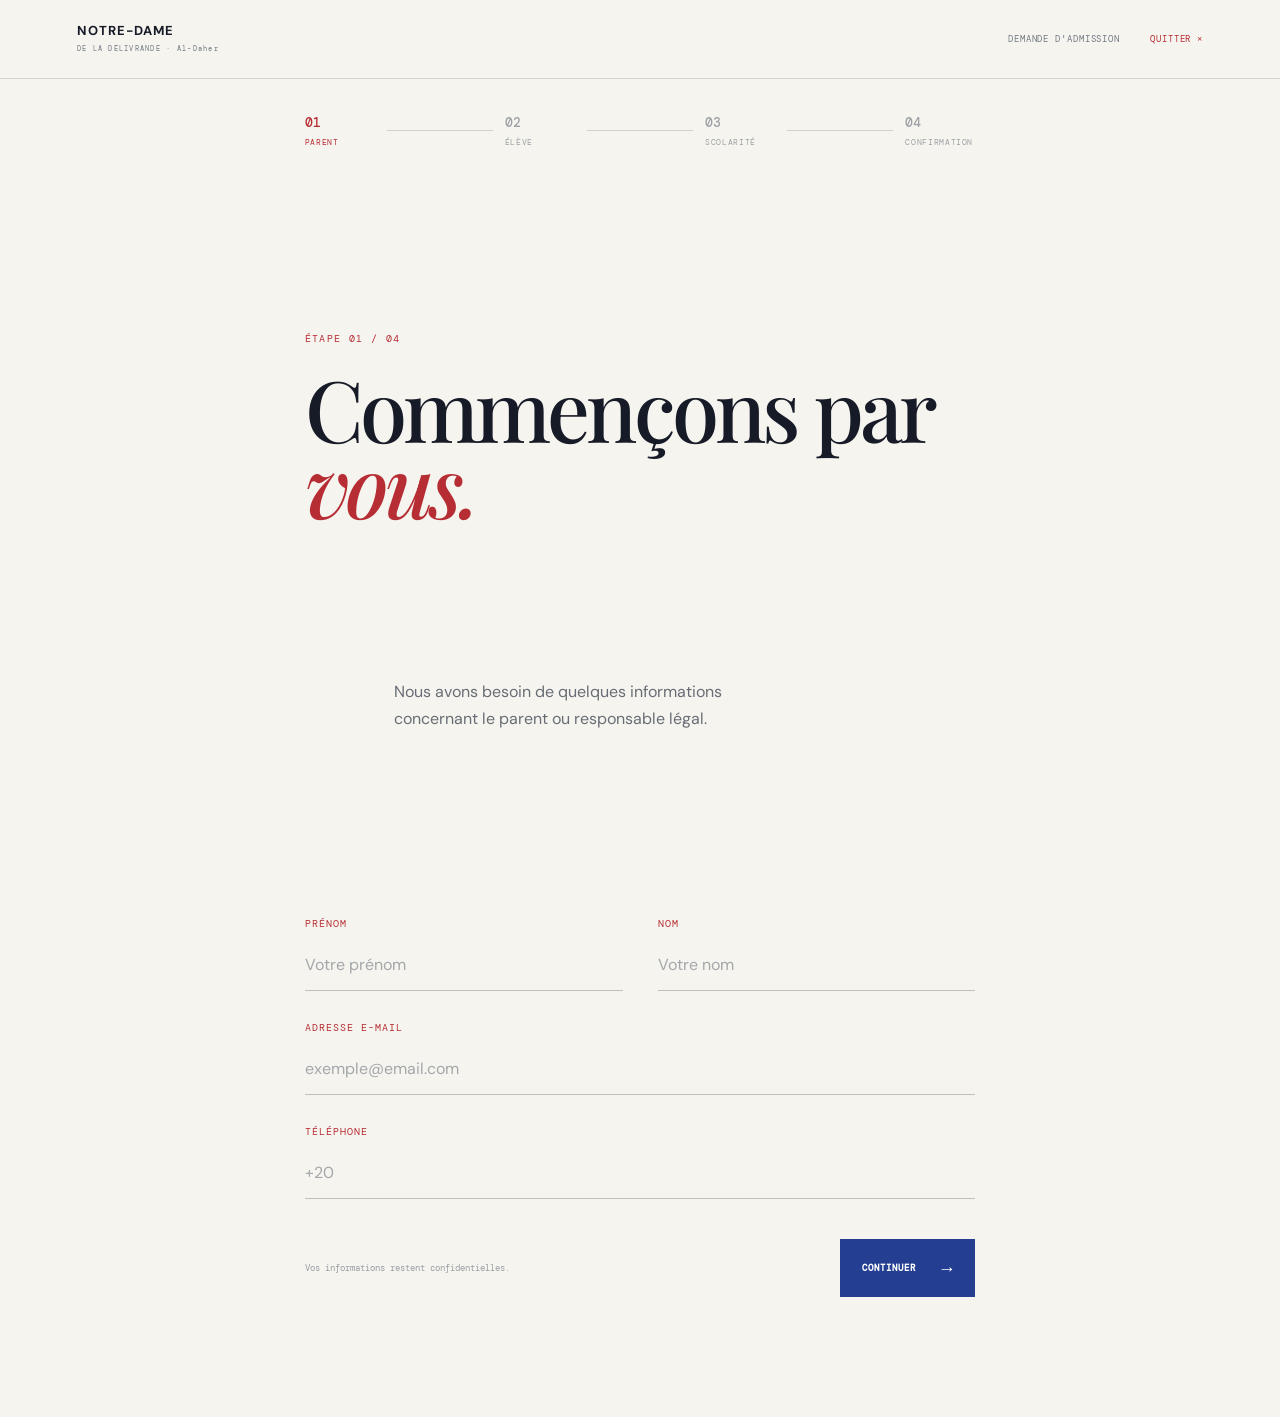
<file: application.html>
<!DOCTYPE html>
<html lang="fr">

<head>

  <meta charset="UTF-8">

  <meta
    name="viewport"
    content="width=device-width, initial-scale=1.0"
  >

  <title>
    Demande d'admission — Notre-Dame
  </title>


  <link
    href="https://fonts.googleapis.com/css2?family=DM+Mono:wght@400;500&family=DM+Sans:wght@400;500;600;700&family=Playfair+Display:wght@500;600&display=swap"
    rel="stylesheet"
  >

  <link
    rel="stylesheet"
    href="style.css"
  >

</head>


<body class="application-page">


  <!-- ================= HEADER ================= -->

  <header class="application-header">


    <a
      href="index.html"
      class="application-brand"
    >

      <span>
        NOTRE-DAME
      </span>

      <small>
        DE LA DÉLIVRANDE · Al-Daher
      </small>

    </a>


    <div class="application-header-right">

      <span>
        DEMANDE D'ADMISSION
      </span>

      <a href="admission.html">
        QUITTER ×
      </a>

    </div>

  </header>



  <!-- ================= PROGRESS ================= -->

  <div class="application-progress">

    <div class="progress-step active">

      <span>
        01
      </span>

      <small>
        PARENT
      </small>

    </div>


    <div class="progress-line"></div>


    <div class="progress-step">

      <span>
        02
      </span>

      <small>
        ÉLÈVE
      </small>

    </div>


    <div class="progress-line"></div>


    <div class="progress-step">

      <span>
        03
      </span>

      <small>
        SCOLARITÉ
      </small>

    </div>


    <div class="progress-line"></div>


    <div class="progress-step">

      <span>
        04
      </span>

      <small>
        CONFIRMATION
      </small>

    </div>

  </div>



  <!-- ================= APPLICATION ================= -->

  <main class="application-main">


    <!-- STEP 1 -->

    <section
      class="application-step-content active"
      data-step="1"
    >

      <p class="application-kicker">
        ÉTAPE 01 / 04
      </p>


      <h1>
        Commençons par<br>
        <i>vous.</i>
      </h1>


      <p class="application-intro">

        Nous avons besoin de quelques informations
        concernant le parent ou responsable légal.

      </p>


      <form class="application-form">


        <div class="form-row">


          <div class="form-group">

            <label for="parent-first-name">
              Prénom
            </label>

            <input
              id="parent-first-name"
              name="parentFirstName"
              type="text"
              placeholder="Votre prénom"
              required
            >

          </div>


          <div class="form-group">

            <label for="parent-last-name">
              Nom
            </label>

            <input
              id="parent-last-name"
              name="parentLastName"
              type="text"
              placeholder="Votre nom"
              required
            >

          </div>

        </div>


        <div class="form-group">

          <label for="parent-email">
            Adresse e-mail
          </label>

          <input
            id="parent-email"
            name="parentEmail"
            type="email"
            placeholder="exemple@email.com"
            required
          >

        </div>


        <div class="form-group">

          <label for="parent-phone">
            Téléphone
          </label>

          <input
            id="parent-phone"
            name="parentPhone"
            type="tel"
            placeholder="+20"
            required
          >

        </div>


        <div class="form-actions">

          <span>
            Vos informations restent confidentielles.
          </span>

          <button
            type="button"
            class="next-button"
            data-next="2"
          >

            CONTINUER

            <b>
              →
            </b>

          </button>

        </div>


      </form>

    </section>



    <!-- STEP 2 -->

    <section
      class="application-step-content"
      data-step="2"
    >

      <p class="application-kicker">
        ÉTAPE 02 / 04
      </p>


      <h1>
        Parlons de<br>
        <i>l'élève.</i>
      </h1>


      <p class="application-intro">

        Quelques informations nous permettront
        de mieux comprendre votre demande.

      </p>


      <form class="application-form">


        <div class="form-row">


          <div class="form-group">

            <label for="student-first-name">
              Prénom
            </label>

            <input
              id="student-first-name"
              type="text"
              placeholder="Prénom de l'élève"
              required
            >

          </div>


          <div class="form-group">

            <label for="student-last-name">
              Nom
            </label>

            <input
              id="student-last-name"
              type="text"
              placeholder="Nom de l'élève"
              required
            >

          </div>

        </div>


        <div class="form-row">


          <div class="form-group">

            <label for="birth-date">
              Date de naissance
            </label>

            <input
              id="birth-date"
              type="date"
              required
            >

          </div>


          <div class="form-group">

            <label for="gender">
              Sexe
            </label>

            <select
              id="gender"
              required
            >

              <option value="">
                Sélectionner
              </option>

              <option value="female">
                Fille
              </option>

              <option value="male">
                Garçon
              </option>

            </select>

          </div>

        </div>


        <div class="form-actions">

          <button
            type="button"
            class="back-button"
            data-back="1"
          >

            ← RETOUR

          </button>


          <button
            type="button"
            class="next-button"
            data-next="3"
          >

            CONTINUER

            <b>
              →
            </b>

          </button>

        </div>


      </form>

    </section>



    <!-- STEP 3 -->

    <section
      class="application-step-content"
      data-step="3"
    >

      <p class="application-kicker">
        ÉTAPE 03 / 04
      </p>


      <h1>
        Choisissez<br>
        <i>votre parcours.</i>
      </h1>


      <p class="application-intro">

        Sélectionnez le cycle scolaire
        correspondant à votre demande.

      </p>


      <form class="application-form">


        <div class="cycle-selection">


          <label class="cycle-option">

            <input
              type="radio"
              name="cycle"
              value="maternelle"
              required
            >

            <span>

              <strong>
                01
              </strong>

              <b>
                Maternelle
              </b>

              <small>
                Petite · Moyenne · Grande section
              </small>

            </span>

            <i>
              →
            </i>

          </label>


          <label class="cycle-option">

            <input
              type="radio"
              name="cycle"
              value="primaire"
            >

            <span>

              <strong>
                02
              </strong>

              <b>
                Primaire
              </b>

              <small>
                Cycle primaire
              </small>

            </span>

            <i>
              →
            </i>

          </label>


          <label class="cycle-option">

            <input
              type="radio"
              name="cycle"
              value="college"
            >

            <span>

              <strong>
                03
              </strong>

              <b>
                Collège
              </b>

              <small>
                Enseignement secondaire
              </small>

            </span>

            <i>
              →
            </i>

          </label>


          <label class="cycle-option">

            <input
              type="radio"
              name="cycle"
              value="lycee"
            >

            <span>

              <strong>
                04
              </strong>

              <b>
                Lycée
              </b>

              <small>
                Enseignement secondaire
              </small>

            </span>

            <i>
              →
            </i>

          </label>

        </div>


        <div class="form-actions">

          <button
            type="button"
            class="back-button"
            data-back="2"
          >

            ← RETOUR

          </button>


          <button
            type="button"
            class="next-button"
            data-next="4"
          >

            CONTINUER

            <b>
              →
            </b>

          </button>

        </div>


      </form>

    </section>



    <!-- STEP 4 -->

    <section
      class="application-step-content"
      data-step="4"
    >

      <p class="application-kicker">
        ÉTAPE 04 / 04
      </p>


      <h1>
        Vérifiez votre<br>
        <i>demande.</i>
      </h1>


      <p class="application-intro">

        Merci de vérifier les informations
        avant de transmettre votre demande.

      </p>


      <div class="review-box">


        <div>

          <span>
            PARENT
          </span>

          <strong id="review-parent">
            —
          </strong>

        </div>


        <div>

          <span>
            EMAIL
          </span>

          <strong id="review-email">
            —
          </strong>

        </div>


        <div>

          <span>
            ÉLÈVE
          </span>

          <strong id="review-student">
            —
          </strong>

        </div>


        <div>

          <span>
            CYCLE
          </span>

          <strong id="review-cycle">
            —
          </strong>

        </div>

      </div>


      <div class="form-actions">


        <button
          type="button"
          class="back-button"
          data-back="3"
        >

          ← RETOUR

        </button>


        <button
          type="button"
          class="submit-button"
          id="submitApplication"
        >

          ENVOYER LA DEMANDE

          <b>
            →
          </b>

        </button>


      </div>

    </section>



    <!-- SUCCESS -->

    <section
      class="application-success"
      id="applicationSuccess"
    >

      <div class="success-symbol">
        ✓
      </div>


      <p class="application-kicker">
        DEMANDE ENVOYÉE
      </p>


      <h1>
        Merci pour<br>
        votre <i>confiance.</i>
      </h1>


      <p>

        Votre demande d'admission a bien été
        enregistrée.

        Notre équipe prendra contact avec vous
        prochainement.

      </p>


      <a
        href="index.html"
        class="return-home"
      >

        RETOUR À L'ACCUEIL

        <span>
          →
        </span>

      </a>

    </section>

  </main>



  <script src="script.js"></script>

</body>

</html>
</file>
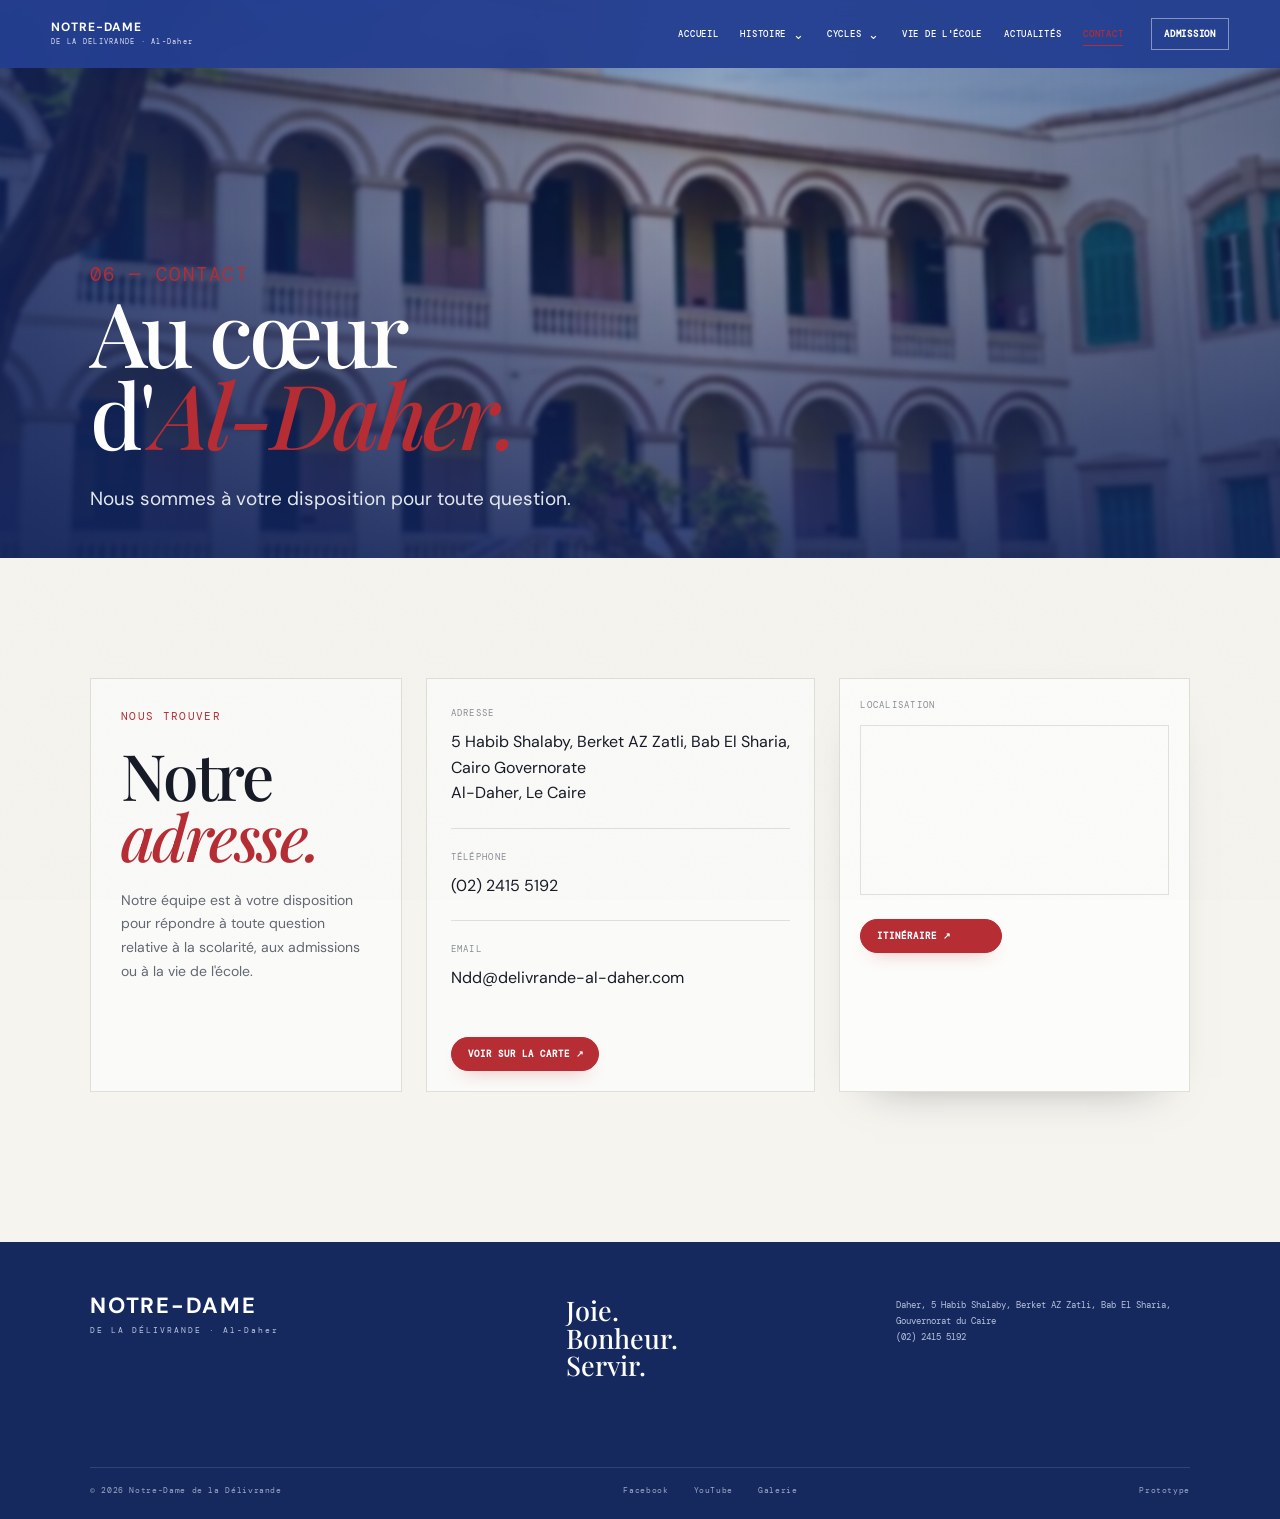
<file: contact.html>
<!DOCTYPE html>
<html lang="fr">
<head>
  <meta charset="UTF-8">
  <meta name="viewport" content="width=device-width, initial-scale=1.0">
  <meta name="description" content="Notre-Dame de la Délivrande — Al-Daher.">
  <title>Contact — Notre-Dame de la Délivrande</title>
  <link rel="preconnect" href="https://fonts.googleapis.com">
  <link rel="preconnect" href="https://fonts.gstatic.com" crossorigin>
  <link href="https://fonts.googleapis.com/css2?family=DM+Mono:wght@400;500&family=DM+Sans:wght@400;500;600;700&family=Playfair+Display:wght@500;600&display=swap" rel="stylesheet">
  <link rel="stylesheet" href="style.css">
</head>
<body class="inner-page">
  <div class="loader" id="loader">
    <div class="loader-inner">
      <div class="school-logo"><img src="images/notre_dame_school_logo.jpg" alt="Notre-Dame de la Délivrande logo"></div>
      <div class="school-name">NOTRE-DAME DE LA DÉLIVRANDE</div>
      <strong>Al-Daher</strong>
      <div class="loader-line"><i></i></div>
      <small>DEPUIS 1921 · LE CAIRE</small>
    </div>
  </div>

  <div class="progress" id="progress"></div>
  <div class="grain"></div>
  <div class="cursor" id="cursor"><span></span></div>

  <div id="header-container"></div>


<main class="inner-main">
<section class="page-hero image-hero">
  <div class="page-hero-media" data-parallax>
    <img src="images/notre_dame_school_courtyard.jpg" alt="Notre-Dame de la Délivrande — Al-Daher">
    <div class="page-hero-shade"></div>
  </div>
  <div><p class="kicker">06 — Contact</p><h1>Au cœur<br>d'<i>Al-Daher.</i></h1><p>Nous sommes à votre disposition pour toute question.</p></div></section>
<section class="contact section-light">
  <div class="contact-grid">
    <div><p class="kicker">Nous trouver</p><h2>Notre<br><i>adresse.</i></h2><p class="contact-intro">Notre équipe est à votre disposition pour répondre à toute question relative à la scolarité, aux admissions ou à la vie de l'école.</p></div>
    <div class="contact-details">
      <div><span>ADRESSE</span><p>5 Habib Shalaby, Berket AZ Zatli, Bab El Sharia, Cairo Governorate<br>Al-Daher, Le Caire</p></div>
      <div><span>TÉLÉPHONE</span><p>(02) 2415 5192</p></div>
      <div><span>EMAIL</span><p>Ndd@delivrande-al-daher.com</p></div>
      <a class="map-link" href="https://maps.app.goo.gl/GhR25tHaHwhD3ti56" target="_blank" rel="noopener noreferrer">Voir sur la carte ↗</a>
    </div>
    <div class="contact-map">
      <span class="contact-map-label">LOCALISATION</span>
      <div class="contact-map-frame">
        <iframe src="https://www.google.com/maps?q=15+Rue+El+Khartoum,+Al-Daher,+Cairo,+Egypt&output=embed" loading="lazy" referrerpolicy="no-referrer-when-downgrade" title="Localisation de Notre-Dame de la Délivrande"></iframe>
      </div>
      <a class="contact-map-link" href="https://maps.app.goo.gl/svdqUahUxpLAPBd28" target="_blank" rel="noopener noreferrer">Itinéraire ↗</a>
    </div>
  </div>
</section>
</main>

  <footer>
    <div class="footer-top">
      <div class="footer-brand"><span>NOTRE-DAME</span><em>DE LA DÉLIVRANDE · Al-Daher</em></div>
      <div class="footer-tag">Joie.<br>Bonheur.<br>Servir.</div>
      <div class="footer-address">Daher, 5 Habib Shalaby, Berket AZ Zatli, Bab El Sharia, Gouvernorat du Caire<br>(02) 2415 5192</div>
    </div>
    <div class="footer-bottom">
      <span>© 2026 Notre-Dame de la Délivrande</span>
      <div><a href="https://www.facebook.com/p/Notre-Dame-De-la-Delivrande-Daher--100064129893744/">Facebook</a><a href="#">YouTube</a><a href="vie.html">Galerie</a></div>
      <span>Prototype</span>
    </div>
  </footer>
  <script src="script.js"></script>
</body>
</html>
</file>
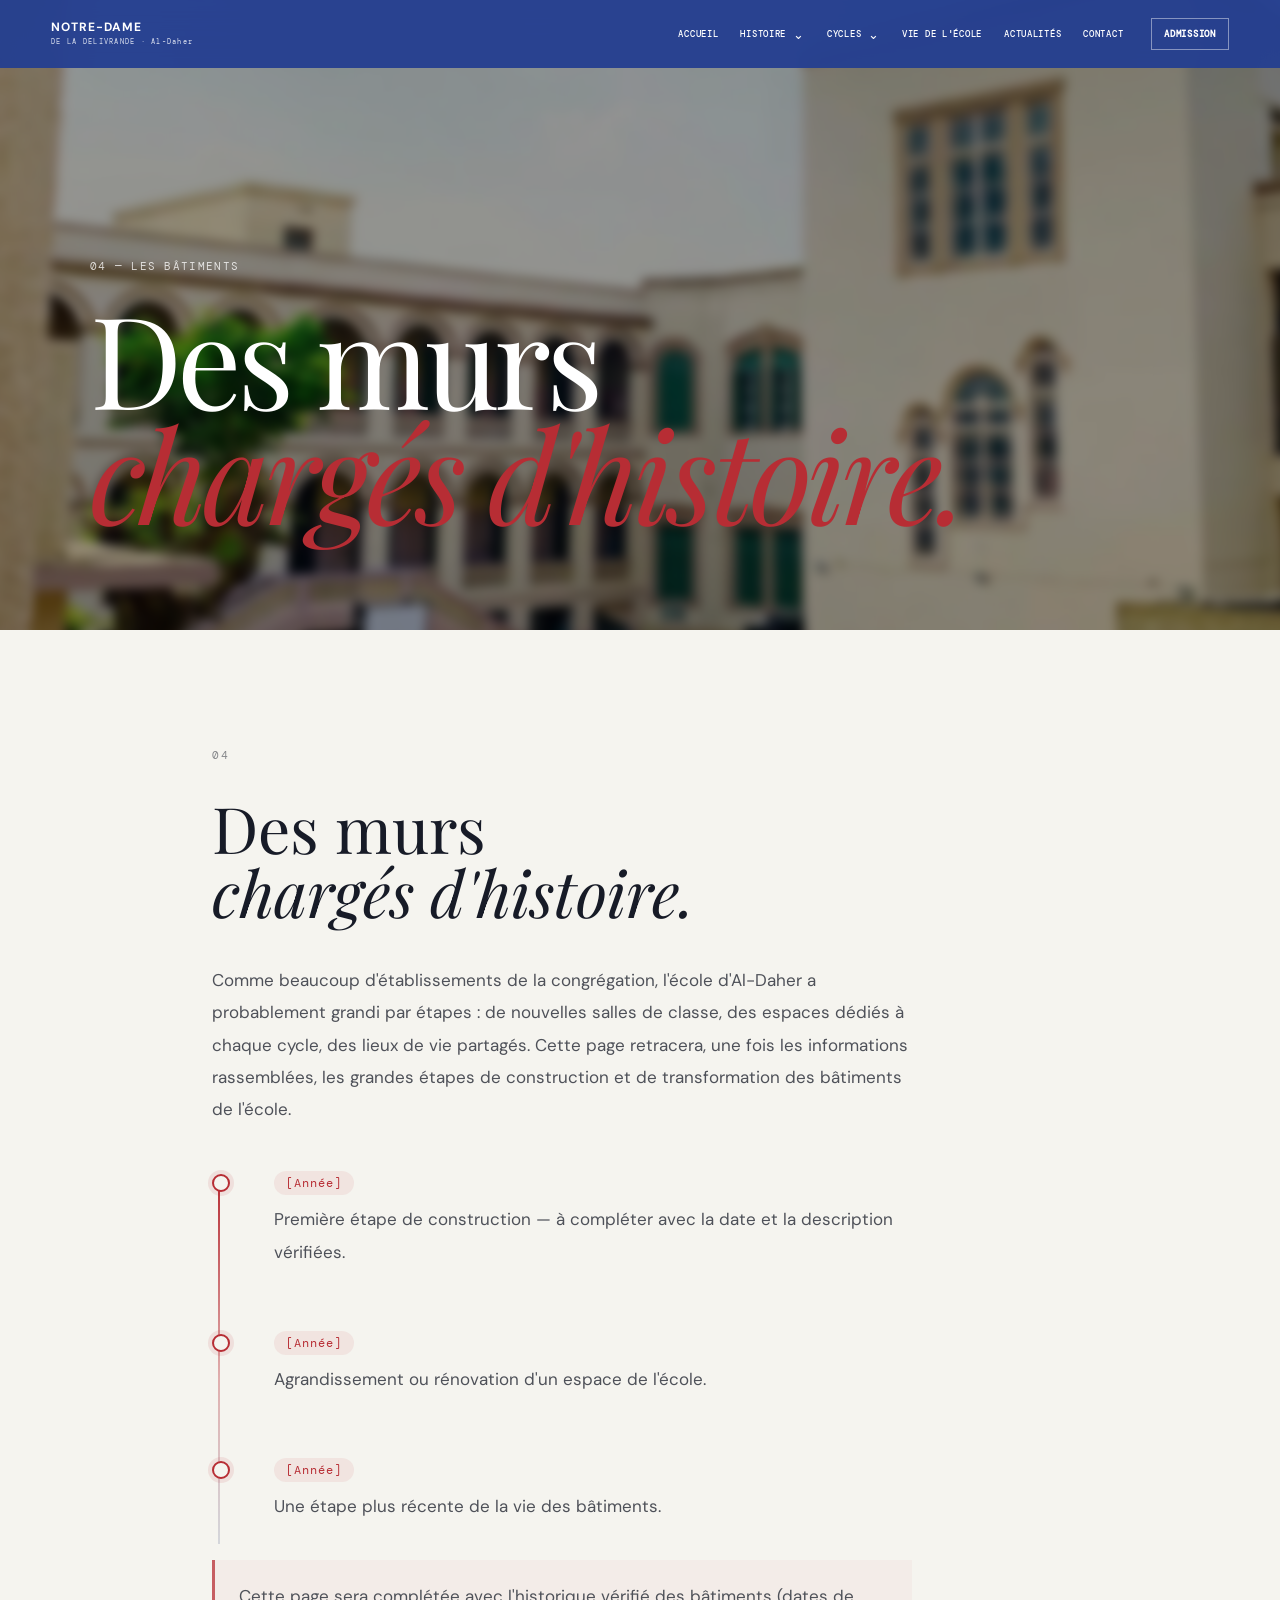
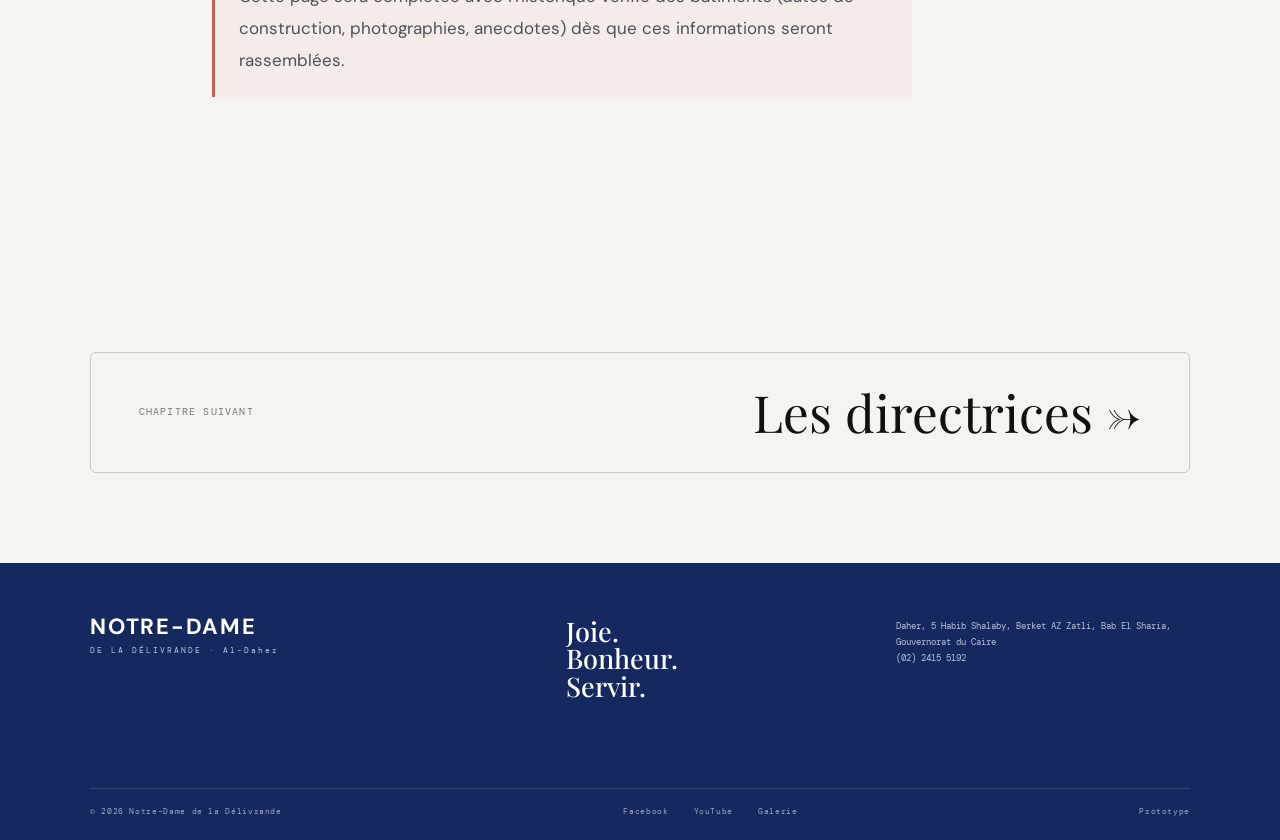
<file: histoire-batiments.html>
<!DOCTYPE html>
<html lang="fr">

<head>

    <meta charset="UTF-8">

    <meta name="viewport" content="width=device-width, initial-scale=1.0">

    <meta name="description" content="Les bâtiments de Notre-Dame de la Délivrande à Al-Daher.">

    <title>Les bâtiments — Notre-Dame de la Délivrande</title>

    <link rel="preconnect" href="https://fonts.googleapis.com">

    <link rel="preconnect" href="https://fonts.gstatic.com" crossorigin>

    <link
        href="https://fonts.googleapis.com/css2?family=DM+Mono:wght@300;400&family=DM+Sans:wght@400;500;600&family=Playfair+Display:ital,wght@0,400;0,500;1,400;1,500&display=swap"
        rel="stylesheet">

    <link rel="stylesheet" href="style.css">

</head>


<body class="inner-page history-detail-page">


    <!-- =====================================================
         LOADER
    ====================================================== -->

    <div id="loader-container"></div>


    <!-- =====================================================
         HEADER
    ====================================================== -->

    <div id="header-container"></div>


    <main>


        <!-- =====================================================
             HERO
        ====================================================== -->

        <section class="page-hero light-page history-detail-hero">

            <div>

                <span class="kicker">
                    04 — Les bâtiments
                </span>

                <h1>
                    Des murs<br>
                    <i>chargés d'histoire.</i>
                </h1>

            </div>

        </section>


        <!-- =====================================================
             STORY
        ====================================================== -->

        <section class="history-story section-light">

            <div class="history-story-content">

                <span class="story-number">
                    04
                </span>

                <h2>
                    Des murs<br>
                    <i>chargés d'histoire.</i>
                </h2>

                <p>
                    Comme beaucoup d'établissements de la
                    congrégation, l'école d'Al-Daher a
                    probablement grandi par étapes : de
                    nouvelles salles de classe, des espaces
                    dédiés à chaque cycle, des lieux de vie
                    partagés. Cette page retracera, une fois
                    les informations rassemblées, les grandes
                    étapes de construction et de transformation
                    des bâtiments de l'école.
                </p>

                <div class="history-timeline">

                    <div class="history-timeline-item">
                        <span class="history-timeline-year">[Année]</span>
                        <p class="history-timeline-text">
                            Première étape de construction —
                            à compléter avec la date et la
                            description vérifiées.
                        </p>
                    </div>

                    <div class="history-timeline-item">
                        <span class="history-timeline-year">[Année]</span>
                        <p class="history-timeline-text">
                            Agrandissement ou rénovation d'un
                            espace de l'école.
                        </p>
                    </div>

                    <div class="history-timeline-item">
                        <span class="history-timeline-year">[Année]</span>
                        <p class="history-timeline-text">
                            Une étape plus récente de la vie
                            des bâtiments.
                        </p>
                    </div>

                </div>

                <p class="history-placeholder-note">
                    Cette page sera complétée avec l'historique
                    vérifié des bâtiments (dates de construction,
                    photographies, anecdotes) dès que ces
                    informations seront rassemblées.
                </p>

            </div>

        </section>


        <!-- =====================================================
             NEXT CHAPTER
        ====================================================== -->

        <section class="history-next section-dark">

            <a href="histoire-directrices.html">

                <span>
                    CHAPITRE SUIVANT
                </span>

                <strong>
                    Les directrices →
                </strong>

            </a>

        </section>


    </main>


    <!-- =====================================================
         FOOTER
    ====================================================== -->

    <div id="footer-container"></div>


    <script src="script.js"></script>

</body>

</html>
</file>
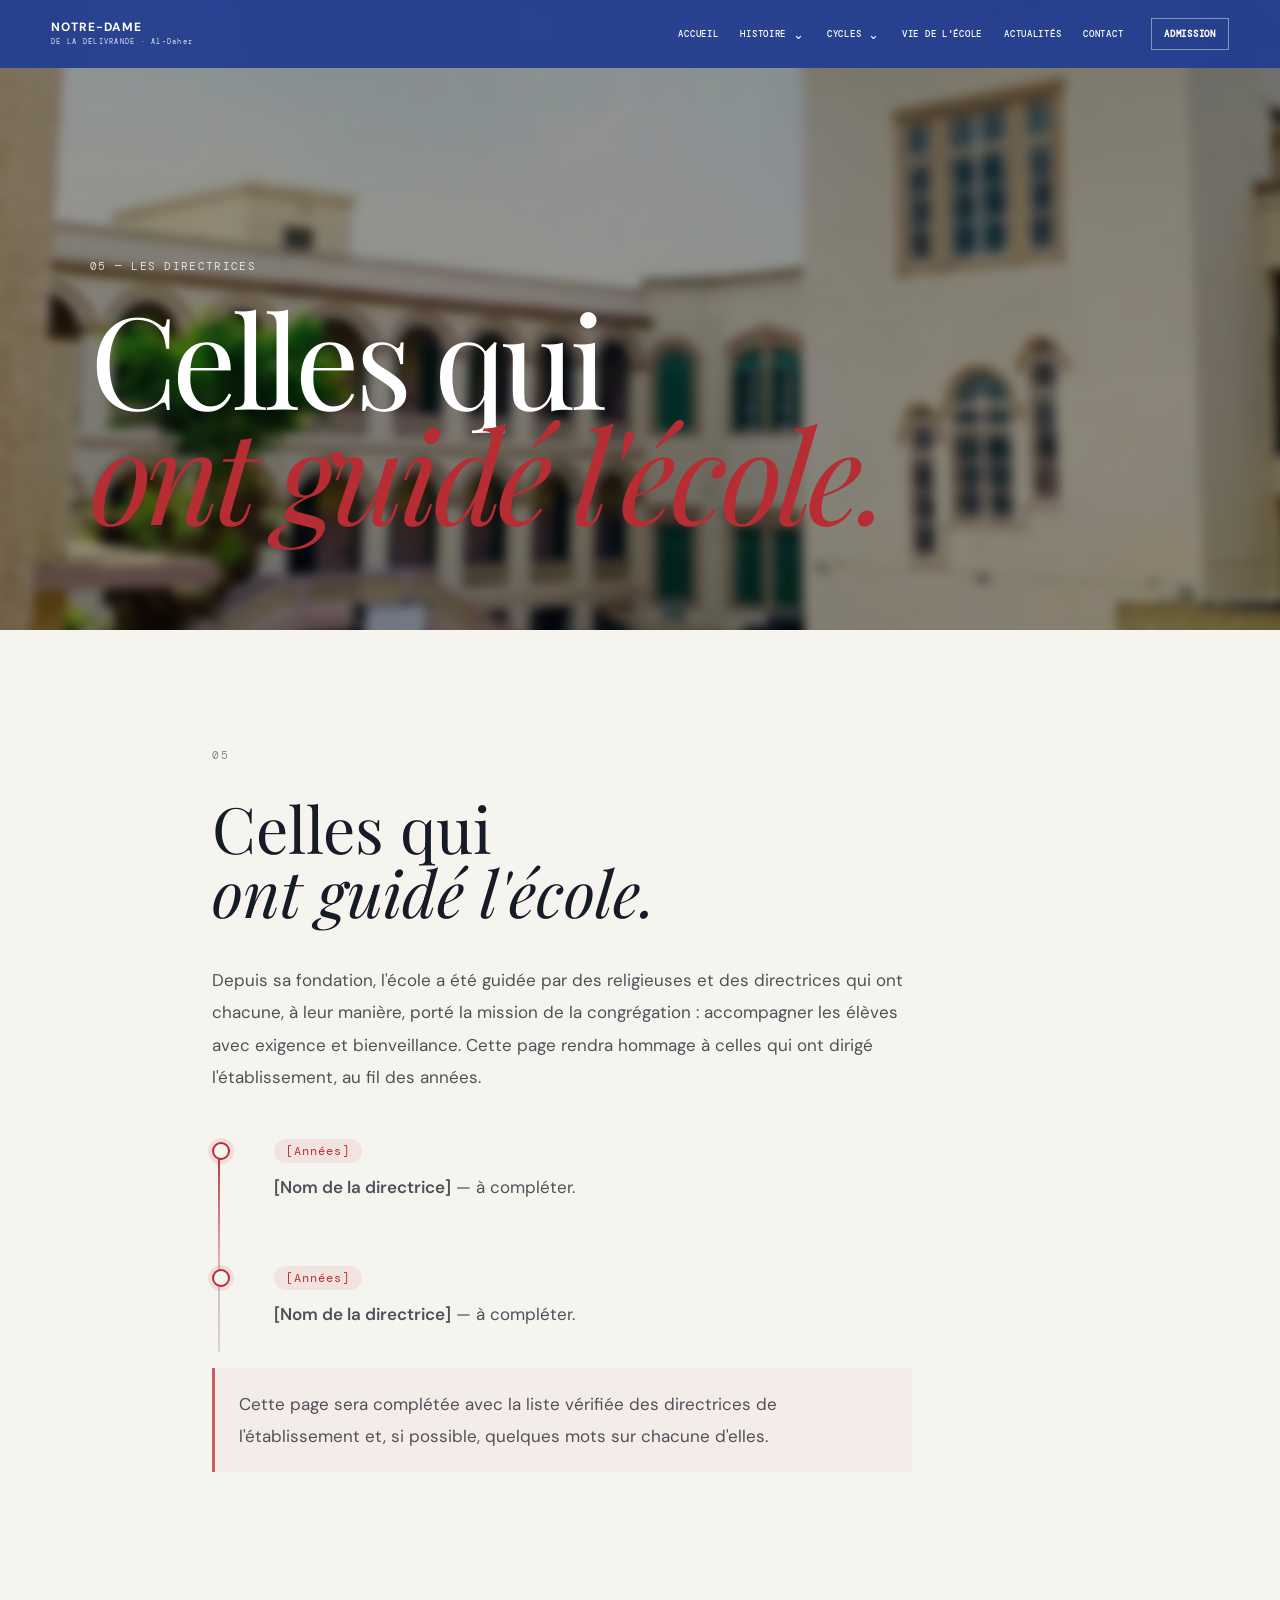
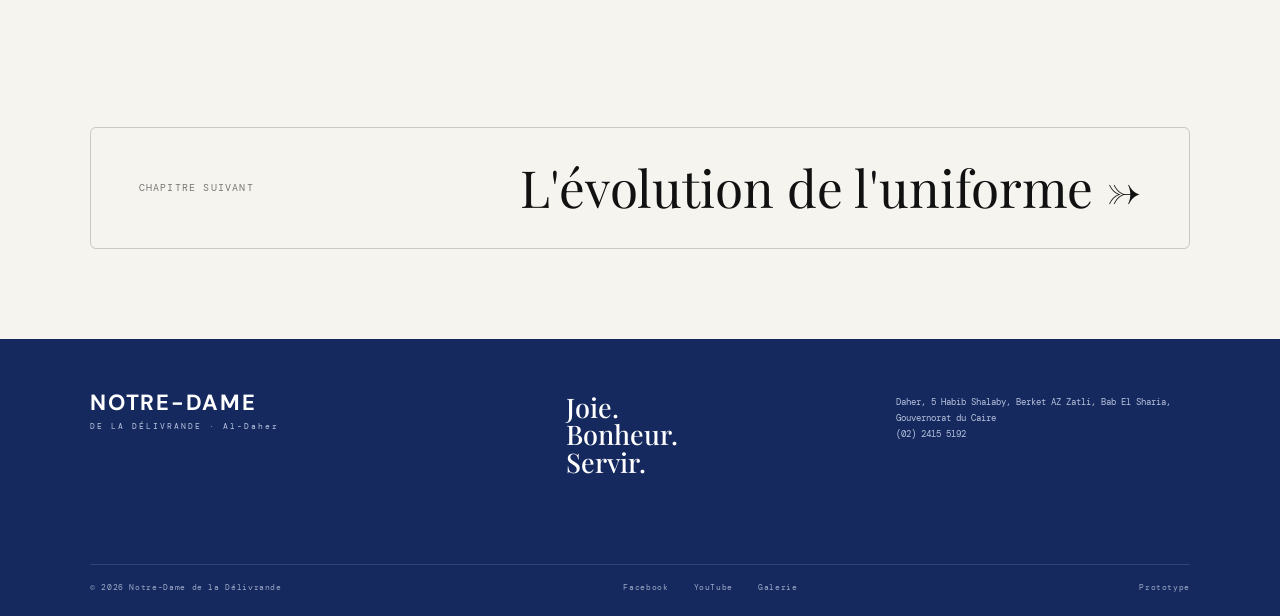
<file: histoire-directrices.html>
<!DOCTYPE html>
<html lang="fr">

<head>

    <meta charset="UTF-8">

    <meta name="viewport" content="width=device-width, initial-scale=1.0">

    <meta name="description" content="Les directrices de Notre-Dame de la Délivrande à Al-Daher.">

    <title>Les directrices — Notre-Dame de la Délivrande</title>

    <link rel="preconnect" href="https://fonts.googleapis.com">

    <link rel="preconnect" href="https://fonts.gstatic.com" crossorigin>

    <link
        href="https://fonts.googleapis.com/css2?family=DM+Mono:wght@300;400&family=DM+Sans:wght@400;500;600&family=Playfair+Display:ital,wght@0,400;0,500;1,400;1,500&display=swap"
        rel="stylesheet">

    <link rel="stylesheet" href="style.css">

</head>


<body class="inner-page history-detail-page">


    <!-- =====================================================
         LOADER
    ====================================================== -->

    <div id="loader-container"></div>


    <!-- =====================================================
         HEADER
    ====================================================== -->

    <div id="header-container"></div>


    <main>


        <!-- =====================================================
             HERO
        ====================================================== -->

        <section class="page-hero light-page history-detail-hero">

            <div>

                <span class="kicker">
                    05 — Les directrices
                </span>

                <h1>
                    Celles qui<br>
                    <i>ont guidé l'école.</i>
                </h1>

            </div>

        </section>


        <!-- =====================================================
             STORY
        ====================================================== -->

        <section class="history-story section-light">

            <div class="history-story-content">

                <span class="story-number">
                    05
                </span>

                <h2>
                    Celles qui<br>
                    <i>ont guidé l'école.</i>
                </h2>

                <p>
                    Depuis sa fondation, l'école a été guidée
                    par des religieuses et des directrices qui
                    ont chacune, à leur manière, porté la
                    mission de la congrégation : accompagner
                    les élèves avec exigence et bienveillance.
                    Cette page rendra hommage à celles qui ont
                    dirigé l'établissement, au fil des années.
                </p>

                <div class="history-timeline">

                    <div class="history-timeline-item">
                        <span class="history-timeline-year">[Années]</span>
                        <p class="history-timeline-text">
                            <strong>[Nom de la directrice]</strong>
                            — à compléter.
                        </p>
                    </div>

                    <div class="history-timeline-item">
                        <span class="history-timeline-year">[Années]</span>
                        <p class="history-timeline-text">
                            <strong>[Nom de la directrice]</strong>
                            — à compléter.
                        </p>
                    </div>

                </div>

                <p class="history-placeholder-note">
                    Cette page sera complétée avec la liste
                    vérifiée des directrices de l'établissement
                    et, si possible, quelques mots sur chacune
                    d'elles.
                </p>

            </div>

        </section>


        <!-- =====================================================
             NEXT CHAPTER
        ====================================================== -->

        <section class="history-next section-dark">

            <a href="histoire-uniformes.html">

                <span>
                    CHAPITRE SUIVANT
                </span>

                <strong>
                    L'évolution de l'uniforme →
                </strong>

            </a>

        </section>


    </main>


    <!-- =====================================================
         FOOTER
    ====================================================== -->

    <div id="footer-container"></div>


    <script src="script.js"></script>

</body>

</html>
</file>
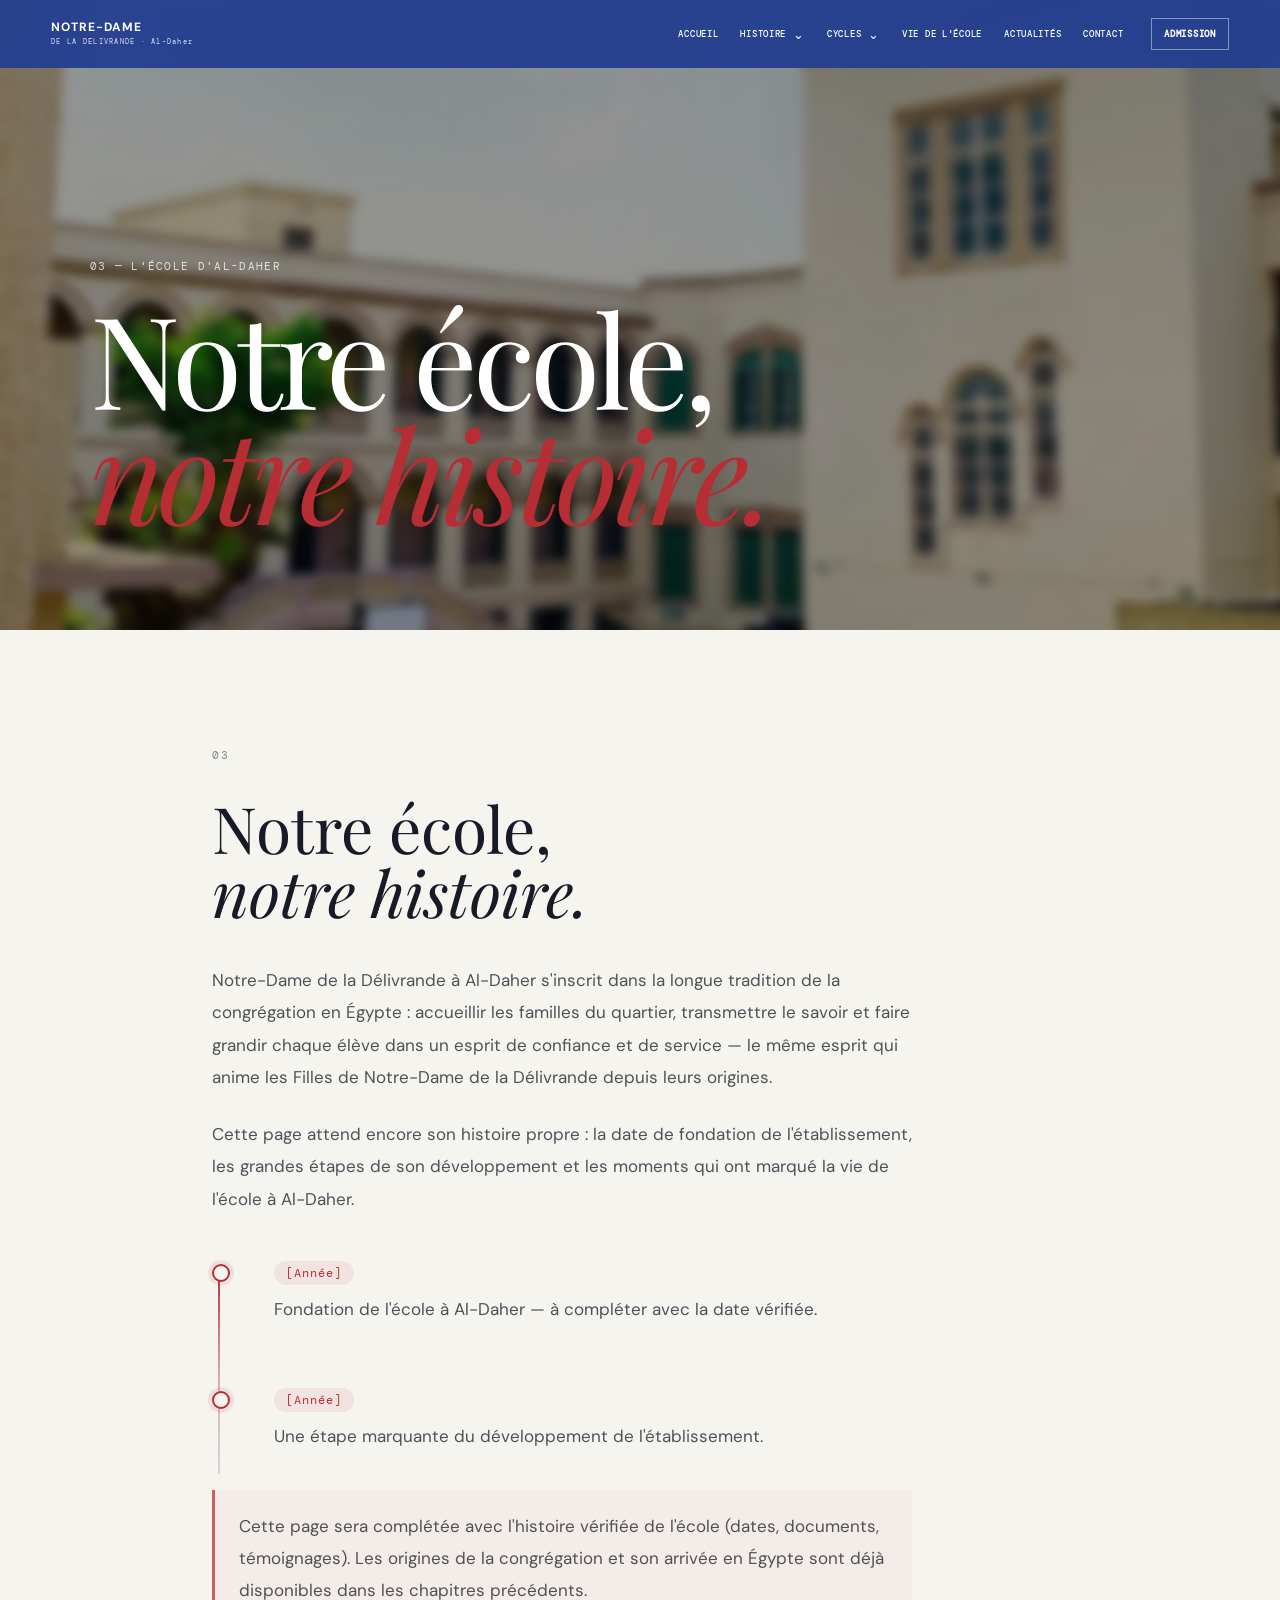
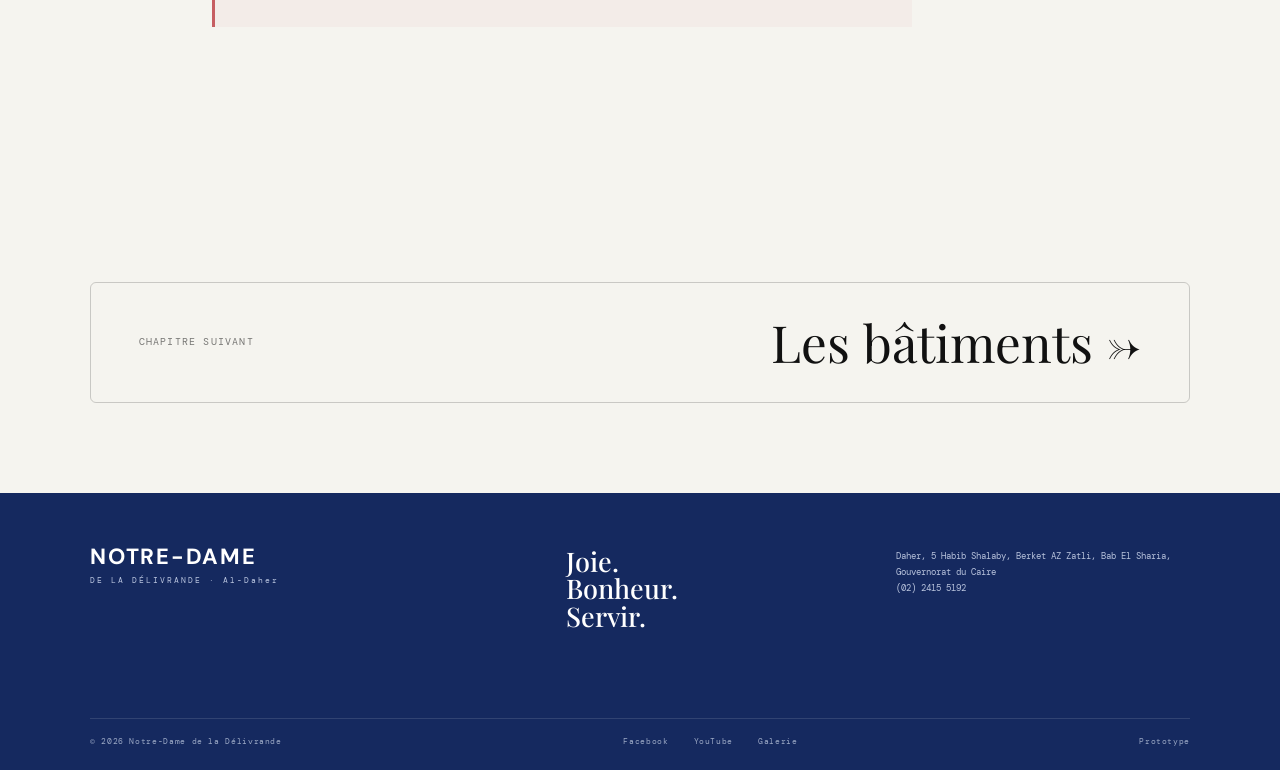
<file: histoire-ecole.html>
<!DOCTYPE html>
<html lang="fr">

<head>

    <meta charset="UTF-8">

    <meta name="viewport" content="width=device-width, initial-scale=1.0">

    <meta name="description" content="L'histoire de l'école Notre-Dame de la Délivrande à Al-Daher.">

    <title>L'école d'Al-Daher — Notre-Dame de la Délivrande</title>

    <link rel="preconnect" href="https://fonts.googleapis.com">

    <link rel="preconnect" href="https://fonts.gstatic.com" crossorigin>

    <link
        href="https://fonts.googleapis.com/css2?family=DM+Mono:wght@300;400&family=DM+Sans:wght@400;500;600&family=Playfair+Display:ital,wght@0,400;0,500;1,400;1,500&display=swap"
        rel="stylesheet">

    <link rel="stylesheet" href="style.css">

</head>


<body class="inner-page history-detail-page">


    <!-- =====================================================
         LOADER
    ====================================================== -->

    <div id="loader-container"></div>


    <!-- =====================================================
         HEADER
    ====================================================== -->

    <div id="header-container"></div>


    <main>


        <!-- =====================================================
             HERO
        ====================================================== -->

        <section class="page-hero light-page history-detail-hero">

            <div>

                <span class="kicker">
                    03 — L'école d'Al-Daher
                </span>

                <h1>
                    Notre école,<br>
                    <i>notre histoire.</i>
                </h1>

            </div>

        </section>


        <!-- =====================================================
             STORY
        ====================================================== -->

        <section class="history-story section-light">

            <div class="history-story-content">

                <span class="story-number">
                    03
                </span>

                <h2>
                    Notre école,<br>
                    <i>notre histoire.</i>
                </h2>

                <p>
                    Notre-Dame de la Délivrande à Al-Daher
                    s'inscrit dans la longue tradition de la
                    congrégation en Égypte : accueillir les
                    familles du quartier, transmettre le
                    savoir et faire grandir chaque élève dans
                    un esprit de confiance et de service —
                    le même esprit qui anime les Filles de
                    Notre-Dame de la Délivrande depuis leurs
                    origines.
                </p>

                <p>
                    Cette page attend encore son histoire
                    propre : la date de fondation de
                    l'établissement, les grandes étapes de
                    son développement et les moments qui ont
                    marqué la vie de l'école à Al-Daher.
                </p>

                <div class="history-timeline">

                    <div class="history-timeline-item">
                        <span class="history-timeline-year">[Année]</span>
                        <p class="history-timeline-text">
                            Fondation de l'école à Al-Daher —
                            à compléter avec la date vérifiée.
                        </p>
                    </div>

                    <div class="history-timeline-item">
                        <span class="history-timeline-year">[Année]</span>
                        <p class="history-timeline-text">
                            Une étape marquante du
                            développement de l'établissement.
                        </p>
                    </div>

                </div>

                <p class="history-placeholder-note">
                    Cette page sera complétée avec l'histoire
                    vérifiée de l'école (dates, documents,
                    témoignages). Les origines de la
                    congrégation et son arrivée en Égypte
                    sont déjà disponibles dans les chapitres
                    précédents.
                </p>

            </div>

        </section>


        <!-- =====================================================
             NEXT CHAPTER
        ====================================================== -->

        <section class="history-next section-dark">

            <a href="histoire-batiments.html">

                <span>
                    CHAPITRE SUIVANT
                </span>

                <strong>
                    Les bâtiments →
                </strong>

            </a>

        </section>


    </main>


    <!-- =====================================================
         FOOTER
    ====================================================== -->

    <div id="footer-container"></div>


    <script src="script.js"></script>

</body>

</html>
</file>
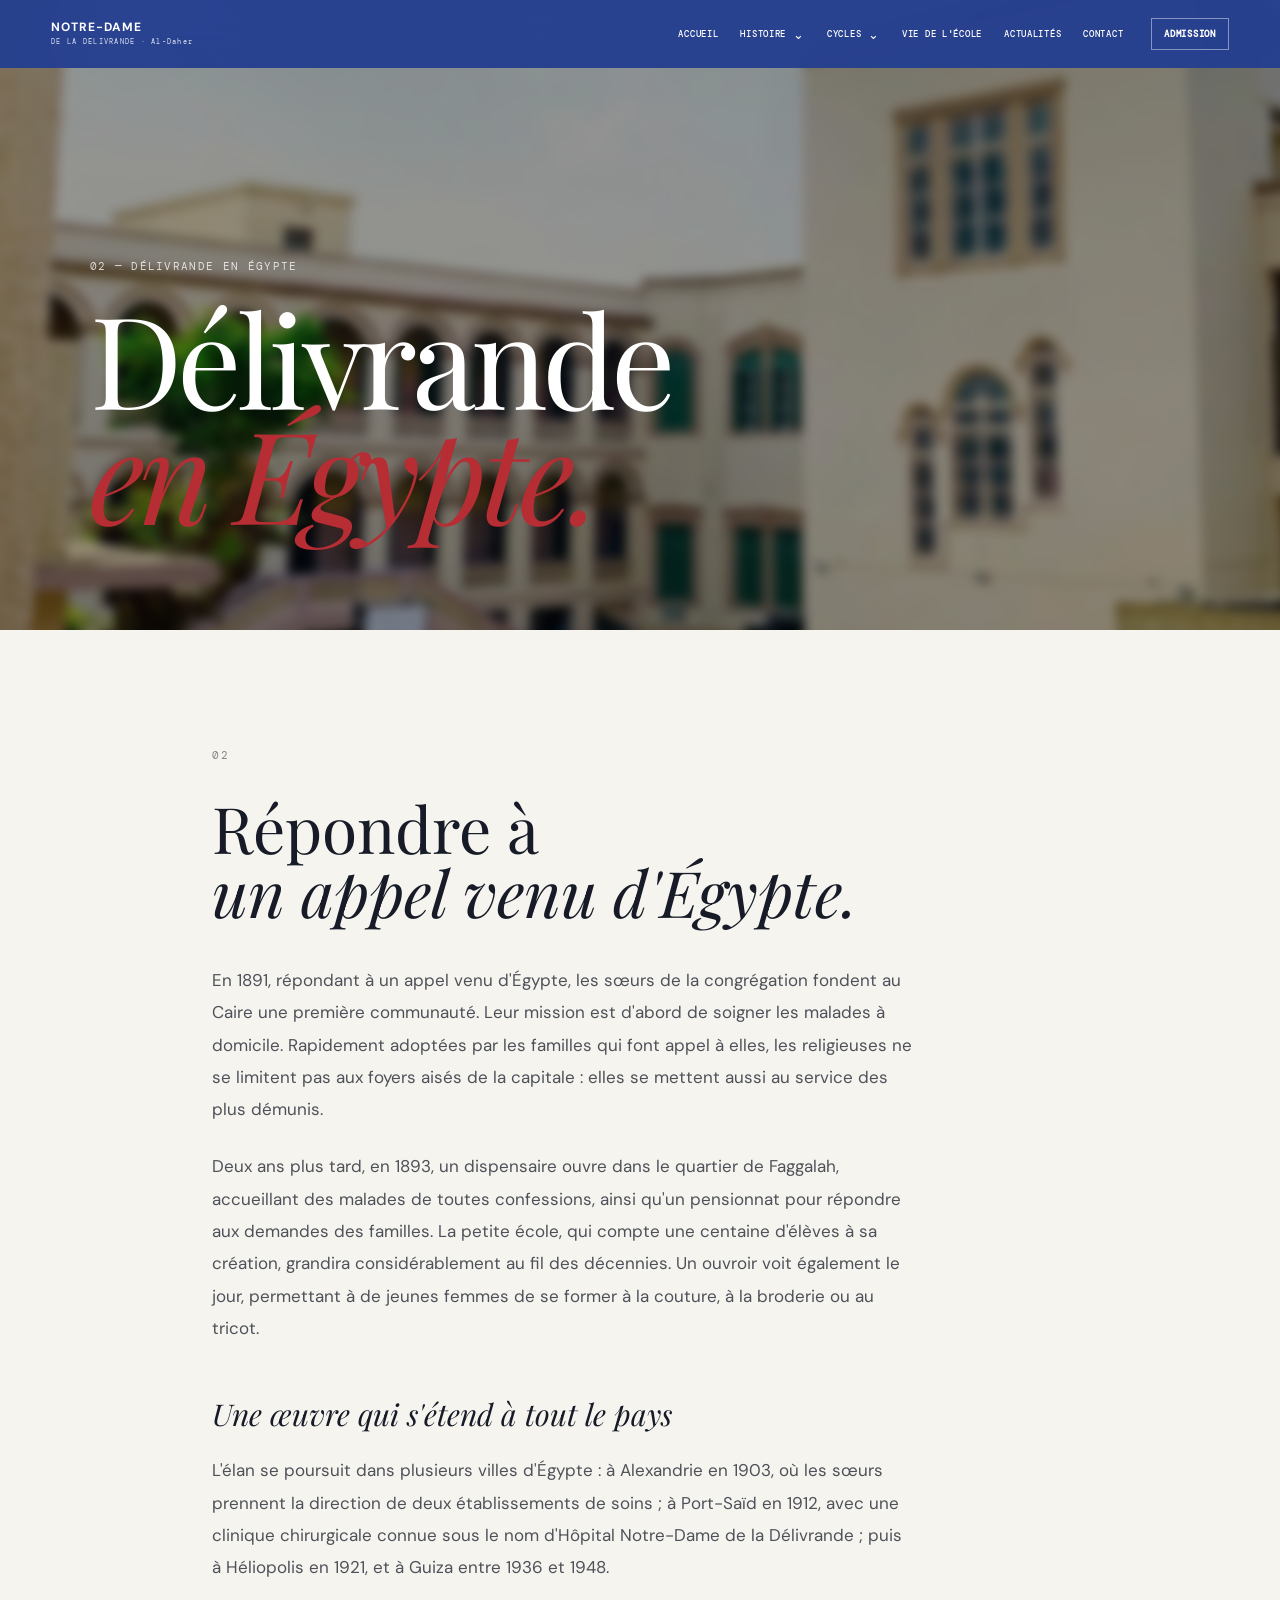
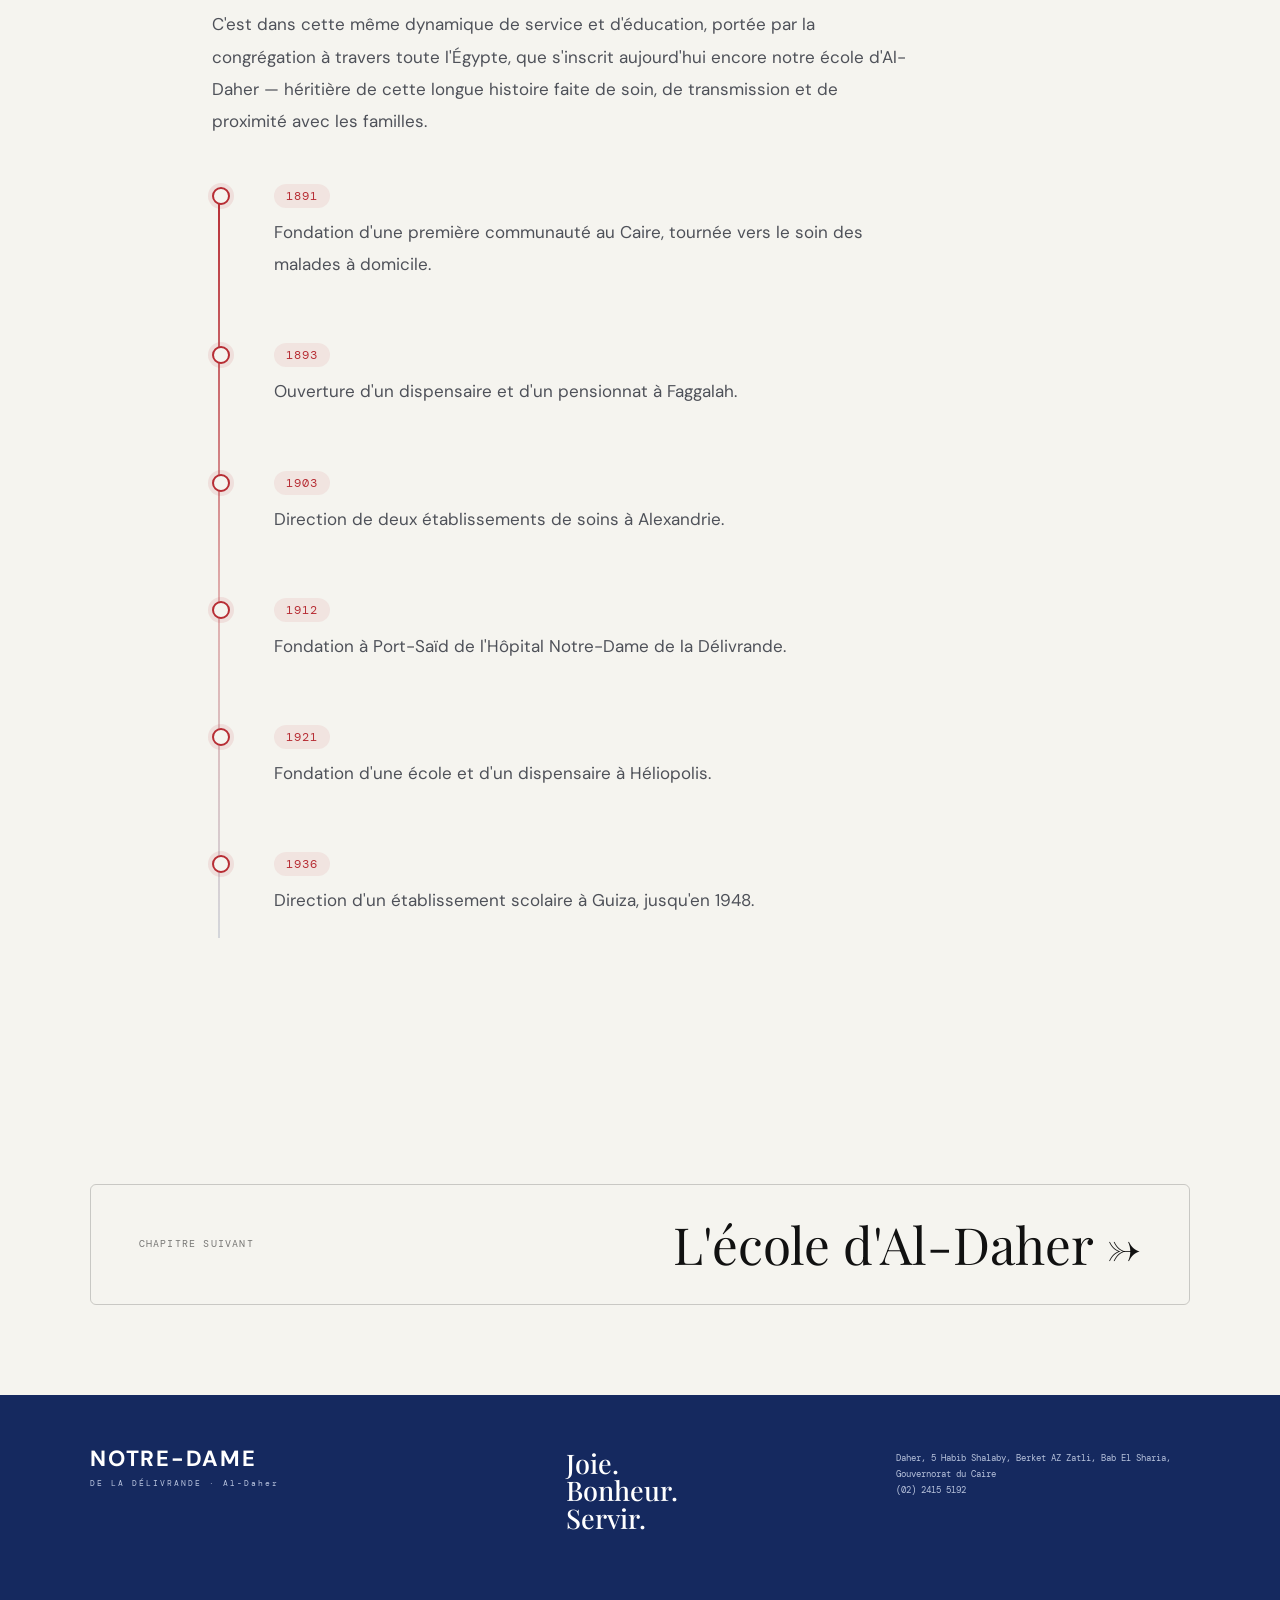
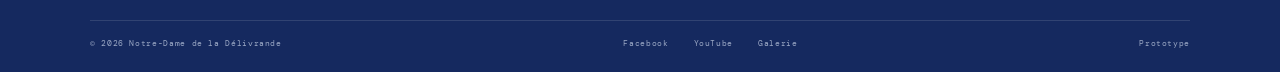
<file: histoire-egypte.html>
<!DOCTYPE html>
<html lang="fr">

<head>

    <meta charset="UTF-8">

    <meta name="viewport" content="width=device-width, initial-scale=1.0">

    <meta name="description" content="Délivrande en Égypte — Notre-Dame de la Délivrande.">

    <title>Délivrande en Égypte — Notre-Dame de la Délivrande</title>

    <link rel="preconnect" href="https://fonts.googleapis.com">

    <link rel="preconnect" href="https://fonts.gstatic.com" crossorigin>

    <link
        href="https://fonts.googleapis.com/css2?family=DM+Mono:wght@300;400&family=DM+Sans:wght@400;500;600&family=Playfair+Display:ital,wght@0,400;0,500;1,400;1,500&display=swap"
        rel="stylesheet">

    <link rel="stylesheet" href="style.css">

</head>


<body class="inner-page history-detail-page">

    <div id="loader-container"></div>

    <div id="header-container"></div>


    <main>

        <section class="page-hero light-page history-detail-hero">
            <div>

                <span class="kicker">
                    02 — Délivrande en Égypte
                </span>

                <h1>
                    Délivrande<br>
                    <i>en Égypte.</i>
                </h1>
            </div>
        </section>


        <section class="history-story section-light">

            <div class="history-story-content">

                <span class="story-number">
                    02
                </span>

                <h2>
                    Répondre à<br>
                    <i>un appel venu d'Égypte.</i>
                </h2>

                <p>
                    En 1891, répondant à un appel venu
                    d'Égypte, les sœurs de la congrégation
                    fondent au Caire une première communauté.
                    Leur mission est d'abord de soigner les
                    malades à domicile. Rapidement adoptées
                    par les familles qui font appel à elles,
                    les religieuses ne se limitent pas aux
                    foyers aisés de la capitale : elles se
                    mettent aussi au service des plus démunis.
                </p>

                <p>
                    Deux ans plus tard, en 1893, un dispensaire
                    ouvre dans le quartier de Faggalah, accueillant
                    des malades de toutes confessions, ainsi
                    qu'un pensionnat pour répondre aux demandes
                    des familles. La petite école, qui compte
                    une centaine d'élèves à sa création, grandira
                    considérablement au fil des décennies. Un
                    ouvroir voit également le jour, permettant à
                    de jeunes femmes de se former à la couture,
                    à la broderie ou au tricot.
                </p>

                <h3>
                    Une œuvre qui s'étend à tout le pays
                </h3>

                <p>
                    L'élan se poursuit dans plusieurs villes
                    d'Égypte : à Alexandrie en 1903, où les
                    sœurs prennent la direction de deux
                    établissements de soins ; à Port-Saïd en
                    1912, avec une clinique chirurgicale connue
                    sous le nom d'Hôpital Notre-Dame de la
                    Délivrande ; puis à Héliopolis en 1921, et
                    à Guiza entre 1936 et 1948.
                </p>

                <p>
                    C'est dans cette même dynamique de service
                    et d'éducation, portée par la congrégation
                    à travers toute l'Égypte, que s'inscrit
                    aujourd'hui encore notre école d'Al-Daher —
                    héritière de cette longue histoire faite de
                    soin, de transmission et de proximité avec
                    les familles.
                </p>

                <div class="history-timeline">

                    <div class="history-timeline-item">
                        <span class="history-timeline-year">1891</span>
                        <p class="history-timeline-text">
                            Fondation d'une première communauté
                            au Caire, tournée vers le soin des
                            malades à domicile.
                        </p>
                    </div>

                    <div class="history-timeline-item">
                        <span class="history-timeline-year">1893</span>
                        <p class="history-timeline-text">
                            Ouverture d'un dispensaire et d'un
                            pensionnat à Faggalah.
                        </p>
                    </div>

                    <div class="history-timeline-item">
                        <span class="history-timeline-year">1903</span>
                        <p class="history-timeline-text">
                            Direction de deux établissements
                            de soins à Alexandrie.
                        </p>
                    </div>

                    <div class="history-timeline-item">
                        <span class="history-timeline-year">1912</span>
                        <p class="history-timeline-text">
                            Fondation à Port-Saïd de l'Hôpital
                            Notre-Dame de la Délivrande.
                        </p>
                    </div>

                    <div class="history-timeline-item">
                        <span class="history-timeline-year">1921</span>
                        <p class="history-timeline-text">
                            Fondation d'une école et d'un
                            dispensaire à Héliopolis.
                        </p>
                    </div>

                    <div class="history-timeline-item">
                        <span class="history-timeline-year">1936</span>
                        <p class="history-timeline-text">
                            Direction d'un établissement
                            scolaire à Guiza, jusqu'en 1948.
                        </p>
                    </div>

                </div>

            </div>

        </section>


        <section class="history-next section-dark">

            <a href="histoire-ecole.html">

                <span>
                    CHAPITRE SUIVANT
                </span>

                <strong>
                    L'école d'Al-Daher →
                </strong>

            </a>

        </section>

    </main>


    <div id="footer-container"></div>

    <script src="script.js"></script>

</body>

</html>
</file>
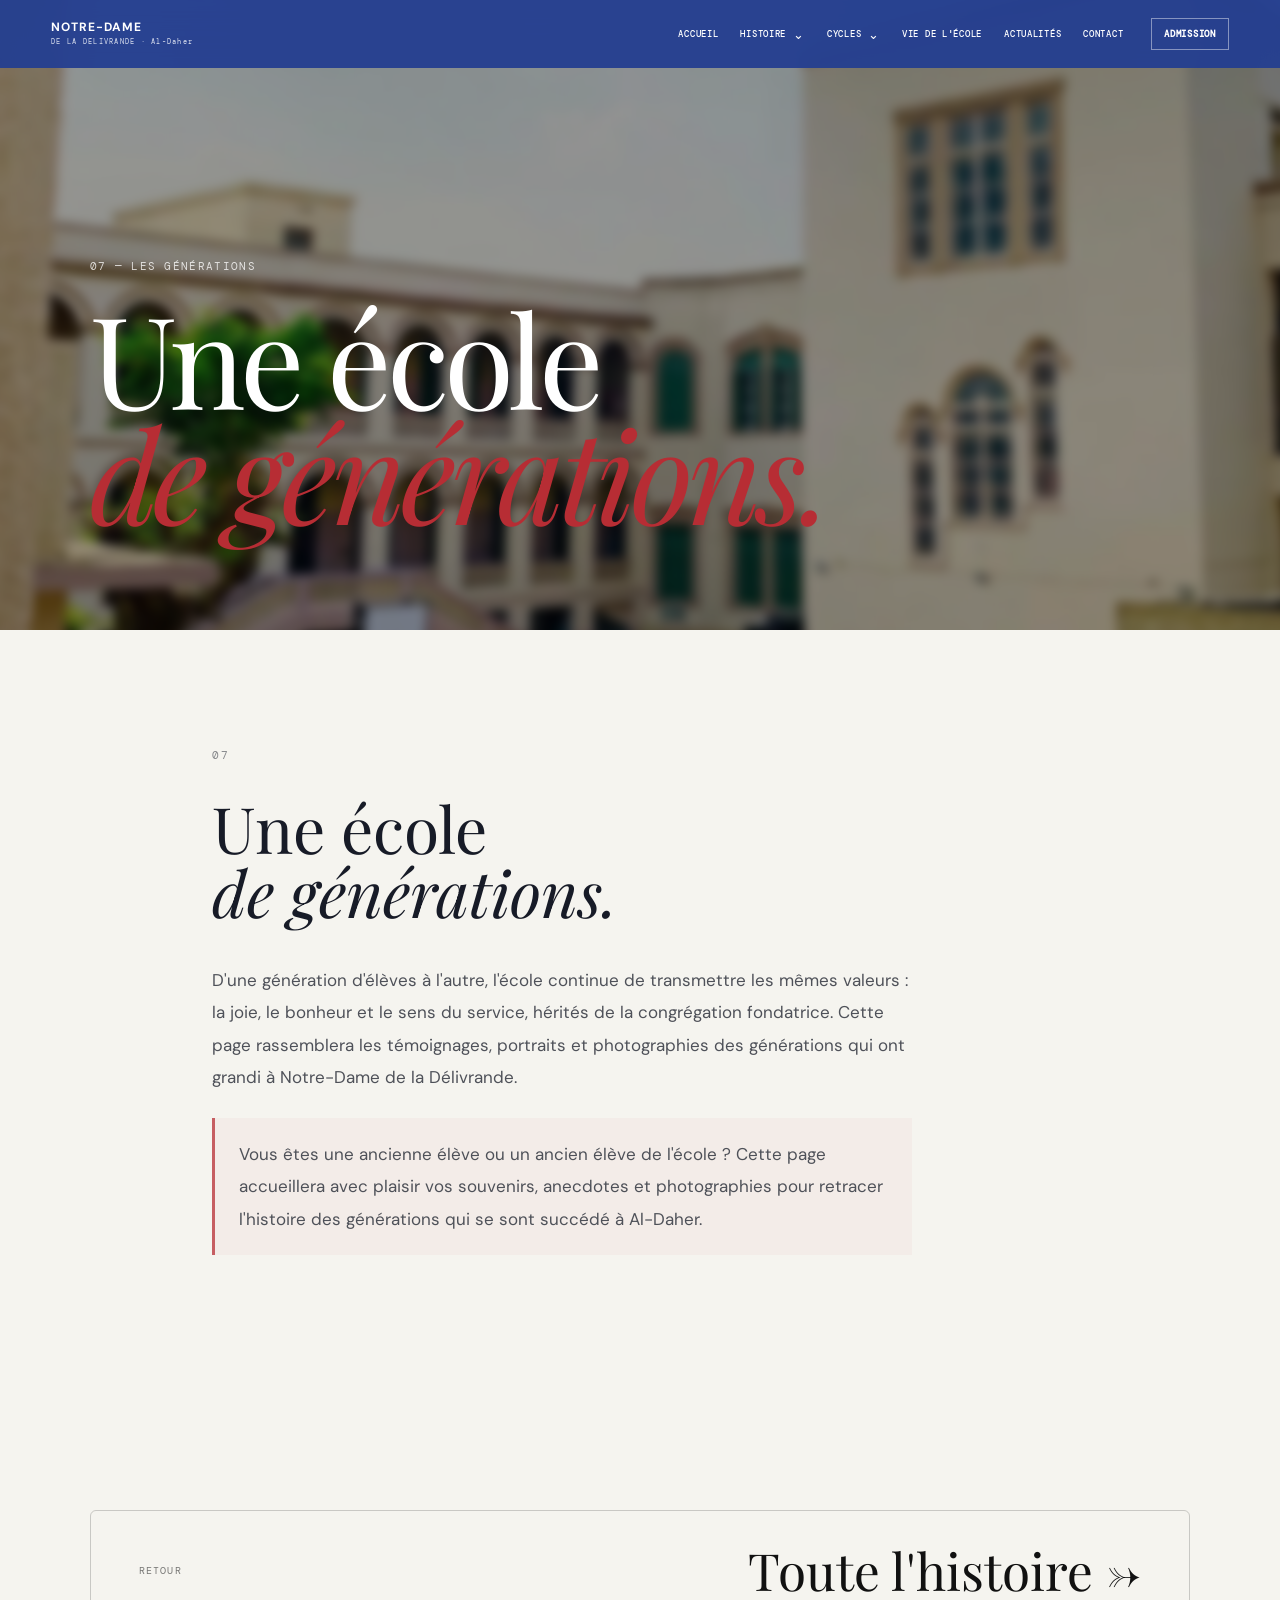
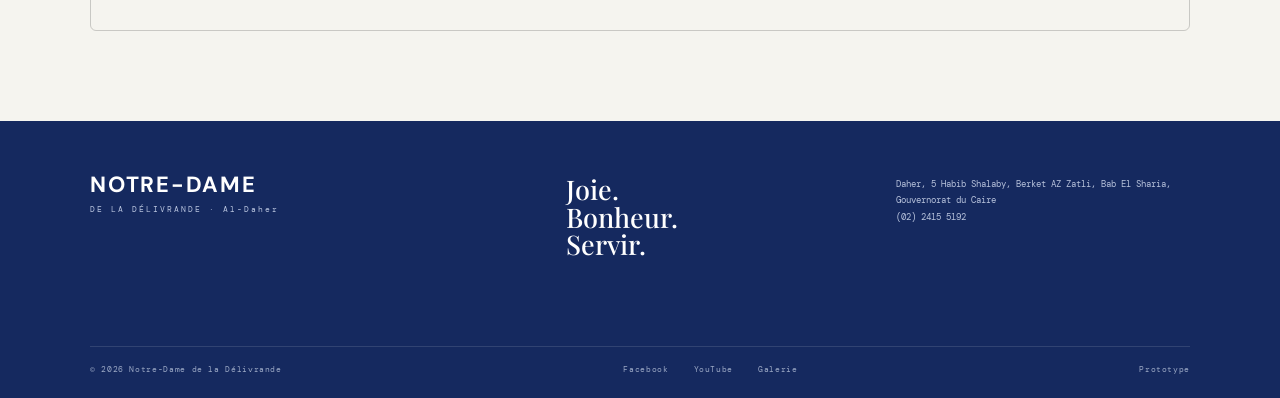
<file: histoire-generations.html>
<!DOCTYPE html>
<html lang="fr">

<head>

    <meta charset="UTF-8">

    <meta name="viewport" content="width=device-width, initial-scale=1.0">

    <meta name="description" content="Les générations d'élèves de Notre-Dame de la Délivrande à Al-Daher.">

    <title>
        Les générations — Notre-Dame de la Délivrande
    </title>

    <link rel="preconnect" href="https://fonts.googleapis.com">

    <link rel="preconnect" href="https://fonts.gstatic.com" crossorigin>

    <link
        href="https://fonts.googleapis.com/css2?family=DM+Mono:wght@300;400&family=DM+Sans:wght@400;500;600&family=Playfair+Display:ital,wght@0,400;0,500;1,400;1,500&display=swap"
        rel="stylesheet">

    <link rel="stylesheet" href="style.css">

</head>


<body class="inner-page history-detail-page">


    <!-- =====================================================
         LOADER
    ====================================================== -->

    <div id="loader-container"></div>


    <!-- =====================================================
         HEADER
    ====================================================== -->

    <div id="header-container"></div>


    <main>


        <!-- =====================================================
             HERO
        ====================================================== -->

        <section class="page-hero light-page history-detail-hero">

            <div>

                <span class="kicker">
                    07 — Les générations
                </span>

                <h1>
                    Une école<br>
                    <i>de générations.</i>
                </h1>

            </div>

        </section>


        <!-- =====================================================
             STORY
        ====================================================== -->

        <section class="history-story section-light">

            <div class="history-story-content">

                <span class="story-number">
                    07
                </span>

                <h2>
                    Une école<br>
                    <i>de générations.</i>
                </h2>

                <p>
                    D'une génération d'élèves à l'autre,
                    l'école continue de transmettre les mêmes
                    valeurs : la joie, le bonheur et le sens
                    du service, hérités de la congrégation
                    fondatrice. Cette page rassemblera les
                    témoignages, portraits et photographies
                    des générations qui ont grandi à
                    Notre-Dame de la Délivrande.
                </p>

                <p class="history-placeholder-note">
                    Vous êtes une ancienne élève ou un ancien
                    élève de l'école ? Cette page accueillera
                    avec plaisir vos souvenirs, anecdotes et
                    photographies pour retracer l'histoire des
                    générations qui se sont succédé à
                    Al-Daher.
                </p>

            </div>

        </section>


        <!-- =====================================================
             RETURN TO HISTORY
        ====================================================== -->

        <section class="history-next section-dark">

            <a href="histoire.html">

                <span>
                    RETOUR
                </span>

                <strong>
                    Toute l'histoire →
                </strong>

            </a>

        </section>


    </main>


    <!-- =====================================================
         FOOTER
    ====================================================== -->

    <div id="footer-container"></div>


    <script src="script.js"></script>

</body>

</html>
</file>
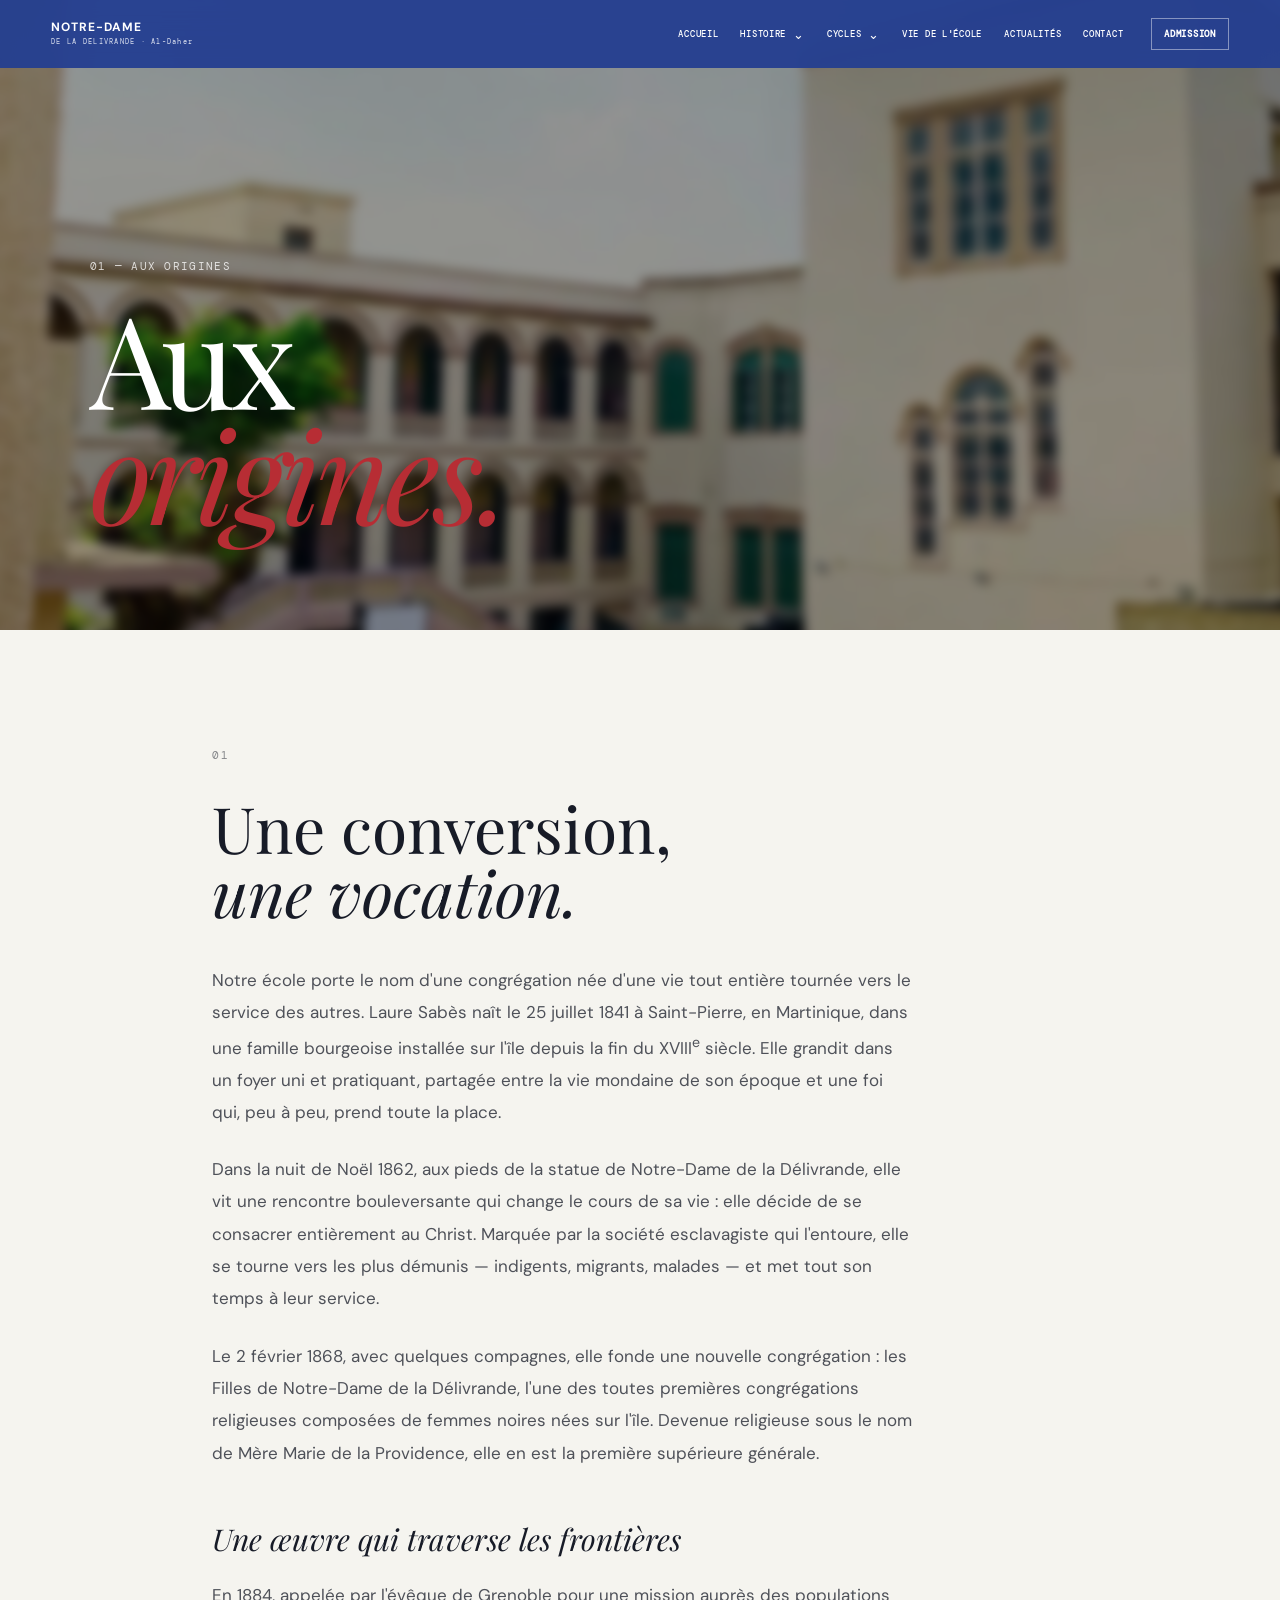
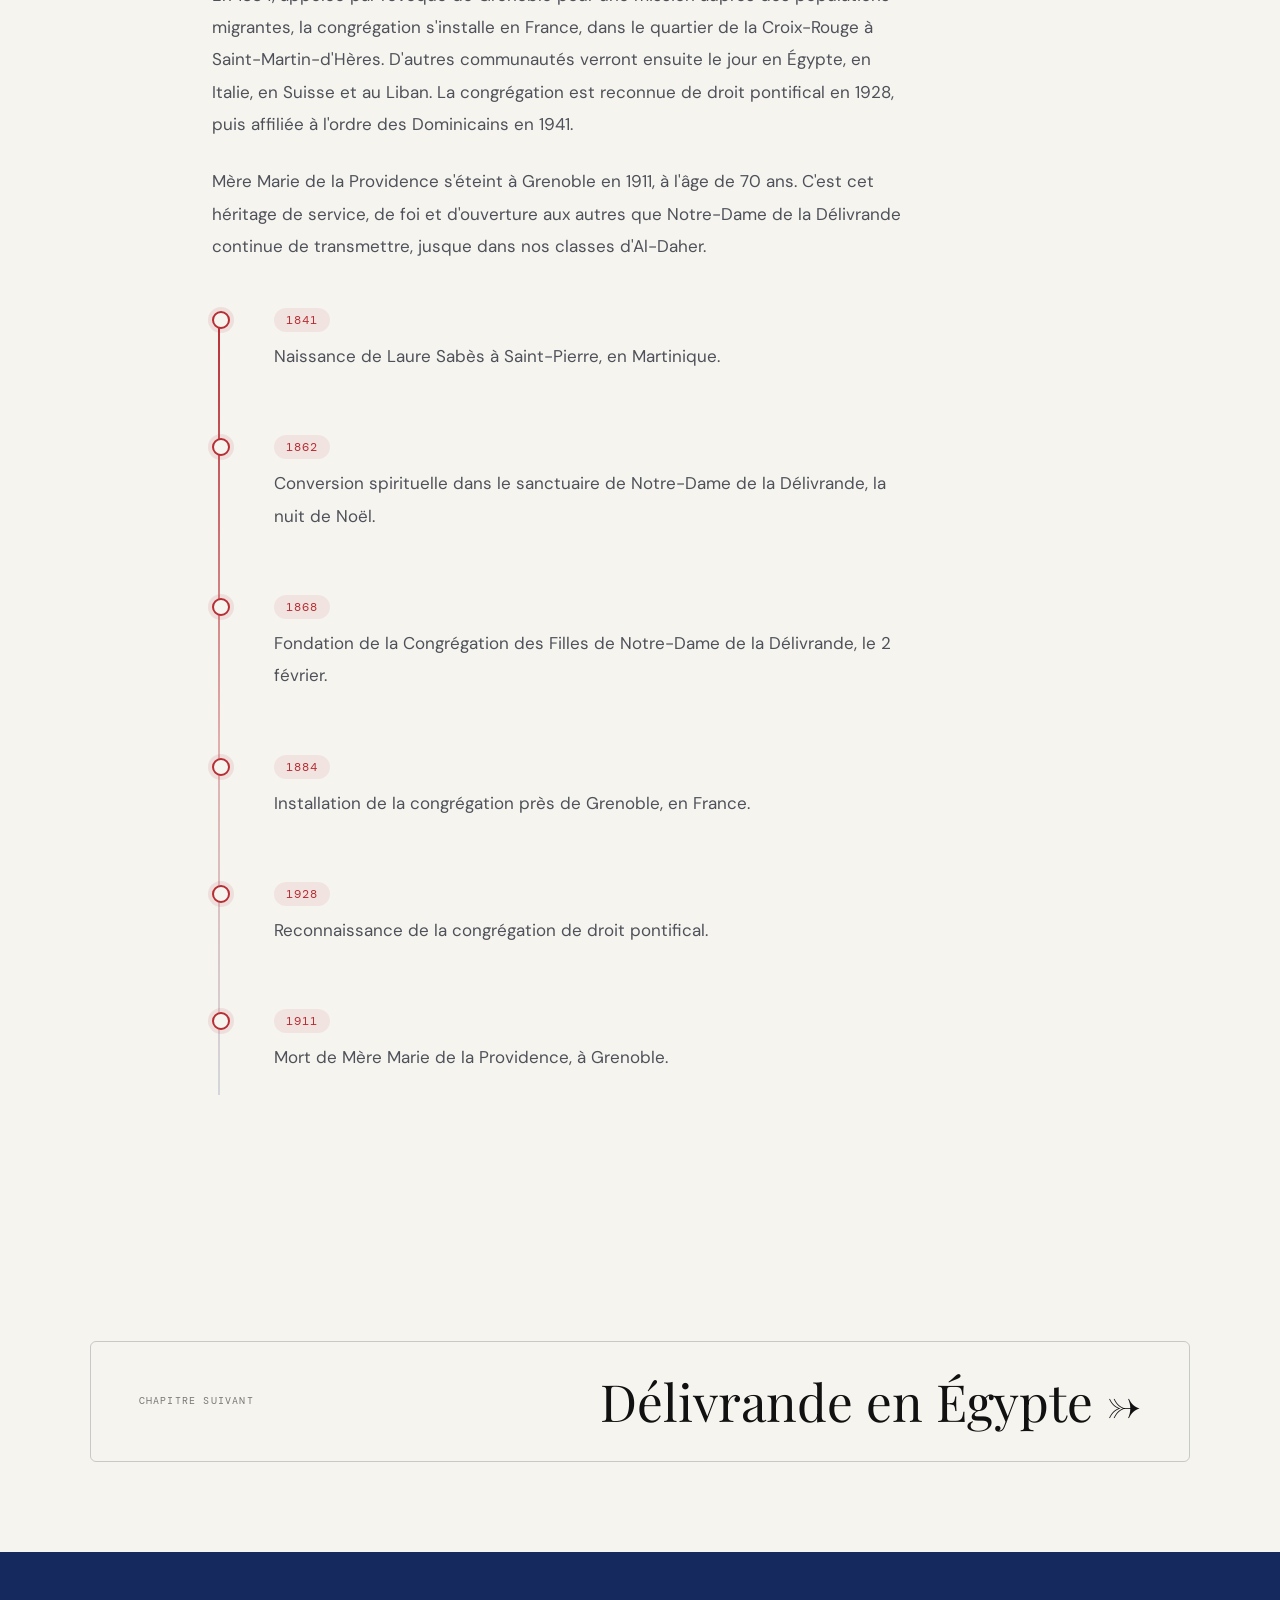
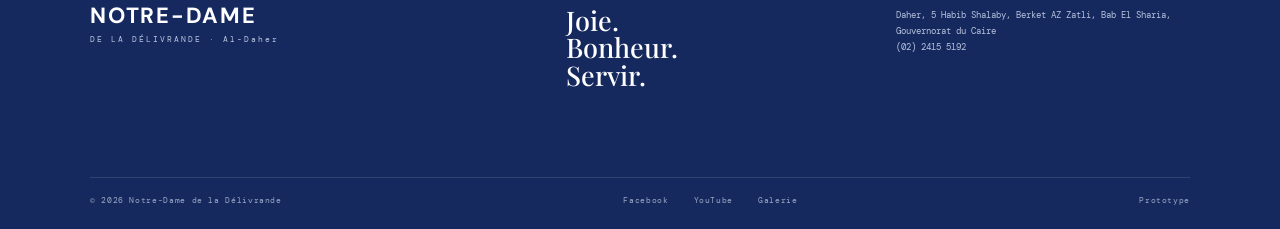
<file: histoire-origines.html>
<!DOCTYPE html>
<html lang="fr">

<head>

    <meta charset="UTF-8">

    <meta name="viewport" content="width=device-width, initial-scale=1.0">

    <meta name="description" content="Aux origines de Notre-Dame de la Délivrande.">

    <title>Aux origines — Notre-Dame de la Délivrande</title>

    <link rel="preconnect" href="https://fonts.googleapis.com">

    <link rel="preconnect" href="https://fonts.gstatic.com" crossorigin>

    <link
        href="https://fonts.googleapis.com/css2?family=DM+Mono:wght@300;400&family=DM+Sans:wght@400;500;600&family=Playfair+Display:ital,wght@0,400;0,500;1,400;1,500&display=swap"
        rel="stylesheet">

    <link rel="stylesheet" href="style.css">

</head>


<body class="inner-page history-detail-page">

    <div id="loader-container"></div>

    <div id="header-container"></div>


    <main>

        <section class="page-hero light-page history-detail-hero">
            <div>

                <span class="kicker">
                    01 — Aux origines
                </span>

                <h1>
                    Aux<br>
                    <i>origines.</i>
                </h1>
            </div>

        </section>


        <section class="history-story section-light">

            <div class="history-story-content">

                <span class="story-number">
                    01
                </span>

                <h2>
                    Une conversion,<br>
                    <i>une vocation.</i>
                </h2>

                <p>
                    Notre école porte le nom d'une congrégation
                    née d'une vie tout entière tournée vers le
                    service des autres. Laure Sabès naît le
                    25 juillet 1841 à Saint-Pierre, en Martinique,
                    dans une famille bourgeoise installée sur
                    l'île depuis la fin du XVIII<sup>e</sup> siècle.
                    Elle grandit dans un foyer uni et pratiquant,
                    partagée entre la vie mondaine de son époque
                    et une foi qui, peu à peu, prend toute la place.
                </p>

                <p>
                    Dans la nuit de Noël 1862, aux pieds de la
                    statue de Notre-Dame de la Délivrande, elle
                    vit une rencontre bouleversante qui change
                    le cours de sa vie : elle décide de se
                    consacrer entièrement au Christ. Marquée par
                    la société esclavagiste qui l'entoure, elle
                    se tourne vers les plus démunis — indigents,
                    migrants, malades — et met tout son temps à
                    leur service.
                </p>

                <p>
                    Le 2 février 1868, avec quelques compagnes,
                    elle fonde une nouvelle congrégation : les
                    Filles de Notre-Dame de la Délivrande, l'une
                    des toutes premières congrégations religieuses
                    composées de femmes noires nées sur l'île.
                    Devenue religieuse sous le nom de Mère Marie
                    de la Providence, elle en est la première
                    supérieure générale.
                </p>

                <h3>
                    Une œuvre qui traverse les frontières
                </h3>

                <p>
                    En 1884, appelée par l'évêque de Grenoble
                    pour une mission auprès des populations
                    migrantes, la congrégation s'installe en
                    France, dans le quartier de la Croix-Rouge
                    à Saint-Martin-d'Hères. D'autres communautés
                    verront ensuite le jour en Égypte, en Italie,
                    en Suisse et au Liban. La congrégation est
                    reconnue de droit pontifical en 1928, puis
                    affiliée à l'ordre des Dominicains en 1941.
                </p>

                <p>
                    Mère Marie de la Providence s'éteint à
                    Grenoble en 1911, à l'âge de 70 ans. C'est
                    cet héritage de service, de foi et
                    d'ouverture aux autres que Notre-Dame de la
                    Délivrande continue de transmettre, jusque
                    dans nos classes d'Al-Daher.
                </p>

                <div class="history-timeline">

                    <div class="history-timeline-item">
                        <span class="history-timeline-year">1841</span>
                        <p class="history-timeline-text">
                            Naissance de Laure Sabès à
                            Saint-Pierre, en Martinique.
                        </p>
                    </div>

                    <div class="history-timeline-item">
                        <span class="history-timeline-year">1862</span>
                        <p class="history-timeline-text">
                            Conversion spirituelle dans le
                            sanctuaire de Notre-Dame de la
                            Délivrande, la nuit de Noël.
                        </p>
                    </div>

                    <div class="history-timeline-item">
                        <span class="history-timeline-year">1868</span>
                        <p class="history-timeline-text">
                            Fondation de la Congrégation des
                            Filles de Notre-Dame de la
                            Délivrande, le 2 février.
                        </p>
                    </div>

                    <div class="history-timeline-item">
                        <span class="history-timeline-year">1884</span>
                        <p class="history-timeline-text">
                            Installation de la congrégation
                            près de Grenoble, en France.
                        </p>
                    </div>

                    <div class="history-timeline-item">
                        <span class="history-timeline-year">1928</span>
                        <p class="history-timeline-text">
                            Reconnaissance de la congrégation
                            de droit pontifical.
                        </p>
                    </div>

                    <div class="history-timeline-item">
                        <span class="history-timeline-year">1911</span>
                        <p class="history-timeline-text">
                            Mort de Mère Marie de la
                            Providence, à Grenoble.
                        </p>
                    </div>

                </div>

            </div>

        </section>


        <section class="history-next section-dark">

            <a href="histoire-egypte.html">

                <span>
                    CHAPITRE SUIVANT
                </span>

                <strong>
                    Délivrande en Égypte →
                </strong>

            </a>

        </section>

    </main>


    <div id="footer-container"></div>

    <script src="script.js"></script>

</body>

</html>
</file>
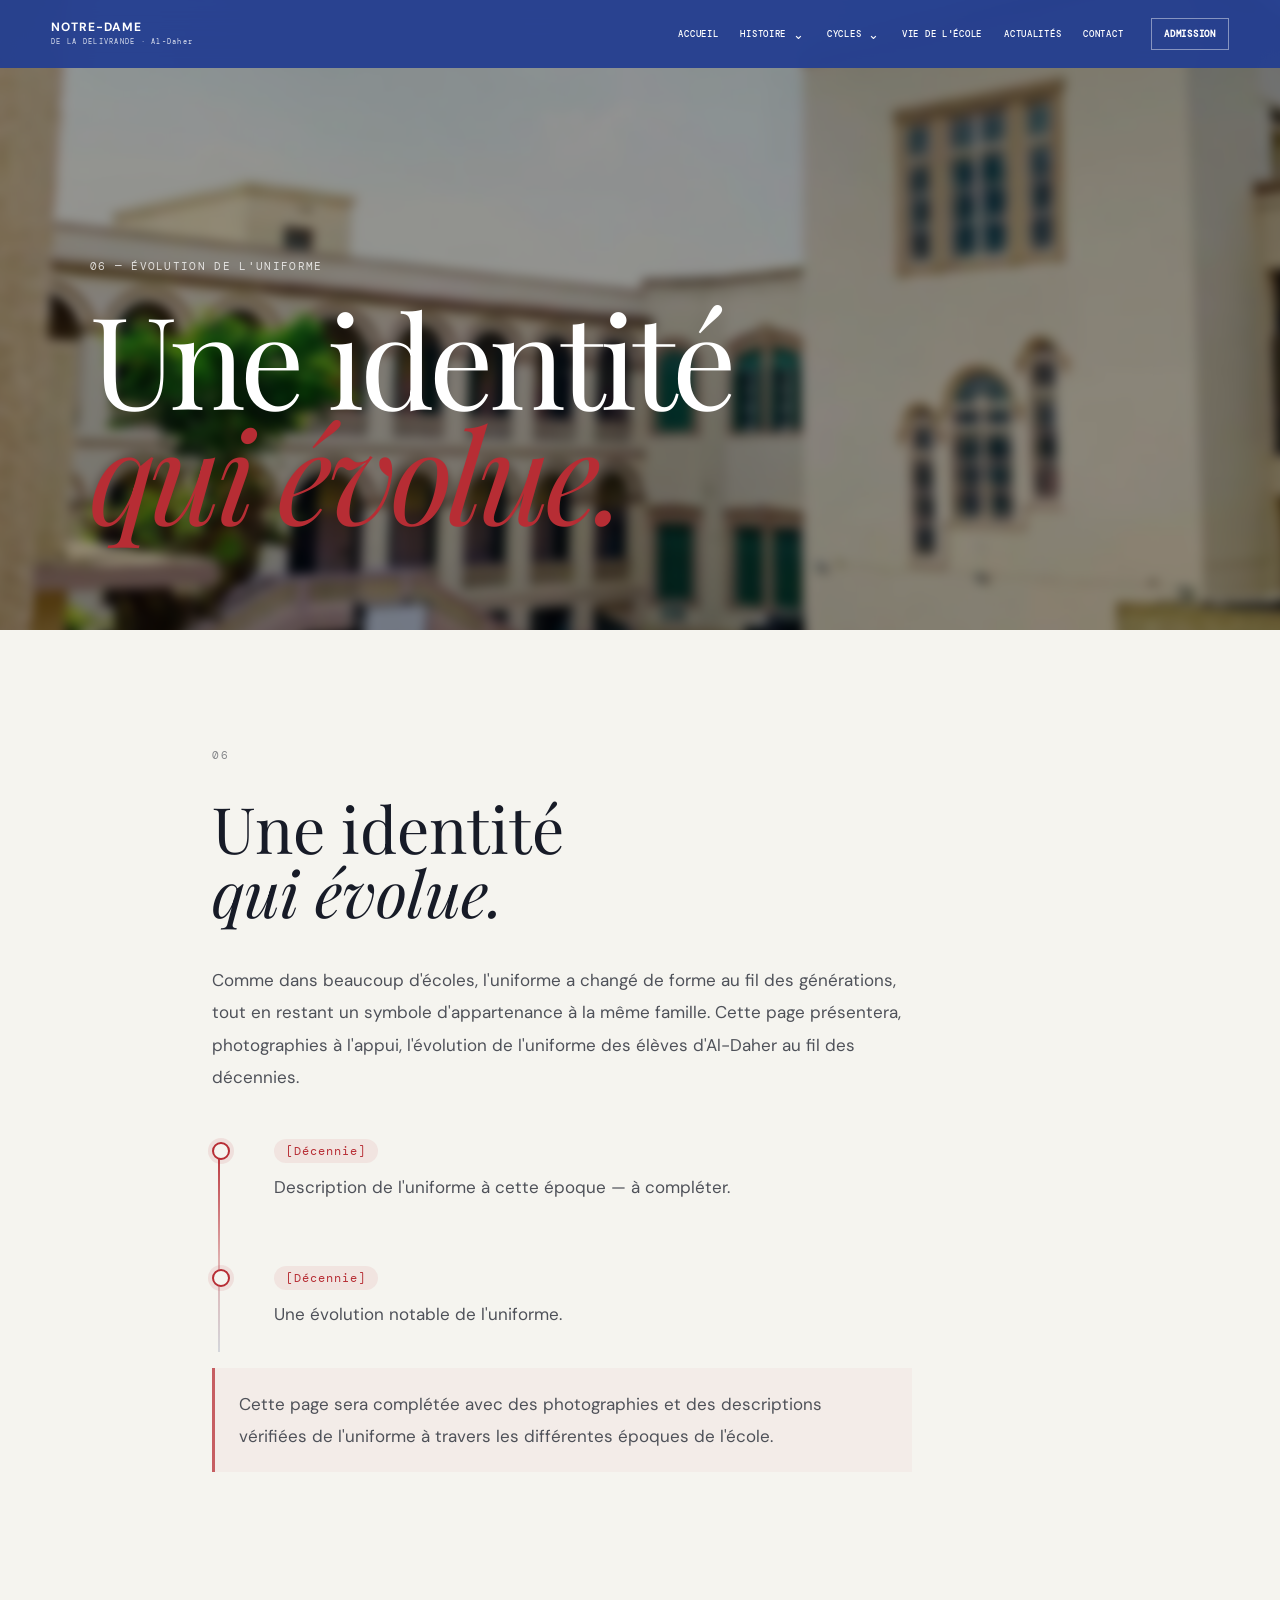
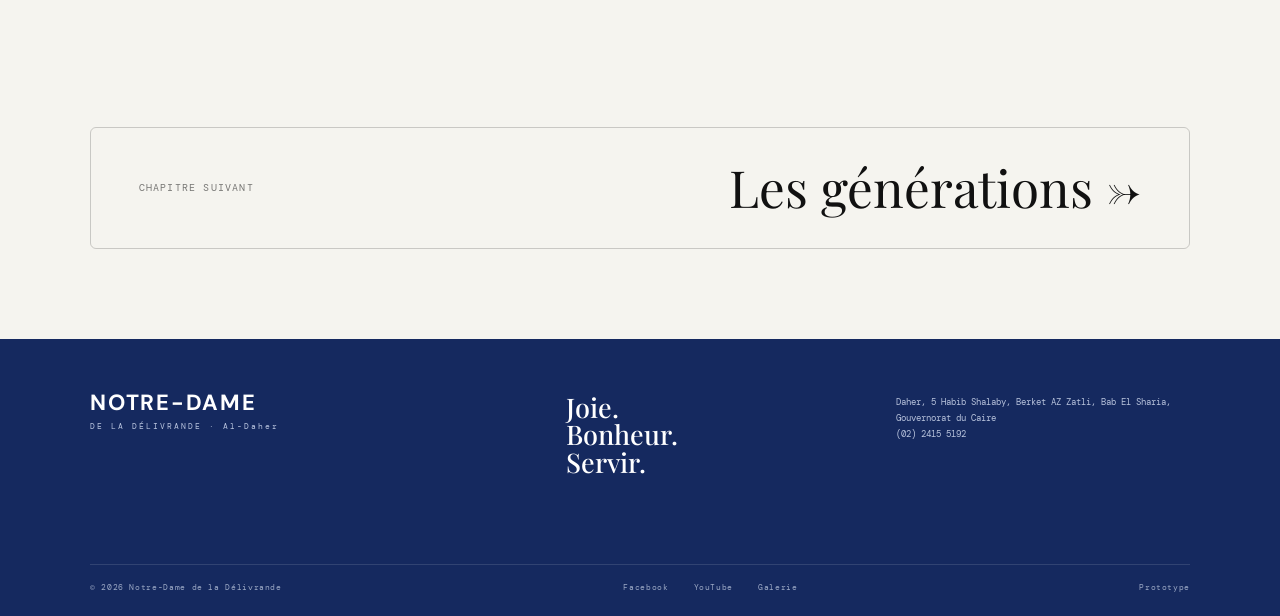
<file: histoire-uniformes.html>
<!DOCTYPE html>
<html lang="fr">

<head>

    <meta charset="UTF-8">

    <meta name="viewport" content="width=device-width, initial-scale=1.0">

    <meta name="description" content="L'évolution de l'uniforme de Notre-Dame de la Délivrande à Al-Daher.">

    <title>
        Évolution de l'uniforme — Notre-Dame de la Délivrande
    </title>

    <link rel="preconnect" href="https://fonts.googleapis.com">

    <link rel="preconnect" href="https://fonts.gstatic.com" crossorigin>

    <link
        href="https://fonts.googleapis.com/css2?family=DM+Mono:wght@300;400&family=DM+Sans:wght@400;500;600&family=Playfair+Display:ital,wght@0,400;0,500;1,400;1,500&display=swap"
        rel="stylesheet">

    <link rel="stylesheet" href="style.css">

</head>


<body class="inner-page history-detail-page">


    <!-- =====================================================
         LOADER
    ====================================================== -->

    <div id="loader-container"></div>


    <!-- =====================================================
         HEADER
    ====================================================== -->

    <div id="header-container"></div>


    <main>


        <!-- =====================================================
             HERO
        ====================================================== -->

        <section class="page-hero light-page history-detail-hero">

            <div>

                <span class="kicker">
                    06 — Évolution de l'uniforme
                </span>

                <h1>
                    Une identité<br>
                    <i>qui évolue.</i>
                </h1>

            </div>

        </section>


        <!-- =====================================================
             STORY
        ====================================================== -->

        <section class="history-story section-light">

            <div class="history-story-content">

                <span class="story-number">
                    06
                </span>

                <h2>
                    Une identité<br>
                    <i>qui évolue.</i>
                </h2>

                <p>
                    Comme dans beaucoup d'écoles, l'uniforme a
                    changé de forme au fil des générations,
                    tout en restant un symbole d'appartenance
                    à la même famille. Cette page présentera,
                    photographies à l'appui, l'évolution de
                    l'uniforme des élèves d'Al-Daher au fil
                    des décennies.
                </p>

                <div class="history-timeline">

                    <div class="history-timeline-item">
                        <span class="history-timeline-year">[Décennie]</span>
                        <p class="history-timeline-text">
                            Description de l'uniforme à cette
                            époque — à compléter.
                        </p>
                    </div>

                    <div class="history-timeline-item">
                        <span class="history-timeline-year">[Décennie]</span>
                        <p class="history-timeline-text">
                            Une évolution notable de
                            l'uniforme.
                        </p>
                    </div>

                </div>

                <p class="history-placeholder-note">
                    Cette page sera complétée avec des
                    photographies et des descriptions
                    vérifiées de l'uniforme à travers les
                    différentes époques de l'école.
                </p>

            </div>

        </section>


        <!-- =====================================================
             NEXT CHAPTER
        ====================================================== -->

        <section class="history-next section-dark">

            <a href="histoire-generations.html">

                <span>
                    CHAPITRE SUIVANT
                </span>

                <strong>
                    Les générations →
                </strong>

            </a>

        </section>


    </main>


    <!-- =====================================================
         FOOTER
    ====================================================== -->

    <div id="footer-container"></div>


    <script src="script.js"></script>

</body>

</html>
</file>
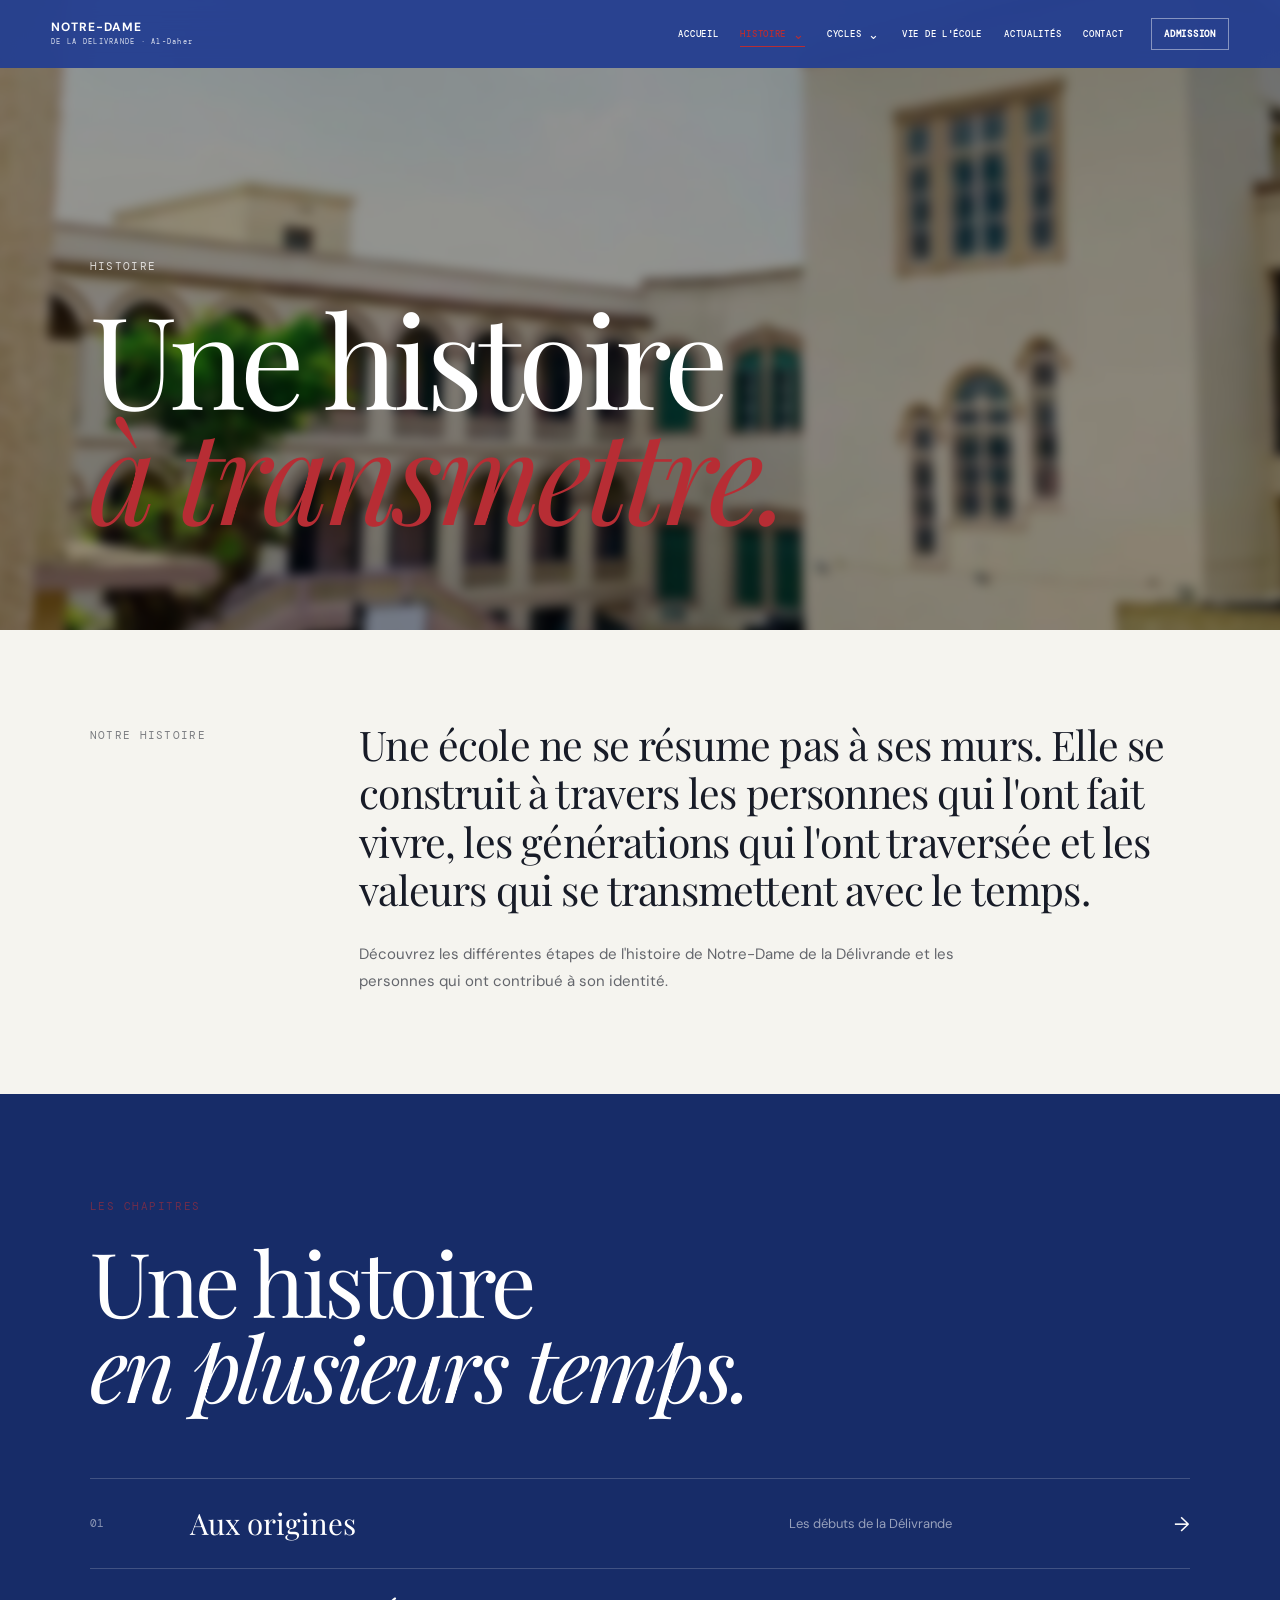
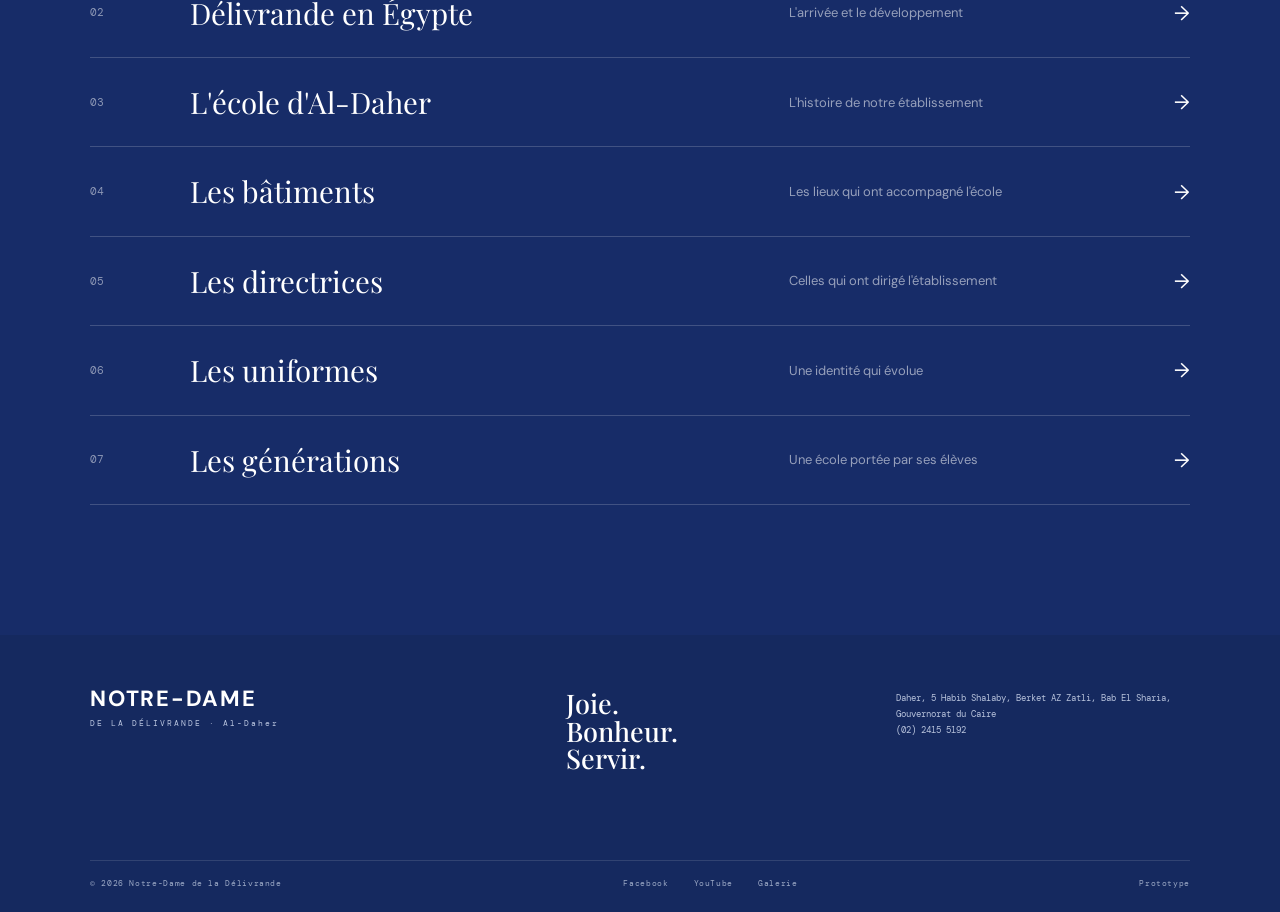
<file: histoire.html>
<!DOCTYPE html>
<html lang="fr">

<head>

  <meta charset="UTF-8">

  <meta name="viewport" content="width=device-width, initial-scale=1.0">

  <meta name="description" content="L'histoire de Notre-Dame de la Délivrande — Al-Daher.">

  <title>
    Histoire — Notre-Dame de la Délivrande
  </title>


  <!-- =====================================================
       GOOGLE FONTS
  ====================================================== -->

  <link rel="preconnect" href="https://fonts.googleapis.com">

  <link rel="preconnect" href="https://fonts.gstatic.com" crossorigin>

  <link
    href="https://fonts.googleapis.com/css2?family=DM+Mono:wght@300;400&family=DM+Sans:wght@400;500;600&family=Playfair+Display:ital,wght@0,400;0,500;1,400;1,500&display=swap"
    rel="stylesheet">


  <!-- =====================================================
       MAIN STYLESHEET
  ====================================================== -->

  <link rel="stylesheet" href="style.css">

</head>


<body class="inner-page history-page">


  <!-- =====================================================
       LOADER
  ====================================================== -->

  <div id="loader-container"></div>


  <!-- =====================================================
       HEADER
  ====================================================== -->

  <div id="header-container"></div>


  <main>


    <!-- =================================================
         HERO
    ================================================== -->

    <section class="page-hero light-page history-detail-hero">

      <div>

        <span class="kicker">
          Histoire
        </span>

        <h1>
          Une histoire<br>
          <i>à transmettre.</i>
        </h1>

      </div>

    </section>


    <!-- =================================================
         INTRODUCTION
    ================================================== -->

    <section class="history-intro section-light">

      <div class="history-intro-label">
        NOTRE HISTOIRE
      </div>

      <div class="history-intro-content">

        <p class="history-lead">
          Une école ne se résume pas à ses murs.
          Elle se construit à travers les personnes
          qui l'ont fait vivre, les générations qui
          l'ont traversée et les valeurs qui se
          transmettent avec le temps.
        </p>

        <p>
          Découvrez les différentes étapes de
          l'histoire de Notre-Dame de la Délivrande
          et les personnes qui ont contribué à son
          identité.
        </p>

      </div>

    </section>


    <!-- =================================================
         HISTORY CHAPTERS
    ================================================== -->

    <section class="history-navigation section-dark">

      <div class="section-heading">

        <span class="kicker">
          LES CHAPITRES
        </span>

        <h2>
          Une histoire<br>
          <i>en plusieurs temps.</i>
        </h2>

      </div>


      <div class="history-links">


        <a href="histoire-origines.html" class="history-link">

          <span>01</span>

          <strong>
            Aux origines
          </strong>

          <small>
            Les débuts de la Délivrande
          </small>

          <em>
            →
          </em>

        </a>


        <a href="histoire-egypte.html" class="history-link">

          <span>02</span>

          <strong>
            Délivrande en Égypte
          </strong>

          <small>
            L'arrivée et le développement
          </small>

          <em>
            →
          </em>

        </a>


        <a href="histoire-ecole.html" class="history-link">

          <span>03</span>

          <strong>
            L'école d'Al-Daher
          </strong>

          <small>
            L'histoire de notre établissement
          </small>

          <em>
            →
          </em>

        </a>


        <a href="histoire-batiments.html" class="history-link">

          <span>04</span>

          <strong>
            Les bâtiments
          </strong>

          <small>
            Les lieux qui ont accompagné l'école
          </small>

          <em>
            →
          </em>

        </a>


        <a href="histoire-directrices.html" class="history-link">

          <span>05</span>

          <strong>
            Les directrices
          </strong>

          <small>
            Celles qui ont dirigé l'établissement
          </small>

          <em>
            →
          </em>

        </a>


        <a href="histoire-uniformes.html" class="history-link">

          <span>06</span>

          <strong>
            Les uniformes
          </strong>

          <small>
            Une identité qui évolue
          </small>

          <em>
            →
          </em>

        </a>


        <a href="histoire-generations.html" class="history-link">

          <span>07</span>

          <strong>
            Les générations
          </strong>

          <small>
            Une école portée par ses élèves
          </small>

          <em>
            →
          </em>

        </a>


      </div>

    </section>


  </main>


  <!-- =====================================================
       FOOTER
  ====================================================== -->

  <div id="footer-container"></div>


  <!-- =====================================================
       JAVASCRIPT
  ====================================================== -->

  <script src="script.js"></script>

</body>

</html>
</file>
<file: style.css>
:root {

  --blue: #243f91;
  --red: #b72d34;
  --navy: #172c68;

  --cream: #f5f4ef;
  --paper: #eae9e3;

  --ink: #171b27;
  --muted: #737984;

  --display: "Playfair Display", serif;
  --sans: "DM Sans", sans-serif;
  --mono: "DM Mono", monospace;

}


* {
  box-sizing: border-box;
}

html {
  scroll-behavior: smooth;
}

body {
  margin: 0;
  background: var(--cream);
  color: var(--ink);
  font-family: var(--sans);
  overflow-x: hidden;
}

body.menu-open {
  overflow: hidden;
}

a {
  color: inherit;
  text-decoration: none;
}

img {
  display: block;
  width: 100%;
  height: 100%;
  object-fit: cover;
}

button,
input,
select {
  font: inherit;
}

/*
  Visually hidden but still announced by screen readers —
  used for extra context inside otherwise short link/button
  labels (e.g. "S'inscrire" + "en maternelle").
*/
.sr-only {
  position: absolute;
  width: 1px;
  height: 1px;
  padding: 0;
  margin: -1px;
  overflow: hidden;
  clip: rect(0, 0, 0, 0);
  white-space: nowrap;
  border: 0;
}


.loader {
  position: fixed;
  inset: 0;

  background: var(--blue);
  color: #fff;

  z-index: 2000;

  display: grid;
  place-items: center;

  transition:
    clip-path 1.1s cubic-bezier(.77, 0, .18, 1);
}

.loader.hide {
  clip-path: inset(0 0 100% 0);
}

.loader-inner {
  text-align: center;
}

.school-logo {
  width: 77px;
  height: 77px;

  margin: 0 auto 12px;
}

.school-logo img {
  width: 100%;
  height: 100%;
  object-fit: contain;
}

.school-name {
  font: 500 15px var(--mono);
  letter-spacing: .08em;
}

.loader-inner strong {
  display: block;

  font: 600 12px var(--mono);

  letter-spacing: .35em;

  margin-top: 12px;
}

.loader-line {
  width: 180px;
  height: 1px;

  background: #ffffff44;

  margin: 30px auto 18px;

  overflow: hidden;
}

.loader-line i {
  display: block;

  height: 100%;
  width: 0;

  background: var(--red);

  animation: load 1.4s forwards;
}

.loader small {
  font: 10px var(--mono);

  letter-spacing: .15em;

  color: #dce2f3;
}

@keyframes load {

  to {
    width: 100%;
  }

}


.progress {
  height: 3px;

  position: fixed;

  top: 0;
  left: 0;

  width: 0;

  background: var(--red);

  z-index: 1000;
}

.grain {
  position: fixed;
  inset: 0;

  z-index: 900;

  pointer-events: none;

  opacity: .04;

  background-image: url("data:image/svg+xml,%3Csvg xmlns='http://www.w3.org/2000/svg' width='160' height='160'%3E%3Cfilter id='n'%3E%3CfeTurbulence type='fractalNoise' baseFrequency='.9' numOctaves='3' stitchTiles='stitch'/%3E%3C/filter%3E%3Crect width='100%25' height='100%25' filter='url(%23n)'/%3E%3C/svg%3E"
    );

  mix-blend-mode: multiply;
}





.nav {
  position: fixed;

  z-index: 950;

  top: 0;
  left: 0;
  right: 0;

  padding: 18px 4vw;

  display: flex;

  justify-content: space-between;
  align-items: center;

  gap: 24px;

  color: #fff;

  background: rgba(23, 44, 104, .28);

  backdrop-filter: blur(10px);
  -webkit-backdrop-filter: blur(10px);

  transition: background .4s, backdrop-filter .4s, padding .4s;
}

.nav.scrolled {

  background: #243f91f2;

  backdrop-filter: blur(14px);
  -webkit-backdrop-filter: blur(14px);

  padding-top: 12px;
  padding-bottom: 12px;
}

.brand {
  flex: 0 0 auto;

  display: flex;
  flex-direction: column;

  line-height: .9;

  font-weight: 700;

  letter-spacing: .08em;

  font-size: 12px;
}

.brand em {

  font: 7px var(--mono);

  letter-spacing: .18em;

  margin-top: 5px;

  font-style: normal;

  color: #dbe1f0;
}

.nav-links {

  display: flex;

  align-items: center;
  justify-content: center;

  gap: 22px;

  margin-left: auto;
}

.nav-links a {

  position: relative;

  font: 500 9px var(--mono);

  letter-spacing: .08em;

  text-transform: uppercase;

  color: #fff;

  padding: 8px 0;

  transition: color .25s;
}

.nav-links a::after {

  content: "";

  position: absolute;

  left: 0;
  right: 100%;

  bottom: 2px;

  height: 1px;

  background: var(--red);

  transition: right .25s;
}

.nav-links a:hover,
.nav-links a.active {

  color: #b72d34;
}

.nav-links a:hover::after,
.nav-links a.active::after {

  right: 0;
}

.nav-right {

  display: flex;

  align-items: center;

  gap: 14px;

  margin-left: 4px;
}

.nav-admission {

  font: 600 9px var(--mono);

  letter-spacing: .08em;

  text-transform: uppercase;

  padding: 9px 12px;

  border: 1px solid #ffffff70;

  transition: .25s;
}

.nav-admission span {

  color: #b72d34;

  margin-left: 8px;
}

.nav-admission:hover {

  background: var(--red);

  border-color: var(--red);

  color: #fff;
}

.active-admission {

  background: rgba(183, 45, 52, .15);

  border-color: #b72d34;
}


/* =========================================================
   HERO
========================================================= */

.hero {

  height: 100svh;

  min-height: 720px;

  position: relative;

  background: var(--blue);

  color: #fff;

  overflow: hidden;
}

.hero-media {

  position: absolute;

  inset: -2%;

  transform: scale(1.04);
}

.hero-media img {

  transform: scale(1.08);



  filter: blur(2.5px);

}

.hero-shade {

  position: absolute;

  inset: 0;

  background:

    linear-gradient(90deg,
      rgba(18, 36, 93, .84),
      rgba(18, 36, 93, .34) 55%,
      rgba(18, 36, 93, .60)),

    linear-gradient(0deg,
      rgba(18, 36, 93, .78),
      transparent 55%);
}

.hero-content {

  position: relative;

  z-index: 2;

  height: 100%;

  padding: 19vh 7vw 7vh;

  display: flex;

  flex-direction: column;

  justify-content: space-between;
}

.eyebrow {

  font: 11px var(--mono);

  letter-spacing: .14em;

  text-transform: uppercase;

  display: flex;

  gap: 12px;

  align-items: center;

  opacity: 0;

  transform: translateY(20px);

  animation: rise .8s 1.8s forwards;
}

.eyebrow span {

  width: 30px;

  height: 1px;

  background: #b72d34;
}

.hero h1 {

  font: 500 clamp(54px, 8.5vw, 120px) var(--display);

  line-height: .84;

  letter-spacing: -.055em;

  margin: 0;
}

.hero h1 .line {

  display: block;

  overflow: hidden;
}

.hero h1 .line>span {

  display: inline-block;

  transform: translateY(110%);

  animation: titleRise 1s cubic-bezier(.2, .8, .2, 1) forwards;
}

.hero h1 .line:nth-child(1)>span {

  animation-delay: 1.25s;
}

.hero h1 .line:nth-child(2)>span {

  animation-delay: 1.38s;
}

.hero h1 .line:nth-child(3)>span {

  animation-delay: 1.51s;
}

.accent-line {

  color: #b72d34;

  margin-left: 7vw;
}

.hero-bottom {

  display: flex;

  justify-content: space-between;

  align-items: flex-end;

  gap: 40px;
}

.hero-copy {

  max-width: 430px;

  font-size: 14px;

  line-height: 1.65;

  color: #e4e8f1;

  opacity: 0;

  transform: translateY(20px);

  animation: rise .8s 1.8s forwards;

}

/* ---------------------------------------------------------
   CYCLES HERO
--------------------------------------------------------- */

section.page-hero.cycles-hero {

  position: relative;

  min-height: 70vh;

  padding: 180px 7vw 100px;

  display: flex;

  flex-direction: column;

  justify-content: flex-end;

  overflow: hidden;

  background-color: transparent !important;

  color: #fff;

}


/* ---------------------------------------------------------
   BLURRED BACKGROUND IMAGE
--------------------------------------------------------- */

section.page-hero.cycles-hero::before {

  content: "";

  position: absolute;

  inset: -20px;

  background-image:
    linear-gradient(rgba(0, 0, 0, 0.38),
      rgba(0, 0, 0, 0.38)),
    url("images/notre.jpeg");

  background-size: cover;

  background-position: center;

  background-repeat: no-repeat;

  filter: blur(5px);

  transform: scale(1.05);

  z-index: 0;

}


/* ---------------------------------------------------------
   HERO CONTENT
--------------------------------------------------------- */

section.page-hero.cycles-hero>div {

  position: relative;

  z-index: 1;

  width: 100%;

  max-width: 100%;

  margin-left: 0;

  margin-right: 0;

}


section.page-hero.cycles-hero h1 {

  margin: 25px 0 0;

  font-family: "Playfair Display", serif;

  font-size: clamp(60px, 10vw, 150px);

  line-height: 0.9;

  font-weight: 400;

  letter-spacing: -0.04em;

}


section.page-hero.cycles-hero h1 i {

  font-style: italic;

}


section.page-hero.cycles-hero>div>p:last-child {

  max-width: 600px;

  margin-top: 30px;

  color: #fff;

}


/* =========================================================
   HERO ACTIONS
========================================================= */

.hero-actions {

  display: flex;

  align-items: center;

  gap: 28px;
}


.circle-link {

  width: 92px;
  height: 92px;

  border: 1px solid #ffffff80;

  border-radius: 50%;

  display: flex;

  flex-direction: column;

  align-items: center;

  justify-content: center;

  gap: 10px;

  font: 8px var(--mono);

  letter-spacing: .1em;

  text-align: center;

  transition: .3s;
}

.circle-link b {

  font-size: 18px;

  font-weight: 400;
}

.circle-link:hover {

  background: var(--red);

  border-color: var(--red);

  transform: rotate(-8deg);

  color: #fff;
}


.apply-hero {

  position: relative;

  overflow: hidden;

  display: flex;

  align-items: center;

  gap: 22px;

  padding: 17px 23px;

  background: var(--red);

  color: #fff;

  font: 600 10px var(--mono);

  letter-spacing: .14em;

  text-transform: uppercase;

  transition:
    transform .4s cubic-bezier(.2, .8, .2, 1),
    color .3s;
}

.apply-hero::before {

  content: "";

  position: absolute;

  inset: 0;

  background: #fff;

  transform: translateX(-101%);

  transition:
    transform .45s cubic-bezier(.77, 0, .18, 1);
}

.apply-hero span,
.apply-hero b {

  position: relative;

  z-index: 1;
}

.apply-hero b {

  font-size: 18px;

  font-weight: 400;

  transition: .3s;
}

.apply-hero:hover {

  color: var(--blue);

  transform: translateY(-4px);
}

.apply-hero:hover::before {

  transform: translateX(0);
}

.apply-hero:hover b {

  transform: translateX(6px);
}

.hero-meta {

  position: absolute;

  z-index: 3;

  bottom: 20px;

  left: 4vw;
  right: 4vw;

  display: flex;

  justify-content: space-between;

  color: #ffffff88;

  font: 9px var(--mono);

  letter-spacing: .12em;
}

@keyframes titleRise {

  to {
    transform: translateY(0);
  }

}

@keyframes rise {

  to {
    opacity: 1;
    transform: none;
  }

}


/* =========================================================
   LIGHT SECTIONS
========================================================= */

.section-light {

  background: var(--cream);

  position: relative;
}

.section-dark {

  background: var(--navy);

  color: #fff;

  position: relative;

}

/* ---------------------------------------------------------
   HISTORY NEXT — LIGHT / CLICKABLE
--------------------------------------------------------- */

.history-next.section-dark {

  background: transparent;

  color: #111;

}

.section-number {

  position: absolute;

  top: 30px;

  left: 5vw;

  font: 9px var(--mono);

  letter-spacing: .12em;

  color: #888d95;
}

.kicker {

  margin: 0 0 22px;

  color: var(--red);

  font: 11px var(--mono);

  letter-spacing: .12em;

  text-transform: uppercase;
}

.kicker.light {

  color: #b72d34;
}


/* =========================================================
   INTRO
========================================================= */

.intro {

  padding: 135px 7vw 145px;
}

.intro-grid {

  display: grid;

  grid-template-columns: 1fr 1fr;

  gap: 6vw;

  max-width: 1100px;

  margin: auto;
}

.intro-title h2 {

  font: 500 clamp(40px, 5.6vw, 76px) var(--display);

  line-height: .92;

  letter-spacing: -.04em;

  margin: 0;
}

.intro-title h2 i {

  color: var(--red);

  font-style: italic;
}

.intro-copy {

  padding-top: 55px;
}

.large-copy {

  font-size: clamp(19px, 2vw, 27px);

  line-height: 1.3;

  max-width: 680px;
}

.small-copy {

  font-size: 14px;

  line-height: 1.7;

  color: #626772;

  max-width: 620px;

  margin-top: 28px;
}

.text-link {

  display: inline-flex;

  align-items: center;

  gap: 25px;

  font: 10px var(--mono);

  text-transform: uppercase;

  letter-spacing: .12em;

  border-bottom: 1px solid #9da0a4;

  padding-bottom: 10px;

  margin-top: 25px;
}

.text-link span {

  font-size: 17px;

  color: var(--red);

  transition: .25s;
}

.text-link:hover span {

  transform: translate(5px, -5px);
}


/* =========================================================
   VALUES
========================================================= */

.values {

  height: 100svh;

  min-height: 570px;

  position: relative;

  overflow: hidden;

  color: #fff;
}

.values-image {

  position: absolute;

  inset: -5%;
}

.values-overlay {

  position: absolute;

  inset: 0;

  background:

    linear-gradient(90deg,
      #13245dcc,
      #13245d30),

    linear-gradient(0deg,
      #13245dbb,
      transparent 55%);
}

.values-content {

  position: absolute;

  left: 7vw;

  bottom: 10vh;

  max-width: 720px;
}

.changing-word {

  height: clamp(55px, 7vw, 100px);

  position: relative;

  overflow: hidden;
}

.changing-word .word {

  position: absolute;

  top: 0;
  left: 0;

  font: 500 clamp(50px, 7vw, 100px) var(--display);

  line-height: .9;

  opacity: 0;

  transform: translateY(80px);

  transition: .7s;
}

.changing-word .word.active {

  opacity: 1;

  transform: none;
}

.values-content>p:last-child {

  font-size: 15px;

  line-height: 1.6;

  max-width: 580px;

  color: #e2e6ef;

  margin-top: 25px;
}

.statement-progress {

  position: absolute;

  right: 5vw;

  bottom: 9vh;

  display: flex;

  gap: 8px;
}

.statement-progress i {

  width: 38px;

  height: 2px;

  background: #ffffff4d;
}

.statement-progress i.active {

  background: #fff;
}


/* =========================================================
   HOME LINKS
========================================================= */

.home-links {

  padding: 150px 7vw;

}

.home-link-grid {

  max-width: 1100px;

  margin: auto;

  display: grid;

  grid-template-columns: repeat(4, 1fr);

  border-top: 1px solid #c7c8c5;
}

.home-link-grid a {

  position: relative;

  min-height: 210px;

  padding: 25px;

  border-right: 1px solid #c7c8c5;

  border-bottom: 1px solid #c7c8c5;

  transition: .35s;
}

.home-link-grid a:first-child {

  border-left: 1px solid #c7c8c5;
}

.home-link-grid a span {

  font: 10px var(--mono);

  color: var(--red);
}

.home-link-grid h3 {

  font: 500 29px var(--display);

  margin-top: 70px;

  margin-bottom: 0;

  transition: .3s;
}

.home-link-grid b {

  position: absolute;

  right: 25px;

  bottom: 25px;

  font-size: 20px;

  font-weight: 400;

  transition: .3s;
}

.home-link-grid a:hover {

  background: var(--blue);

  color: #fff;

  transform: translateY(-5px);
}

.home-link-grid a:hover h3 {

  color: #fff;

}

.home-link-grid a:hover b {

  color: #b72d34;

  transform: translate(5px, -5px);
}


/* =========================================================
   ADMISSION PAGE
========================================================= */

.admission {

  height: 88vh;

  min-height: 620px;

  position: relative;

  color: #fff;

  overflow: hidden;
}

.admission-bg {

  position: absolute;

  inset: -6%;

  overflow: hidden;
}

.admission-bg img {

  transform: scale(1.08);

  /*
    Blurred admission photography
  */

  filter: blur(4px);
}

.admission-overlay {

  position: absolute;

  inset: 0;

  background:

    linear-gradient(90deg,
      rgba(23, 44, 104, .90),
      rgba(23, 44, 104, .42)),

    linear-gradient(0deg,
      rgba(23, 44, 104, .78),
      transparent 65%);
}

.admission-content {

  position: relative;

  z-index: 2;

  height: 100%;

  padding: 120px 7vw 80px;

  display: flex;

  flex-direction: column;

  justify-content: center;

  max-width: 1000px;
}

.admission h1 {

  font: 500 clamp(55px, 8vw, 115px) var(--display);

  line-height: .86;

  letter-spacing: -.05em;

  margin: 0 0 30px;
}

.admission h1 i {

  color: #b72d34;

  font-style: italic;
}

.admission-content>p:not(.kicker) {

  max-width: 520px;

  font-size: 16px;

  line-height: 1.7;

  color: #e2e6ef;
}


/* Start application */

.start-application {

  position: relative;

  overflow: hidden;

  display: inline-flex;

  align-items: center;

  gap: 30px;

  width: max-content;

  margin-top: 35px;

  padding: 18px 24px;

  background: var(--red);

  color: #fff;

  font: 600 10px var(--mono);

  letter-spacing: .13em;

  text-transform: uppercase;

  transition: .35s;
}

.start-application::before {

  content: "";

  position: absolute;

  inset: 0;

  background: #fff;

  transform: translateX(-101%);

  transition:
    transform .45s cubic-bezier(.77, 0, .18, 1);
}

.start-application span,
.start-application b {

  position: relative;

  z-index: 1;
}

.start-application b {

  font-size: 20px;

  font-weight: 400;

  transition: .3s;
}

.start-application:hover {

  color: var(--blue);

  transform: translateY(-4px);
}

.start-application:hover::before {

  transform: translateX(0);
}

.start-application:hover b {

  transform: translateX(6px);
}

.admission-meta {

  position: absolute;

  z-index: 3;

  bottom: 25px;

  left: 7vw;

  right: 7vw;

  display: flex;

  justify-content: space-between;

  color: #ffffff88;

  font: 9px var(--mono);

  letter-spacing: .12em;
}


/* =========================================================
   FOOTER
========================================================= */

footer {

  background: #15295f;

  color: #fff;

  padding: 55px 6vw 24px;
}

.footer-top {

  display: grid;

  grid-template-columns: 1.5fr 1fr 1fr;

  gap: 35px;

  max-width: 1100px;

  margin: auto;

  min-height: 170px;
}

.footer-brand {

  display: flex;

  flex-direction: column;

  line-height: .8;

  font-weight: 700;

  font-size: 22px;

  letter-spacing: .08em;
}

.footer-brand em {

  font: 8px var(--mono);

  letter-spacing: .25em;

  margin-top: 10px;

  color: #bac5df;
}

.footer-tag {

  font: 500 27px var(--display);

  line-height: 1.02;
}

.footer-address {

  font: 9px var(--mono);

  line-height: 1.8;

  color: #b8c3dc;
}

.footer-bottom {

  border-top: 1px solid #ffffff1f;

  max-width: 1100px;

  margin: auto;

  padding-top: 17px;

  display: flex;

  justify-content: space-between;

  color: #9daac6;

  font: 8px var(--mono);

  letter-spacing: .08em;
}

.footer-bottom div {

  display: flex;

  gap: 25px;
}

.footer-bottom a:hover {

  color: #fff;
}


/* =========================================================
   APPLICATION PORTAL
========================================================= */

.application-page {

  min-height: 100vh;

  background: var(--cream);

  color: var(--ink);
}


/* Header */

.application-header {

  display: flex;

  justify-content: space-between;

  align-items: center;

  padding: 25px 6vw;

  border-bottom: 1px solid #d4d4ce;

  background: var(--cream);
}

.application-brand {

  display: flex;

  flex-direction: column;

  line-height: .9;
}

.application-brand span {

  font-weight: 700;

  font-size: 13px;

  letter-spacing: .08em;
}

.application-brand small {

  margin-top: 7px;

  font: 7px var(--mono);

  letter-spacing: .18em;

  color: #737984;
}

.application-header-right {

  display: flex;

  align-items: center;

  gap: 30px;

  font: 9px var(--mono);

  letter-spacing: .1em;
}

.application-header-right>span {

  color: var(--muted);
}

.application-header-right a {

  color: var(--red);

  transition: .25s;
}

.application-header-right a:hover {

  color: var(--blue);
}


/* Progress */

.application-progress {

  max-width: 850px;

  margin: 0 auto;

  padding: 35px 7vw;

  display: flex;

  align-items: center;
}

.progress-step {

  display: flex;

  flex-direction: column;

  gap: 6px;

  min-width: 70px;
}

.progress-step span {

  font: 500 13px var(--mono);

  color: #9da0a4;
}

.progress-step small {

  font: 8px var(--mono);

  letter-spacing: .08em;

  color: #9da0a4;
}

.progress-step.active span,
.progress-step.active small {

  color: var(--red);
}

.progress-step.completed span,
.progress-step.completed small {

  color: var(--blue);
}

.progress-line {

  flex: 1;

  height: 1px;

  background: #d1d1cc;

  margin: 0 12px;
}


/* Main */

.application-main {

  max-width: 850px;

  margin: 0 auto;

  padding: 70px 7vw 120px;
}

.application-step-content {

  display: none;

  animation: applicationIn .6s cubic-bezier(.2, .8, .2, 1);
}

.application-step-content.active {

  display: block;
}

@keyframes applicationIn {

  from {

    opacity: 0;

    transform: translateY(25px);

  }

  to {

    opacity: 1;

    transform: none;

  }

}

.application-kicker {

  color: var(--red);

  font: 10px var(--mono);

  letter-spacing: .14em;

  margin: 0 0 25px;
}

.application-main h1 {

  font: 500 clamp(48px, 7vw, 85px) var(--display);

  line-height: .9;

  letter-spacing: -.045em;

  margin: 0 0 25px;
}

.application-main h1 i {

  color: var(--red);

  font-style: italic;
}

p.application-intro {

  max-width: 560px;

  color: #686d75;

  font-size: 16px;

  line-height: 1.7;

  margin-bottom: 55px;
}


/* Form */

.application-form {

  margin-top: 30px;
}

.form-row {

  display: grid;

  grid-template-columns: 1fr 1fr;

  gap: 35px;
}

.form-group {

  margin-bottom: 30px;
}

.form-group label {

  display: block;

  margin-bottom: 9px;

  color: var(--red);

  font: 10px var(--mono);

  letter-spacing: .1em;

  text-transform: uppercase;
}

.form-group input,
.form-group select {

  width: 100%;

  padding: 15px 0;

  background: none;

  border: 0;

  border-bottom: 1px solid #bfc0bc;

  outline: none;

  color: var(--ink);

  font-size: 16px;

  transition: .3s;
}

.form-group input::placeholder {

  color: #a4a7aa;
}

.form-group input:focus,
.form-group select:focus {

  border-color: var(--blue);
}


/* Actions */

.form-actions {

  display: flex;

  justify-content: space-between;

  align-items: center;

  margin-top: 55px;

  gap: 30px;
}

.form-actions>span {

  color: #999da3;

  font: 9px var(--mono);

  max-width: 260px;

  line-height: 1.6;
}

.next-button,
.submit-button {

  border: 0;

  cursor: pointer;

  display: flex;

  align-items: center;

  gap: 25px;

  padding: 17px 22px;

  background: var(--blue);

  color: #fff;

  font: 600 9px var(--mono);

  letter-spacing: .12em;

  transition: .35s;
}

.next-button b,
.submit-button b {

  font-size: 18px;

  font-weight: 400;

  transition: .3s;
}

.next-button:hover,
.submit-button:hover {

  background: var(--red);

  transform: translateY(-3px);
}

.next-button:hover b,
.submit-button:hover b {

  transform: translateX(5px);
}

.back-button {

  border: 0;

  background: none;

  cursor: pointer;

  color: #737984;

  font: 9px var(--mono);

  letter-spacing: .12em;

  padding: 10px 0;

  transition: .25s;
}

.back-button:hover {

  color: var(--red);

  transform: translateX(-3px);
}


/* =========================================================
   CYCLE SELECTION
========================================================= */

.cycle-selection {

  display: flex;

  flex-direction: column;

  border-top: 1px solid #c8c9c5;
}

.cycle-option {

  position: relative;

  display: grid;

  grid-template-columns: 1fr auto;

  align-items: center;

  gap: 20px;

  padding: 23px 0;

  border-bottom: 1px solid #c8c9c5;

  cursor: pointer;

  transition: .3s;
}

.cycle-option input {

  position: absolute;

  opacity: 0;

}

.cycle-option span {

  display: grid;

  grid-template-columns: 55px 1fr;

  align-items: center;

  gap: 15px;
}

.cycle-option strong {

  font: 10px var(--mono);

  color: var(--red);
}

.cycle-option b {

  font: 500 25px var(--display);

  font-weight: 500;
}

.cycle-option small {

  grid-column: 2;

  color: #858991;

  font: 10px var(--mono);

  margin-top: -8px;
}

.cycle-option>i {

  font-style: normal;

  font-size: 20px;

  color: #999;

  transition: .3s;
}

.cycle-option:hover {

  padding-left: 15px;

  padding-right: 15px;

  background: #eeede7;
}

.cycle-option:has(input:checked) {

  background: var(--blue);

  color: #fff;

  padding-left: 20px;

  padding-right: 20px;
}

.cycle-option:has(input:checked) strong {

  color: #b72d34;
}

.cycle-option:has(input:checked) small {

  color: #c9d1e5;
}

.cycle-option:has(input:checked)>i {

  color: #b72d34;

  transform: translateX(5px);
}


/* =========================================================
   REVIEW
========================================================= */

.review-box {

  border-top: 1px solid #c8c9c5;

  border-bottom: 1px solid #c8c9c5;

  margin-top: 40px;
}

.review-box>div {

  display: flex;

  justify-content: space-between;

  align-items: center;

  gap: 30px;

  padding: 22px 0;

  border-bottom: 1px solid #d7d7d2;
}

.review-box>div:last-child {

  border-bottom: 0;
}

.review-box span {

  font: 9px var(--mono);

  letter-spacing: .1em;

  color: var(--red);
}

.review-box strong {

  font-size: 15px;

  font-weight: 500;

  text-align: right;
}


/* =========================================================
   SUCCESS
========================================================= */

.application-success {

  display: none;

  text-align: center;

  padding: 80px 0;
}

.application-success.show {

  display: block;

  animation: applicationIn .7s ease;
}

.success-symbol {

  width: 75px;
  height: 75px;

  margin: 0 auto 35px;

  border-radius: 50%;

  background: var(--blue);

  color: #fff;

  display: grid;

  place-items: center;

  font-size: 30px;
}

.application-success h1 {

  margin-bottom: 25px;
}

.application-success>p:not(.application-kicker) {

  max-width: 500px;

  margin: 0 auto;

  color: #686d75;

  line-height: 1.7;
}

.return-home {

  display: inline-flex;

  align-items: center;

  gap: 20px;

  margin-top: 40px;

  padding-bottom: 9px;

  border-bottom: 1px solid #aaa;

  color: var(--blue);

  font: 10px var(--mono);

  letter-spacing: .1em;

  transition: .3s;
}

.return-home span {

  font-size: 18px;

  transition: .3s;
}

.return-home:hover {

  color: var(--red);

  border-color: var(--red);
}

.return-home:hover span {

  transform: translateX(6px);
}


/* =========================================================
   GENERAL HOVER
========================================================= */

a:hover {

  color: var(--red);
}

.footer-bottom a:hover {

  color: #fff;
}


/* =========================================================
   RESPONSIVE
========================================================= */

@media(max-width:950px) {

  .nav {

    padding: 15px 5vw;

    align-items: center;
  }

  .brand {

    min-width: 150px;
  }

  .nav-links {

    gap: 13px;

    overflow-x: auto;

    white-space: nowrap;

    scrollbar-width: none;

    max-width: 58vw;
  }

  .nav-links::-webkit-scrollbar {

    display: none;
  }

  .nav-links a {

    font-size: 8px;
  }

  .nav-admission {

    font-size: 8px;

    padding: 8px 9px;
  }

  .hero-content {

    padding: 18vh 7vw 7vh;
  }

  .hero-actions {

    gap: 18px;
  }

  .intro-grid {

    grid-template-columns: 1fr;

    gap: 50px;
  }

  .intro-copy {

    padding-top: 0;
  }

  .home-link-grid {

    grid-template-columns: 1fr 1fr;
  }

  .footer-top {

    grid-template-columns: 1fr 1fr;
  }

  .footer-address {

    grid-column: 2;
  }

}


/* =========================================================
   MOBILE
========================================================= */

@media(max-width:650px) {

  .nav {

    gap: 8px;

    flex-wrap: wrap;
  }

  .brand {

    min-width: auto;
  }

  .brand span {

    font-size: 10px;
  }

  .brand em {

    font-size: 6px;

    letter-spacing: .1em;
  }

  .nav-links {

    order: 3;

    width: 100%;

    max-width: none;

    margin: 5px 0 0;

    justify-content: flex-start;

    gap: 18px;
  }

  .nav-right {

    margin-left: auto;
  }

  .nav-admission {

    font-size: 7px;

    padding: 7px 8px;
  }

  .hero {

    min-height: 650px;
  }

  .hero h1 {

    font-size: clamp(46px, 13vw, 68px);
  }

  .hero-bottom {

    align-items: flex-end;

    gap: 15px;
  }

  .hero-copy {

    font-size: 12px;

    max-width: 210px;
  }

  .hero-actions {

    flex-direction: column;

    align-items: flex-end;

    gap: 12px;
  }

  .circle-link {

    width: 76px;

    height: 76px;

    font-size: 7px;
  }

  .apply-hero {

    padding: 13px 15px;

    gap: 14px;

    font-size: 8px;
  }

  .apply-hero b {

    font-size: 15px;
  }

  .intro,
  .home-links {

    padding-top: 100px;

    padding-bottom: 105px;
  }

  .intro-title h2 {

    font-size: clamp(34px, 12vw, 54px);
  }

  .changing-word .word {

    font-size: clamp(32px, 12vw, 52px);
  }

  .home-link-grid {

    grid-template-columns: 1fr;
  }

  .home-link-grid a {

    min-height: 150px;
  }

  .home-link-grid h3 {

    margin-top: 45px;
  }

  .admission {

    height: 75vh;

    min-height: 560px;
  }

  .admission-content {

    padding: 100px 7vw 70px;
  }

  .admission h1 {

    font-size: clamp(45px, 12vw, 70px);
  }

  .admission-content>p:not(.kicker) {

    font-size: 14px;
  }

  .admission-meta {

    left: 7vw;

    right: 7vw;

    font-size: 7px;
  }

  .footer-top {

    grid-template-columns: 1fr;
  }

  .footer-address {

    grid-column: auto;
  }

  .footer-bottom {

    flex-wrap: wrap;

    gap: 18px;
  }

  .footer-bottom div {

    order: 3;

    width: 100%;
  }


  /* Application */

  .application-header {

    padding: 20px 6vw;
  }

  .application-header-right>span {

    display: none;
  }

  .application-header-right {

    gap: 0;
  }

  .application-progress {

    padding: 25px 6vw;
  }

  .progress-step {

    min-width: auto;
  }

  .progress-step small {

    display: none;
  }

  .progress-line {

    margin: 0 8px;
  }

  .application-main {

    padding: 50px 7vw 90px;
  }

  .application-main h1 {

    font-size: clamp(42px, 12vw, 64px);
  }

  p.application-intro {

    font-size: 14px;

    margin-bottom: 40px;
  }

  .form-row {

    grid-template-columns: 1fr;

    gap: 0;
  }

  .form-actions {

    align-items: flex-start;

    flex-direction: column;

    margin-top: 40px;
  }

  .form-actions .next-button,
  .form-actions .submit-button {

    align-self: flex-end;
  }

  .cycle-option span {

    grid-template-columns: 40px 1fr;
  }

  .cycle-option b {

    font-size: 21px;
  }

  .cycle-option small {

    font-size: 8px;
  }

  .review-box>div {

    align-items: flex-start;

    flex-direction: column;

    gap: 8px;
  }

  .review-box strong {

    text-align: left;
  }

}


/* =========================================================
   REDUCED MOTION
========================================================= */

@media(prefers-reduced-motion:reduce) {

  *,
  *::before,
  *::after {

    scroll-behavior: auto !important;

    animation: none !important;

    transition: none !important;
  }

  .loader {

    display: none;
  }

  .hero h1 .line>span,
  .eyebrow,
  .hero-copy {

    transform: none;

    opacity: 1;
  }

}

/* =========================================================
   ADMISSION APPLICATION
========================================================= */

.admission-page {
  background: #f5f2eb;
}


/* =========================================================
   HERO
========================================================= */

.admission-hero {
  min-height: 88vh;
  position: relative;
  overflow: hidden;
  display: flex;
  align-items: flex-end;
}

.admission-bg {
  position: absolute;
  inset: 0;
  overflow: hidden;
}

.admission-bg img {
  width: 100%;
  height: 100%;
  object-fit: cover;
  filter: blur(2px);
  transform: scale(1.04);
}

.admission-overlay {
  position: absolute;
  inset: 0;
  background:
    linear-gradient(90deg,
      rgba(8, 22, 48, .82),
      rgba(8, 22, 48, .45),
      rgba(8, 22, 48, .20));
}

.admission-content {
  position: relative;
  z-index: 2;
  color: white;
  width: min(1200px, calc(100% - 80px));
  margin: 0 auto;
  padding-bottom: 100px;
}

.admission-content h1 {
  font-family: "Playfair Display", serif;
  font-size: clamp(4rem, 8vw, 8rem);
  line-height: .9;
  font-weight: 500;
  margin: 25px 0;
  letter-spacing: -4px;
}

.admission-content h1 i {
  font-style: italic;
}

.admission-content>p:not(.kicker) {
  max-width: 560px;
  font-size: 18px;
  line-height: 1.7;
  margin-bottom: 35px;
  color: rgba(255, 255, 255, .85);
}

.admission-start-button {
  border: 0;
  background: #b72d34;
  color: white;
  padding: 18px 28px;
  border-radius: 50px;
  font-family: inherit;
  font-size: 14px;
  font-weight: 600;
  cursor: pointer;
  transition: .35s ease;
}

.admission-start-button span {
  margin-left: 15px;
  font-size: 18px;
}

.admission-start-button:hover {
  transform: translateY(-4px);
  padding-right: 34px;
}

.admission-hero-meta {
  position: absolute;
  z-index: 3;
  bottom: 35px;
  left: 40px;
  right: 40px;
  display: flex;
  justify-content: space-between;
  color: rgba(255, 255, 255, .7);
  font-family: "DM Mono", monospace;
  font-size: 11px;
}


/* =========================================================
   INTRO
========================================================= */

.application-intro {
  padding: 130px 7vw;
}

.application-intro-grid {
  max-width: 1250px;
  margin: 60px auto 0;
  display: grid;
  grid-template-columns: 1fr 1fr;
  gap: 100px;
}

.application-intro h2 {
  font-family: "Playfair Display", serif;
  font-size: clamp(3rem, 5vw, 5.5rem);
  font-weight: 500;
  line-height: .95;
  margin: 20px 0;
}

.application-intro h2 i {
  color: #b72d34;
}


/* =========================================================
   APPLICATION AREA
========================================================= */

.application-area {
  background: #f5f2eb;
  padding: 80px 20px 150px;
}

.application-container {
  width: min(1100px, 100%);
  margin: auto;
}


/* =========================================================
   PROGRESS
========================================================= */

.application-progress {
  margin-bottom: 80px;
}

.application-progress-top {
  display: flex;
  justify-content: space-between;
  align-items: center;
  font-family: "DM Mono", monospace;
  font-size: 11px;
  letter-spacing: .08em;
  margin-bottom: 14px;
  color: #243f91;
}

.progress-track {
  height: 2px;
  width: 100%;
  background: rgba(36, 63, 145, .15);
  position: relative;
}

.progress-track i {
  display: block;
  height: 100%;
  width: 16.66%;
  background: #b72d34;
  transition: width .5s ease;
}


/* =========================================================
   STEPS
========================================================= */

.application-step {
  display: none;
  animation: formEnter .5s ease both;
}

.application-step.active {
  display: block;
}

@keyframes formEnter {

  from {
    opacity: 0;
    transform: translateY(25px);
  }

  to {
    opacity: 1;
    transform: translateY(0);
  }

}


/* =========================================================
   FORM HEADING
========================================================= */

.form-heading {
  max-width: 750px;
  margin-bottom: 65px;
}

.form-heading h2 {
  font-family: "Playfair Display", serif;
  font-size: clamp(3rem, 5vw, 5rem);
  line-height: .95;
  font-weight: 500;
  margin: 15px 0 25px;
}

.form-heading h2 i {
  color: #b72d34;
}

.form-heading>p:last-child {
  color: #666;
  font-size: 16px;
  line-height: 1.7;
}


/* =========================================================
   LEVEL CARDS
========================================================= */

.level-grid {
  display: grid;
  grid-template-columns: repeat(3, 1fr);
  gap: 18px;
}

.level-card {
  border: 1px solid rgba(36, 63, 145, .18);
  background: #fff;
  min-height: 260px;
  padding: 28px;
  text-align: left;
  position: relative;
  cursor: pointer;
  transition: .4s ease;
  font-family: inherit;
}

.level-card:hover {
  transform: translateY(-8px);
  border-color: #243f91;
  box-shadow: 0 20px 50px rgba(36, 63, 145, .10);
}

.level-card.selected {
  background: #243f91;
  color: white;
  border-color: #243f91;
}

.level-number {
  font-family: "DM Mono", monospace;
  font-size: 11px;
  color: #b72d34;
}

.level-card.selected .level-number {
  color: #fff;
}

.level-card small {
  display: block;
  margin-top: 50px;
  font-family: "DM Mono", monospace;
  font-size: 10px;
  letter-spacing: .1em;
  opacity: .6;
}

.level-card h3 {
  font-family: "Playfair Display", serif;
  font-size: 30px;
  font-weight: 500;
  margin: 8px 0 15px;
}

.level-card p {
  color: #666;
  line-height: 1.6;
  font-size: 14px;
}

.level-card.selected p {
  color: rgba(255, 255, 255, .75);
}

.level-card b {
  position: absolute;
  right: 25px;
  bottom: 22px;
  font-size: 22px;
}

.selected-level {
  display: none;
  margin-top: 25px;
  padding: 18px 22px;
  background: rgba(36, 63, 145, .06);
  border-left: 3px solid #b72d34;
  font-size: 14px;
}


/* =========================================================
   FORM SECTIONS
========================================================= */

.form-section {
  background: white;
  padding: 42px;
  margin-bottom: 20px;
  border: 1px solid rgba(36, 63, 145, .09);
}

.form-section-title {
  display: flex;
  align-items: center;
  gap: 15px;
  margin-bottom: 35px;
}

.form-section-title>span {
  font-family: "DM Mono", monospace;
  font-size: 11px;
  color: #b72d34;
}

.form-section-title h3 {
  font-family: "Playfair Display", serif;
  font-size: 25px;
  font-weight: 500;
  margin: 0;
}


/* =========================================================
   FORM GRID
========================================================= */

.form-grid {
  display: grid;
  grid-template-columns: repeat(2, 1fr);
  gap: 25px;
}

.field {
  display: flex;
  flex-direction: column;
}

.field.full {
  grid-column: 1 / -1;
}

.field label {
  font-size: 12px;
  font-weight: 600;
  margin-bottom: 9px;
  color: #243f91;
}

.field sup,
.family-question sup {
  color: #b72d34;
  font-size: 12px;
}

.field input,
.field select,
.field textarea {
  width: 100%;
  box-sizing: border-box;
  border: 1px solid #ddd;
  background: #faf9f6;
  padding: 15px 16px;
  font-family: inherit;
  font-size: 14px;
  outline: none;
  transition: .25s ease;
  border-radius: 0;
}

.field textarea {
  resize: vertical;
}

.field input:focus,
.field select:focus,
.field textarea:focus {
  border-color: #243f91;
  background: white;
  box-shadow: 0 0 0 3px rgba(36, 63, 145, .06);
}


/* =========================================================
   RADIO
========================================================= */

.radio-group {
  display: flex;
  flex-wrap: wrap;
  gap: 10px;
}

.radio-option {
  position: relative;
  cursor: pointer;
}

.radio-option input {
  position: absolute;
  opacity: 0;
}

.radio-option span {
  display: block;
  padding: 12px 18px;
  border: 1px solid #ddd;
  background: #faf9f6;
  font-size: 13px;
  transition: .25s ease;
}

.radio-option:hover span {
  border-color: #243f91;
}

.radio-option input:checked+span {
  background: #243f91;
  color: white;
  border-color: #243f91;
}


/* =========================================================
   HIDDEN CONDITIONAL FIELDS
========================================================= */

.kindergarten-fields,
.primary-fields,
.primary-admission-rules,
#prejardinNote {
  display: none;
}

.kindergarten-fields.visible,
.primary-fields.visible,
.primary-admission-rules.visible,
#prejardinNote.visible {
  display: block;
}


/* =========================================================
   FAMILY
========================================================= */

.family-options {
  display: grid;
  gap: 0;
}

.family-question {
  padding: 25px 0;
  border-bottom: 1px solid #eee;
}

.family-question:first-child {
  padding-top: 0;
}

.family-question:last-child {
  border-bottom: 0;
}

.family-question h4 {
  margin: 0 0 15px;
  font-size: 14px;
  color: #243f91;
}


/* =========================================================
   BUTTONS
========================================================= */

.form-actions {
  display: flex;
  justify-content: space-between;
  align-items: center;
  margin-top: 40px;
}

.form-button {
  display: inline-flex;
  align-items: center;
  justify-content: center;
  gap: 18px;
  border: 0;
  background: #243f91;
  color: white;
  padding: 17px 27px;
  font-family: inherit;
  font-size: 13px;
  font-weight: 600;
  cursor: pointer;
  text-decoration: none;
  transition: .3s ease;
}

.form-button:hover {
  transform: translateY(-3px);
  background: #b72d34;
}

.form-button.secondary {
  background: transparent;
  color: #243f91;
  border: 1px solid rgba(36, 63, 145, .25);
}

.form-button.secondary:hover {
  background: #243f91;
  color: white;
}


/* =========================================================
   IMPORTANT INFORMATION
========================================================= */

.notice-box {
  display: grid;
  grid-template-columns: 55px 1fr;
  gap: 25px;
  padding: 35px;
  background: #243f91;
  color: white;
  margin-bottom: 20px;
}

.notice-icon {
  width: 45px;
  height: 45px;
  border: 1px solid rgba(255, 255, 255, .5);
  border-radius: 50%;
  display: flex;
  align-items: center;
  justify-content: center;
  font-family: "Playfair Display", serif;
  font-size: 22px;
}

.notice-box h3 {
  font-family: "Playfair Display", serif;
  font-size: 25px;
  margin: 0 0 15px;
}

.notice-box ul {
  margin: 0;
  padding-left: 20px;
}

.notice-box li {
  margin-bottom: 12px;
  line-height: 1.6;
  color: rgba(255, 255, 255, .85);
}


.documents-box {
  background: white;
  padding: 40px;
  margin-bottom: 20px;
}

.documents-box ol,
.documents-box ul {
  padding-left: 20px;
  margin: 0;
}

.documents-box li {
  margin-bottom: 14px;
  line-height: 1.65;
  color: #555;
}

.rules-list {
  list-style: none;
  padding-left: 0 !important;
}

.rules-list li {
  position: relative;
  padding-left: 25px;
}

.rules-list li::before {
  content: "→";
  position: absolute;
  left: 0;
  color: #b72d34;
}


/* =========================================================
   EMAIL NOTICE
========================================================= */

.email-notice {
  display: flex;
  gap: 22px;
  padding: 30px;
  margin-bottom: 20px;
  background: rgba(183, 45, 52, .07);
  border-left: 3px solid #b72d34;
}

.email-notice>span {
  font-size: 25px;
}

.email-notice strong {
  color: #243f91;
}

.email-notice p {
  margin: 10px 0;
  line-height: 1.6;
  color: #555;
}

.email-notice a {
  color: #b72d34;
  font-weight: 700;
  text-decoration: none;
}


/* =========================================================
   SPECIAL NOTE
========================================================= */

.special-note {
  padding: 25px 30px;
  margin-bottom: 20px;
  background: #fff;
  border: 1px solid rgba(36, 63, 145, .12);
}

.special-note strong {
  color: #b72d34;
}

.special-note p {
  line-height: 1.7;
  color: #555;
}


/* =========================================================
   AGREEMENT
========================================================= */

.agreement {
  display: flex;
  gap: 15px;
  align-items: flex-start;
  padding: 25px;
  margin-top: 30px;
  background: rgba(36, 63, 145, .05);
  cursor: pointer;
}

.agreement input {
  display: none;
}

.agreement-check {
  width: 22px;
  height: 22px;
  flex: 0 0 22px;
  border: 1px solid #243f91;
  background: white;
  position: relative;
}

.agreement input:checked+.agreement-check {
  background: #243f91;
}

.agreement input:checked+.agreement-check::after {
  content: "✓";
  position: absolute;
  inset: 0;
  display: flex;
  align-items: center;
  justify-content: center;
  color: white;
  font-size: 13px;
}

.agreement p {
  margin: 0;
  font-size: 13px;
  line-height: 1.6;
  color: #555;
}

.final-note {
  margin-top: 20px;
  color: #777;
  font-size: 13px;
}


/* =========================================================
   SUCCESS
========================================================= */

.application-success {
  display: none;
  text-align: center;
  max-width: 700px;
  margin: auto;
  padding: 80px 20px;
}

.application-success.visible {
  display: block;
  animation: formEnter .6s ease both;
}

.success-circle {
  width: 90px;
  height: 90px;
  margin: 0 auto 35px;
  border: 1px solid #243f91;
  border-radius: 50%;
  display: flex;
  align-items: center;
  justify-content: center;
  color: #243f91;
  font-size: 35px;
}

.application-success h2 {
  font-family: "Playfair Display", serif;
  font-size: clamp(3rem, 6vw, 5rem);
  line-height: .95;
  font-weight: 500;
  margin: 20px 0;
}

.application-success h2 i {
  color: #b72d34;
}

.application-success>p:not(.kicker) {
  color: #666;
  line-height: 1.7;
  max-width: 550px;
  margin: 15px auto;
}

.application-success .form-button {
  margin-top: 25px;
}


/* =========================================================
   MOBILE
========================================================= */

@media (max-width: 900px) {

  .admission-content {
    width: calc(100% - 40px);
    padding-bottom: 80px;
  }

  .admission-content h1 {
    font-size: clamp(3.2rem, 14vw, 5rem);
    letter-spacing: -2px;
  }

  .application-intro {
    padding: 90px 25px;
  }

  .application-intro-grid {
    grid-template-columns: 1fr;
    gap: 30px;
  }

  .application-area {
    padding: 50px 15px 100px;
  }

  .level-grid {
    grid-template-columns: 1fr;
  }

  .level-card {
    min-height: 210px;
  }

  .form-section {
    padding: 25px 20px;
  }

  .form-grid {
    grid-template-columns: 1fr;
  }

  .field.full {
    grid-column: auto;
  }

  .notice-box {
    grid-template-columns: 1fr;
    padding: 25px;
  }

  .documents-box {
    padding: 25px;
  }

  .form-actions {
    gap: 12px;
  }

  .form-button {
    padding: 15px 18px;
  }

}

@media (max-width: 600px) {

  .admission-hero {
    min-height: 80vh;
  }

  .admission-hero-meta {
    left: 20px;
    right: 20px;
  }

  .application-progress {
    margin-bottom: 50px;
  }

  .form-heading {
    margin-bottom: 45px;
  }

  .form-heading h2 {
    font-size: 3rem;
  }

  .radio-group {
    flex-direction: column;
    align-items: stretch;
  }

  .radio-option span {
    text-align: center;
  }

  .form-actions {
    flex-direction: column-reverse;
    align-items: stretch;
  }

  .form-button {
    width: 100%;
  }

}

/* =========================================================
   =========================================================
   INNER PAGES
   (histoire / cycles / vie / actualites / contact)
   =========================================================
========================================================= */


/* =========================================================
   INNER PAGE SHELL
========================================================= */

body.inner-page .nav {

  background: #243f91f2;

  backdrop-filter: blur(14px);
  -webkit-backdrop-filter: blur(14px);
}

.inner-main {

  display: block;
}


/* =========================================================
   PAGE HERO
========================================================= */

.page-hero {

  position: relative;

  padding: clamp(120px, 15vh, 165px) 7vw clamp(42px, 5vh, 70px);

  display: flex;

  align-items: flex-end;

  min-height: auto;
}

.page-hero>div {

  max-width: 900px;
}

.page-hero h1 {

  font: 500 clamp(42px, 7vw, 96px) var(--display);

  line-height: .92;

  letter-spacing: -.04em;

  margin: 0 0 30px;
}

.page-hero h1 i {

  font-style: italic;
}

.page-hero p {

  font-size: clamp(15px, 1.5vw, 19px);

  line-height: 1.5;

  max-width: 560px;

  margin: 0;
}


/* =========================================================
   BLUE PAGE HERO
========================================================= */

.page-hero.blue-page {

  background: var(--blue);

  color: #fff;
}

.page-hero.blue-page h1 i {

  color: #b72d34;
}

.page-hero.blue-page p {

  color: #ccd3ea;
}


/* =========================================================
   CYCLES HERO
========================================================= */

.page-hero.light-page {

  background: var(--blue);

  color: #fff;
}

.page-hero.light-page h1 {

  color: #fff;
}

.page-hero.light-page h1 i {

  color: #b72d34;

  font-style: italic;
}

.page-hero.light-page p {

  color: rgba(255, 255, 255, .78);
}

.page-hero.light-page .kicker {

  color: rgba(255, 255, 255, .78);
}

/* =========================================================
   TIMELINE  (histoire)
========================================================= */

.timeline {

  position: relative;

  min-height: 640px;

  height: 100svh;

  overflow: hidden;

  color: #fff;
}

.timeline-image {

  position: absolute;

  inset: -5%;
}

.timeline-overlay {

  position: absolute;

  inset: 0;

  background:

    linear-gradient(90deg,
      #13245dd9,
      #13245d40),

    linear-gradient(0deg,
      #13245dcc,
      transparent 60%);
}

.timeline-content {

  position: absolute;

  left: 7vw;

  bottom: 16vh;

  max-width: 660px;
}

.timeline-content .year {

  font: 500 clamp(54px, 9vw, 120px) var(--display);

  line-height: 1;

  letter-spacing: -.04em;

  color: #fff;

  transition: opacity .22s;
}

.timeline-content h2 {

  font: 500 clamp(24px, 3.2vw, 42px) var(--display);

  line-height: 1.05;

  letter-spacing: -.02em;

  margin: 18px 0 16px;

  transition: opacity .22s;
}

.timeline-content p {

  font-size: 15px;

  line-height: 1.65;

  color: #ccd3ea;

  margin: 0;

  max-width: 520px;

  transition: opacity .22s;
}

.timeline-dots {

  position: absolute;

  left: 7vw;

  bottom: 7vh;

  display: flex;

  gap: 14px;
}

.timeline-dots button {

  width: 34px;

  height: 3px;

  padding: 0;

  border: 0;

  cursor: pointer;

  background: #ffffff45;

  transition: .3s;
}

.timeline-dots button:hover {

  background: #ffffff88;
}

.timeline-dots button.active {

  background: var(--red);

  width: 64px;
}


/* =========================================================
   CYCLES  (cycles)
========================================================= */

.cycles {

  padding: clamp(34px, 4vw, 58px) 7vw clamp(80px, 8vw, 120px);
}

.cycles-heading {

  display: block;

  text-align: center;

  font: 600 11px var(--mono);

  letter-spacing: .16em;

  text-transform: uppercase;

  color: var(--red);

  margin: 0 0 clamp(26px, 4vw, 46px);
}

.cycle-grid {

  display: grid;

  grid-template-columns: repeat(2, minmax(0, 1fr));

  gap: clamp(24px, 3vw, 42px);

  max-width: 1080px;

  margin: 0 auto;
}

.cycle-card {

  display: flex;

  flex-direction: column;

  background: #fff;

  border: 1px solid #e0dfd8;

  border-radius: 2px;

  overflow: hidden;

  transition:
    transform .25s ease,
    box-shadow .3s ease;

  will-change: transform;
}

.cycle-card:hover {

  box-shadow: 0 26px 60px -32px #172c6866;
}

.cycle-image {

  height: clamp(220px, 22vw, 290px);

  overflow: hidden;

  flex: 0 0 auto;
}

.cycle-image a {

  display: block;

  width: 100%;

  height: 100%;
}

.cycle-image img {

  transition: transform .6s cubic-bezier(.2, .7, .2, 1);
}

.cycle-card:hover .cycle-image img {

  transform: scale(1.05);
}

.cycle-info {

  display: flex;

  flex-direction: column;

  align-items: center;

  flex: 1;

  padding: 26px 30px 30px;

  text-align: center;
}

.cycle-info span {

  font: 10px var(--mono);

  letter-spacing: .14em;

  color: var(--red);
}

.cycle-info h3 {

  font: 500 clamp(24px, 2.4vw, 32px) var(--display);

  letter-spacing: -.025em;

  margin: 0 0 12px;

  text-align: center;
}

.cycle-info p {

  width: 100%;

  max-width: 420px;

  font-size: 14px;

  line-height: 1.65;

  color: #626772;

  margin: 0 auto;

  text-align: center;
}

.cycle-apply {

  display: inline-flex;

  align-items: center;

  justify-content: center;

  gap: 10px;

  min-width: 128px;

  margin-top: 22px;

  padding: 11px 20px;

  border: 1px solid var(--red);

  border-radius: 999px;

  background: var(--red);

  color: #fff;

  font: 600 9px var(--mono);

  letter-spacing: .12em;

  text-transform: uppercase;

  text-align: center;

  box-shadow: 0 8px 20px -14px rgba(183, 45, 52, .8);

  cursor: pointer;

  transition:
    background .25s ease,
    border-color .25s ease,
    color .25s ease,
    transform .25s ease,
    box-shadow .25s ease;
}

.cycle-apply::after {

  content: "↗";

  font-size: 13px;

  line-height: 1;

  transition: transform .25s ease;
}

.cycle-apply:hover {

  background: var(--blue);

  border-color: var(--blue);

  color: #fff;

  transform: translateY(-3px);

  box-shadow: 0 12px 24px -14px rgba(36, 63, 145, .75);
}

.cycle-apply:hover::after {

  transform: translate(2px, -2px);
}

.cycle-apply:focus-visible {

  outline: 3px solid rgba(183, 45, 52, .25);

  outline-offset: 4px;
}


/* =========================================================
   CYCLE DETAILS  (maternelle / primaire / preparatoire / secondaire)
========================================================= */

.cycle-details {

  display: grid;

  grid-template-columns: .9fr 1.1fr;

  gap: 6vw;

  align-items: start;

  padding: 20px 7vw 110px;

  max-width: 1280px;

  margin: auto;
}

.cycle-details-image {

  position: sticky;

  top: 110px;

  height: 560px;

  overflow: hidden;
}

.cycle-details-image img {

  width: 100%;

  height: 100%;

  object-fit: cover;
}

.cycle-details-content .kicker {

  margin-bottom: 18px;
}

.cycle-details-content h2 {

  font: 500 clamp(30px, 3.4vw, 46px) var(--display);

  line-height: 1.08;

  letter-spacing: -.02em;

  margin: 0 0 24px;

  max-width: 560px;
}

.cycle-details-content h2 i {

  font-style: italic;

  color: var(--red);
}

.cycle-details-content>p {

  font-size: 15px;

  line-height: 1.75;

  color: #626772;

  max-width: 520px;

  margin: 0 0 20px;
}

.cycle-details-content h3 {

  font: 600 11px var(--mono);

  letter-spacing: .12em;

  text-transform: uppercase;

  color: var(--navy);

  margin: 40px 0 20px;
}

.cycle-details-content ul {

  list-style: none;

  margin: 0 0 40px;

  padding: 0;

  display: grid;

  gap: 14px;
}

.cycle-details-content ul li {

  position: relative;

  padding-left: 28px;

  font-size: 14.5px;

  line-height: 1.5;

  color: #3b3f49;
}

.cycle-details-content ul li::before {

  content: "→";

  position: absolute;

  left: 0;

  color: var(--red);
}

.cycle-back {

  padding: 0 7vw 100px;

  max-width: 1280px;

  margin: auto;
}

.cycle-back a {

  display: inline-flex;

  align-items: center;

  gap: 10px;

  font: 10px var(--mono);

  text-transform: uppercase;

  letter-spacing: .12em;

  color: var(--navy);

  border-bottom: 1px solid #9da0a4;

  padding-bottom: 10px;

  transition: .25s;
}

.cycle-back a:hover {

  color: var(--red);

  border-color: var(--red);
}

@media(max-width:900px) {

  .cycle-details {

    grid-template-columns: 1fr;

    gap: 40px;

    padding-top: 0;
  }

  .cycle-details-image {

    position: relative;

    top: 0;

    height: 340px;
  }

}


/* =========================================================
   LIFE  (vie)
========================================================= */

.life {

  padding: 120px 7vw 130px;
}

.life-head {

  max-width: 1180px;

  margin: 0 auto 60px;
}

.life-head h2 {

  font: 500 clamp(36px, 5vw, 68px) var(--display);

  line-height: .95;

  letter-spacing: -.04em;

  margin: 0;
}

.life-head h2 i {

  color: var(--red);

  font-style: italic;
}

.life-grid {

  display: grid;

  grid-template-columns: 1.25fr 1fr;

  gap: 4vw;

  max-width: 1180px;

  margin: auto;

  align-items: center;
}

.life-main {

  height: min(62vh, 540px);

  overflow: hidden;
}

.life-copy h3 {

  font: 500 clamp(22px, 2.4vw, 30px) var(--display);

  letter-spacing: -.02em;

  margin: 0 0 18px;
}

.life-copy p {

  font-size: 15px;

  line-height: 1.7;

  color: #626772;

  margin: 0;

  max-width: 460px;
}


/* =========================================================
   FACILITIES  (vie)
========================================================= */

.facilities {

  position: relative;

  background: var(--navy);

  color: #fff;

  padding-top: 110px;
}

.section-number.light-number {

  color: #8f9bc4;
}

.facilities-head {

  padding: 0 7vw 55px;
}

.facilities-head h2 {

  font: 500 clamp(36px, 5vw, 68px) var(--display);

  line-height: .95;

  letter-spacing: -.04em;

  margin: 0;
}

.facilities-head h2 i {

  color: #b72d34;

  font-style: italic;
}

.facility-track {

  position: sticky;

  top: 26vh;

  display: flex;

  gap: 2vw;

  width: max-content;

  padding: 0 7vw;

  will-change: transform;
}

.facility-track article {

  width: min(38vw, 460px);

  flex: 0 0 auto;
}

.facility-track article img {

  height: min(46vh, 420px);
}

.facility-track article span {

  display: block;

  margin-top: 18px;

  font: 10px var(--mono);

  letter-spacing: .14em;

  text-transform: uppercase;

  color: #a9b4d6;
}


/* =========================================================
   NEWS  (actualites)
========================================================= */

.news {

  padding: 120px 7vw 140px;
}

.news-grid {

  display: grid;

  grid-template-columns: repeat(3, 1fr);

  gap: 3vw;

  max-width: 1180px;

  margin: auto;
}

.news-grid article {

  display: flex;

  flex-direction: column;
}

.news-image {

  height: 250px;

  overflow: hidden;

  margin-bottom: 22px;
}

.news-image img {

  transition: transform .6s cubic-bezier(.2, .7, .2, 1);
}

.news-grid article:hover .news-image img {

  transform: scale(1.05);
}

.news-grid article>span {

  font: 10px var(--mono);

  letter-spacing: .14em;

  color: var(--red);
}

.news-grid article h3 {

  font: 500 clamp(20px, 1.9vw, 26px) var(--display);

  line-height: 1.15;

  letter-spacing: -.02em;

  margin: 12px 0 22px;
}

.news-grid article a {

  margin-top: auto;

  font: 10px var(--mono);

  letter-spacing: .12em;

  text-transform: uppercase;

  color: var(--ink);

  border-bottom: 1px solid #9da0a4;

  padding-bottom: 9px;

  align-self: flex-start;

  transition: .25s;
}

.news-grid article a:hover {

  color: var(--red);

  border-color: var(--red);
}


/* =========================================================
   CONTACT  (contact)
========================================================= */

.contact {

  padding: 120px 7vw 150px;
}

.contact-grid {

  display: grid;

  grid-template-columns: 1fr 1fr;

  gap: 6vw;

  max-width: 1100px;

  margin: auto;
}

.contact-grid h2 {

  font: 500 clamp(36px, 5vw, 68px) var(--display);

  line-height: .95;

  letter-spacing: -.04em;

  margin: 0;
}

.contact-grid h2 i {

  color: var(--red);

  font-style: italic;
}

.contact-details {

  padding-top: 14px;
}

.contact-details>div {

  border-top: 1px solid #d8d7d0;

  padding: 22px 0;
}

.contact-details>div span {

  display: block;

  font: 9px var(--mono);

  letter-spacing: .14em;

  color: #888d95;

  margin-bottom: 10px;
}

.contact-details>div p {

  font-size: 16px;

  line-height: 1.6;

  margin: 0;
}

.map-link {

  display: inline-flex;

  align-items: center;

  gap: 16px;

  margin-top: 26px;

  font: 10px var(--mono);

  letter-spacing: .12em;

  text-transform: uppercase;

  border-bottom: 1px solid #9da0a4;

  padding-bottom: 10px;

  transition: .25s;
}

.map-link:hover {

  color: var(--red);

  border-color: var(--red);
}


/* =========================================================
   HOME APPLY LINK  (index)
========================================================= */

.home-link-grid a.home-apply-link {

  background: var(--blue);

  color: #fff;
}

.home-link-grid a.home-apply-link span,
.home-link-grid a.home-apply-link b {

  color: #b72d34;
}


/* =========================================================
   INNER PAGES — RESPONSIVE
========================================================= */

@media(max-width:950px) {

  .page-hero {

    padding: 150px 6vw 80px;

    min-height: auto;
  }

  .news-grid,
  .contact-grid,
  .life-grid {

    grid-template-columns: 1fr;

    gap: 40px;
  }

  .life-main {

    height: 300px;
  }

  .timeline {

    height: auto;

    min-height: auto;

    padding: 150px 0 120px;
  }

  .timeline-content,
  .timeline-dots {

    position: relative;

    left: auto;

    bottom: auto;

    padding: 0 6vw;
  }

  .timeline-dots {

    margin-top: 40px;
  }

  .facilities {

    height: auto;

    padding-bottom: 90px;
  }

  .facility-track {

    position: static;

    width: auto;

    overflow-x: auto;

    transform: none !important;

    padding-bottom: 16px;

    scrollbar-width: none;
  }

  .facility-track::-webkit-scrollbar {

    display: none;
  }

  .facility-track article {

    width: 74vw;
  }

  .facility-track article img {

    height: 240px;
  }

  .cycles,
  .life,
  .news,
  .contact {

    padding-left: 6vw;

    padding-right: 6vw;
  }

  .cycles {

    padding-top: 34px;

    padding-bottom: 80px;
  }

  .cycle-grid {

    grid-template-columns: repeat(2, minmax(0, 1fr));

    gap: 28px 22px;
  }

  .cycle-image {

    height: 240px;
  }

  .cycle-info {

    padding: 24px 22px 28px;
  }
}

@media(max-width:650px) {

  .page-hero {

    padding:
      clamp(105px, 18vw, 135px) 6vw 30px;
  }

  .page-hero h1 {

    font-size: clamp(42px, 13vw, 64px);

    margin-bottom: 18px;
  }

  .page-hero p {

    font-size: 14px;

    max-width: 430px;
  }

  .cycles {

    padding:
      28px 6vw 70px;
  }

  .cycle-grid {

    grid-template-columns: 1fr;

    gap: 24px;

    max-width: 520px;
  }

  .cycle-image {

    height: clamp(200px, 58vw, 280px);
  }

  .cycle-info {

    padding: 22px 20px 26px;
  }

  .cycle-info h3 {

    font-size: clamp(26px, 8vw, 34px);

    margin-bottom: 10px;
  }

  .cycle-info p {

    font-size: 13px;

    line-height: 1.6;
  }

  .cycle-apply {

    min-width: 132px;

    margin-top: 18px;

    padding: 11px 18px;
  }

  .news-image {

    height: 210px;
  }
}

/* =========================================================
   WHY NOTRE-DAME  (home)
========================================================= */

.pillars {

  padding: 150px 7vw 160px;
}

.pillars-head {

  max-width: 820px;

  margin: 0 auto 70px;

  text-align: center;
}

.pillars-head h2 {

  font: 500 clamp(36px, 5vw, 64px) var(--display);

  line-height: .98;

  letter-spacing: -.03em;

  margin: 0;
}

.pillars-head h2 i {

  color: var(--red);

  font-style: italic;
}

.pillars-intro {

  font-size: 15px;

  line-height: 1.75;

  color: #626772;

  max-width: 640px;

  margin: 26px auto 0;
}

.pillar-grid {

  display: grid;

  grid-template-columns: repeat(4, 1fr);

  gap: 1.6vw;

  max-width: 1320px;

  margin: auto;
}

.pillar-card {

  position: relative;

  display: flex;

  flex-direction: column;

  background: #fff;

  border: 1px solid #e0dfd8;

  transition: transform .35s cubic-bezier(.2, .8, .2, 1), box-shadow .35s;

  will-change: transform;
}

.pillar-card:hover {

  transform: translateY(-8px);

  box-shadow: 0 30px 60px -30px #172c6866;
}

.pillar-image {

  height: 230px;

  overflow: hidden;
}

.pillar-image img {

  transition: transform .6s cubic-bezier(.2, .7, .2, 1);
}

.pillar-card:hover .pillar-image img {

  transform: scale(1.06);
}

.pillar-info {

  position: relative;

  flex: 1;

  padding: 28px 26px 60px;
}

.pillar-number {

  font: 10px var(--mono);

  letter-spacing: .14em;

  color: var(--red);
}

.pillar-info h3 {

  font: 500 clamp(20px, 1.7vw, 25px) var(--display);

  letter-spacing: -.01em;

  margin: 14px 0 10px;
}

.pillar-info p {

  font-size: 13.5px;

  line-height: 1.6;

  color: #626772;

  margin: 0;
}

.pillar-info b {

  position: absolute;

  right: 24px;

  bottom: 24px;

  font-size: 19px;

  font-weight: 400;

  color: var(--red);

  transition: .25s;
}

.pillar-card:hover .pillar-info b {

  transform: translate(5px, -5px);
}

.pillar-card.pillar-apply {

  background: var(--blue);

  border-color: var(--blue);
}

.pillar-card.pillar-apply .pillar-number {

  color: #b72d34;
}

.pillar-card.pillar-apply h3,
.pillar-card.pillar-apply p {

  color: #fff;
}

.pillar-card.pillar-apply p {

  color: #ccd3ea;
}

.pillar-card.pillar-apply .pillar-info b {

  color: #b72d34;
}


/* =========================================================
   WHY NOTRE-DAME — RESPONSIVE
========================================================= */

@media(max-width:950px) {

  .pillars {

    padding: 110px 6vw 120px;
  }

  .pillar-grid {

    grid-template-columns: 1fr 1fr;

    gap: 24px;
  }
}

@media(max-width:650px) {

  .pillar-grid {

    grid-template-columns: 1fr;
  }

  .pillar-image {

    height: 200px;
  }
}


/* =========================================================
   NOTRE-DAME TODAY  (home)
========================================================= */

.today {

  padding: 150px 4vw 150px;

  text-align: center;

  overflow: hidden;
}

.today-badge {

  margin-bottom: 70px;
}

.today-badge span {

  display: inline-block;

  background: var(--blue);

  color: #fff;

  font: 600 clamp(24px, 3.4vw, 40px) var(--display);

  letter-spacing: .01em;

  padding: 16px 30px;
}

.today-carousel {

  position: relative;

  max-width: 1240px;

  margin: 0 auto;

  display: flex;

  align-items: center;

  justify-content: center;
}

.today-track {

  display: flex;

  align-items: center;

  justify-content: center;

  gap: 2.4vw;

  width: 100%;
}

.today-slide {

  position: relative;

  border-radius: 3px;

  overflow: hidden;

  transition:
    transform .55s cubic-bezier(.2, .8, .2, 1),
    opacity .55s,
    filter .55s,
    box-shadow .55s;
}

.today-slide--side {

  width: min(30vw, 380px);

  height: 320px;

  transform: translateY(28px) scale(.95);

  opacity: .55;

  filter: saturate(.7) brightness(.95);

  z-index: 1;
}

.today-slide--center {

  width: min(36vw, 440px);

  height: 440px;

  transform: translateY(-26px);

  z-index: 3;

  box-shadow: 0 45px 90px -35px rgba(23, 44, 104, .55);
}

.today-photo {

  position: absolute;

  inset: 0;

  display: flex;

  align-items: center;

  justify-content: center;

  background:

    repeating-linear-gradient(135deg,
      #d9d8d1,
      #d9d8d1 16px,
      #eae9e3 16px,
      #eae9e3 32px);
}

.today-photo-label {

  font: 600 10px var(--mono);

  letter-spacing: .14em;

  color: #9a9a90;

  text-align: center;

  line-height: 1.7;
}

.today-slide--center::before,
.today-slide--center::after {

  content: "";

  position: absolute;

  left: 22px;

  right: 22px;

  height: 1px;

  background: #ffffff80;

  z-index: 2;
}

.today-slide--center::before {

  top: 20px;
}

.today-slide--center::after {

  bottom: 118px;
}

.today-caption {

  position: absolute;

  left: 0;
  right: 0;
  bottom: 0;

  z-index: 2;

  padding: 26px 24px 30px;

  text-align: center;

  background:

    linear-gradient(0deg,
      rgba(15, 25, 55, .86),
      rgba(15, 25, 55, .35) 65%,
      transparent);

  transition: opacity .3s;
}

.today-tag {

  display: block;

  font: 600 10px var(--mono);

  letter-spacing: .16em;

  color: #b72d34;

  margin-bottom: 10px;
}

.today-caption h3 {

  font: 500 clamp(24px, 2.6vw, 34px) var(--display);

  font-style: italic;

  color: #fff;

  line-height: 1.15;

  margin: 0;
}

.today-arrow {

  flex: 0 0 auto;

  width: 52px;

  height: 52px;

  border: 0;

  border-radius: 50%;

  background: #fff;

  color: var(--ink);

  font-size: 18px;

  cursor: pointer;

  z-index: 4;

  box-shadow: 0 15px 35px -12px rgba(23, 44, 104, .35);

  transition: .25s;
}

.today-arrow:hover {

  background: var(--red);

  color: #fff;

  transform: scale(1.08);
}

.today-more {

  display: inline-flex;

  align-items: center;

  gap: 16px;

  margin-top: 56px;

  padding: 18px 34px;

  border-radius: 50px;

  background: var(--red);

  color: #fff;

  font: 600 11px var(--mono);

  letter-spacing: .12em;

  text-transform: uppercase;

  transition: .3s;
}

.today-more:hover {

  background: var(--blue);

  color: #fff;

  transform: translateY(-3px);
}


/* =========================================================
   TODAY — RESPONSIVE
========================================================= */

@media(max-width:950px) {

  .today {

    padding: 110px 5vw 110px;
  }

  .today-badge {

    margin-bottom: 50px;
  }

  .today-track {

    gap: 2vw;
  }

  .today-slide--side {

    width: 22vw;

    height: 230px;
  }

  .today-slide--center {

    width: 44vw;

    height: 320px;
  }

  .today-arrow {

    width: 42px;

    height: 42px;

    font-size: 15px;
  }
}

@media(max-width:650px) {

  .today-carousel {

    gap: 0;
  }

  .today-track {

    gap: 10px;
  }

  .today-slide--side {

    width: 16vw;

    height: 170px;
  }

  .today-slide--center {

    width: 60vw;

    height: 300px;
  }

  .today-slide--center::after {

    bottom: 96px;
  }

  .today-arrow {

    width: 36px;

    height: 36px;

    font-size: 13px;
  }
}

/* =========================================================
   CYCLES NAVIGATION DROPDOWN
========================================================= */

.nav-dropdown {
  position: relative;
  display: flex;
  align-items: center;
}


/* Cycles link */

.nav-dropdown-toggle {
  display: inline-flex;
  align-items: center;
  gap: 7px;
  white-space: nowrap;
}


/* Small arrow */

.nav-arrow {
  display: inline-block;
  font-size: 13px;
  line-height: 1;
  transition: transform .25s ease;
}


/* Rotate arrow when dropdown is open */

.nav-dropdown.open .nav-arrow {
  transform: rotate(180deg);
}


/* Dropdown panel */

.nav-dropdown-menu {
  position: absolute;
  top: calc(100% + 14px);
  left: 50%;
  transform: translateX(-50%) translateY(-8px);

  min-width: 190px;

  padding: 10px;

  background: var(--cream);
  border: 1px solid rgba(23, 27, 39, .10);

  box-shadow: 0 18px 45px rgba(23, 44, 104, .14);

  opacity: 0;
  visibility: hidden;
  pointer-events: none;

  transition:
    opacity .22s ease,
    transform .22s ease,
    visibility .22s ease;

  z-index: 100;
}


/* Small visual connection between nav and dropdown */

.nav-dropdown-menu::before {
  content: "";

  position: absolute;

  top: -7px;
  left: 50%;

  width: 13px;
  height: 13px;

  background: var(--cream);

  border-left: 1px solid rgba(23, 27, 39, .10);
  border-top: 1px solid rgba(23, 27, 39, .10);

  transform: translateX(-50%) rotate(45deg);
}


/* Individual stage links */

.nav-dropdown-menu a {
  display: flex;
  align-items: center;

  width: 100%;

  padding: 11px 13px;

  color: var(--ink);

  font-size: 13px;
  font-weight: 500;

  white-space: nowrap;

  transition:
    background .2s ease,
    color .2s ease,
    padding-left .2s ease;
}


/* Hover on stage */

.nav-dropdown-menu a:hover,
.nav-dropdown-menu a:focus-visible {
  background: var(--blue);
  color: #fff;
  padding-left: 17px;
}


/* OPEN STATE
   Added by JavaScript when user clicks Cycles */

.nav-dropdown.open .nav-dropdown-menu {
  opacity: 1;
  visibility: visible;
  pointer-events: auto;

  transform: translateX(-50%) translateY(0);
}


/* DESKTOP HOVER SUPPORT
   The dropdown also opens naturally when hovering Cycles */

@media (min-width: 901px) {

  .nav-dropdown:hover .nav-dropdown-menu,
  .nav-dropdown:focus-within .nav-dropdown-menu {
    opacity: 1;
    visibility: visible;
    pointer-events: auto;

    transform: translateX(-50%) translateY(0);
  }

}


/* =========================================================
   MOBILE DROPDOWN
========================================================= */

@media (max-width: 900px) {

  .nav-dropdown {
    width: 100%;
    flex-direction: column;
    align-items: stretch;
  }

  .nav-dropdown-toggle {
    width: 100%;
    justify-content: space-between;
  }

  .nav-dropdown-menu {
    position: static;

    width: 100%;
    min-width: 0;

    margin-top: 8px;

    padding: 5px 0;

    background: transparent;
    border: 0;
    box-shadow: none;

    transform: none;

    opacity: 0;
    visibility: hidden;
    pointer-events: none;

    max-height: 0;
    overflow: hidden;

    transition:
      opacity .2s ease,
      max-height .25s ease,
      visibility .2s ease;
  }

  .nav-dropdown-menu::before {
    display: none;
  }

  .nav-dropdown.open .nav-dropdown-menu {
    opacity: 1;
    visibility: visible;
    pointer-events: auto;

    transform: none;

    max-height: 300px;
  }

  .nav-dropdown-menu a {
    padding: 10px 15px;
  }

}

/* =========================================================
   GLOBAL NAV DROPDOWN — ALWAYS AVAILABLE
========================================================= */

.nav {
  z-index: 1000;
}

.nav-links {
  position: relative;
  z-index: 1001;
}

.nav-dropdown {
  position: relative;
  z-index: 1002;
}

.nav-dropdown-menu {
  z-index: 1100;
}


/* =========================================================
   HISTORY PAGES
========================================================= */

.history-page,
.history-detail-page {

  overflow-x: hidden;

}


/* ---------------------------------------------------------
   HISTORY INTRO
--------------------------------------------------------- */

.history-intro {

  display: grid;

  grid-template-columns: 180px minmax(0, 850px);

  column-gap: 7vw;

  align-items: start;

  padding: 90px 7vw 100px;

}


.history-intro-label {

  padding-top: 8px;

  font-family: "DM Mono", monospace;

  font-size: 11px;

  line-height: 1.4;

  letter-spacing: 0.12em;

  text-transform: uppercase;

  opacity: 0.55;

}


.history-intro-content {

  max-width: 850px;

}


.history-lead {

  margin: 0 0 28px;

  max-width: 850px;

  font-family: "Playfair Display", serif;

  font-size: clamp(27px, 3.2vw, 46px);

  line-height: 1.18;

  letter-spacing: -0.02em;

}


.history-intro-content p:not(.history-lead) {

  max-width: 650px;

  margin: 0;

  font-family: "DM Sans", sans-serif;

  font-size: 15px;

  line-height: 1.75;

  opacity: 0.65;

}


/* ---------------------------------------------------------
   HISTORY NAVIGATION
--------------------------------------------------------- */

.history-navigation {

  padding: 105px 7vw 130px;

}


.history-navigation .section-heading {

  margin-bottom: 70px;

}


.history-navigation .section-heading .kicker {

  display: block;

  margin-bottom: 24px;

  font-family: "DM Mono", monospace;

  font-size: 11px;

  line-height: 1.4;

  letter-spacing: 0.14em;

  text-transform: uppercase;

  opacity: 0.55;

}


.history-navigation .section-heading h2 {

  margin: 0;

  max-width: 900px;

  font-family: "Playfair Display", serif;

  font-size: clamp(48px, 7vw, 96px);

  line-height: 0.95;

  font-weight: 400;

  letter-spacing: -0.04em;

}


.history-navigation .section-heading h2 i {

  font-style: italic;

}


/* ---------------------------------------------------------
   HISTORY LINKS
--------------------------------------------------------- */

.history-links {

  border-top: 1px solid rgba(255, 255, 255, 0.18);

}


.history-link {

  position: relative;

  display: grid;

  grid-template-columns:
    70px minmax(250px, 1fr) minmax(180px, 0.6fr) 30px;

  align-items: center;

  gap: 30px;

  padding: 28px 0;

  color: inherit;

  text-decoration: none;

  border-bottom: 1px solid rgba(255, 255, 255, 0.18);

  transition:
    padding 0.35s ease,
    opacity 0.35s ease;

}


.history-link:hover {

  padding-left: 15px;

}


.history-link>span {

  font-family: "DM Mono", monospace;

  font-size: 11px;

  line-height: 1;

  opacity: 0.5;

}


.history-link strong {

  font-family: "Playfair Display", serif;

  font-size: clamp(22px, 2.3vw, 34px);

  line-height: 1.1;

  font-weight: 400;

}


.history-link small {

  font-family: "DM Sans", sans-serif;

  font-size: 13px;

  line-height: 1.5;

  opacity: 0.55;

}


.history-link em {

  font-family: "DM Sans", sans-serif;

  font-size: 20px;

  font-style: normal;

  line-height: 1;

  text-align: right;

}


/* ---------------------------------------------------------
   HISTORY DETAIL HERO
--------------------------------------------------------- */

section.page-hero.history-detail-hero {

  position: relative;

  min-height: 70vh;

  padding: 180px 7vw 100px;

  display: flex;

  flex-direction: column;

  justify-content: flex-end;

  overflow: hidden;

  background-color: transparent !important;

  color: #fff;

}


/* ---------------------------------------------------------
   BLURRED BACKGROUND IMAGE
--------------------------------------------------------- */

section.page-hero.history-detail-hero::before {

  content: "";

  position: absolute;

  inset: -20px;

  background-image:
    linear-gradient(rgba(0, 0, 0, 0.38),
      rgba(0, 0, 0, 0.38)),
    url("images/notre.jpeg");

  background-size: cover;

  background-position: center;

  background-repeat: no-repeat;

  filter: blur(5px);

  transform: scale(1.05);

  z-index: 0;

}


/* ---------------------------------------------------------
   HERO CONTENT
--------------------------------------------------------- */

section.page-hero.history-detail-hero>div {

  position: relative;

  z-index: 1;

  width: 100%;

  max-width: 100%;

  margin-left: 0;

  margin-right: 0;

}


section.page-hero.history-detail-hero h1 {

  margin: 25px 0 0;

  font-family: "Playfair Display", serif;

  font-size: clamp(60px, 10vw, 150px);

  line-height: 0.9;

  font-weight: 400;

  letter-spacing: -0.04em;

}


section.page-hero.history-detail-hero h1 i {

  font-style: italic;

}

/* ---------------------------------------------------------
   HISTORY STORY
--------------------------------------------------------- */

.history-story {

  padding: 120px 7vw 160px;

}


.history-story-content {

  max-width: 850px;

  margin-left: auto;

  margin-right: 10vw;

}


.story-number {

  display: block;

  margin-bottom: 35px;

  font-family: "DM Mono", monospace;

  font-size: 11px;

  line-height: 1;

  letter-spacing: 0.1em;

  opacity: 0.5;

}


.history-story h2 {

  margin: 0 0 40px;

  font-family: "Playfair Display", serif;

  font-size: clamp(38px, 5vw, 72px);

  font-weight: 400;

  line-height: 1;

}


.history-story p {

  max-width: 700px;

  margin: 0 0 25px;

  font-family: "DM Sans", sans-serif;

  font-size: 17px;

  line-height: 1.9;

  opacity: 0.75;

}


.history-story h3 {

  margin: 50px 0 20px;

  max-width: 700px;

  font-family: "Playfair Display", serif;

  font-size: clamp(22px, 2.4vw, 30px);

  font-weight: 400;

  font-style: italic;

}


/*
   Chronological entries — used on the campus-specific
   chapters (école, bâtiments, directrices, uniformes,
   générations) once verified dates are supplied.
*/

/*
   Chronological entries — a connected vertical timeline
   with dot markers, used on every history chapter
   (origines, égypte, and the campus-specific pages
   once verified dates are supplied).
*/

.history-timeline {

  position: relative;

  max-width: 700px;

  margin: 46px 0 10px;

  padding-left: 34px;

}

.history-timeline::before {

  content: "";

  position: absolute;

  top: 6px;

  bottom: 6px;

  left: 6px;

  width: 2px;

  background: linear-gradient(180deg,
      var(--red) 0%,
      rgba(183, 45, 52, .35) 55%,
      rgba(23, 44, 104, .15) 100%);

}

.history-timeline-item {

  position: relative;

  padding: 0 0 38px 28px;

}

.history-timeline-item:last-child {

  padding-bottom: 2px;

}

.history-timeline-item::before {

  content: "";

  position: absolute;

  top: 3px;

  left: -34px;

  width: 14px;

  height: 14px;

  border-radius: 50%;

  background: var(--cream);

  border: 2px solid var(--red);

  box-shadow: 0 0 0 4px rgba(183, 45, 52, .1);

  transition: transform .3s ease, box-shadow .3s ease;

}

.history-timeline-item:hover::before {

  transform: scale(1.2);

  box-shadow: 0 0 0 7px rgba(183, 45, 52, .16);

}

.history-timeline-year {

  display: inline-block;

  margin-bottom: 8px;

  padding: 4px 12px;

  border-radius: 999px;

  background: rgba(183, 45, 52, .08);

  font-family: "DM Mono", monospace;

  font-size: 12px;

  letter-spacing: .08em;

  color: var(--red);

  transition: background .25s ease, color .25s ease;

}

.history-timeline-item:hover .history-timeline-year {

  background: var(--red);

  color: #fff;

}

.history-timeline-text {

  margin: 0;

  max-width: 560px;

  font-family: "DM Sans", sans-serif;

  font-size: 15px;

  line-height: 1.8;

  opacity: .8;

}

.history-timeline-text strong {

  font-weight: 600;

  opacity: 1;

}


/*
   Flags a chapter that is still waiting on verified
   facts/photos from the school before publishing.
*/

.history-placeholder-note {

  max-width: 700px;

  margin-top: 30px;

  padding: 20px 24px;

  border-left: 3px solid var(--red);

  background: rgba(183, 45, 52, .05);

  font-family: "DM Sans", sans-serif;

  font-size: 13.5px;

  line-height: 1.7;

  opacity: .85;

}


/* ---------------------------------------------------------
   NEXT CHAPTER
--------------------------------------------------------- */

.history-next {

  padding: 70px 7vw 90px;

}


.history-next a {

  position: relative;

  display: flex;

  align-items: center;

  justify-content: space-between;

  gap: 30px;

  padding: 34px clamp(24px, 4vw, 48px);

  border: 1px solid rgba(0, 0, 0, .18);

  border-radius: 6px;

  background: transparent;

  color: inherit;

  text-decoration: none;

  overflow: hidden;

  cursor: pointer;

  transition:
    border-color .35s ease,
    transform .35s ease;

}


/* Subtle hover line */

.history-next a::before {

  content: "";

  position: absolute;

  left: 0;

  bottom: 0;

  width: 100%;

  height: 2px;

  background: currentColor;

  transform: scaleX(0);

  transform-origin: left;

  transition: transform .4s ease;

}


.history-next a:hover,

.history-next a:focus-visible {

  border-color: currentColor;

  transform: translateY(-3px);

}


.history-next a:hover::before,

.history-next a:focus-visible::before {

  transform: scaleX(1);

}


.history-next a:focus-visible {

  outline: 2px solid currentColor;

  outline-offset: 4px;

}


/* ---------------------------------------------------------
   NEXT CHAPTER CONTENT
--------------------------------------------------------- */

.history-next a>div {

  position: relative;

  z-index: 1;

  display: flex;

  flex-direction: column;

  gap: 14px;

}


.history-next span {

  position: relative;

  z-index: 1;

  font-family: "DM Mono", monospace;

  font-size: 10px;

  line-height: 1.4;

  letter-spacing: 0.12em;

  text-transform: uppercase;

  opacity: 0.55;

}


.history-next strong {

  position: relative;

  z-index: 1;

  display: flex;

  align-items: center;

  gap: 18px;

  font-family: "Playfair Display", serif;

  font-size: clamp(28px, 4vw, 55px);

  line-height: 1;

  font-weight: 400;

}


/* ---------------------------------------------------------
   ARROW
--------------------------------------------------------- */

.history-next-arrow {

  display: inline-block;

  font-family: "DM Sans", sans-serif;

  font-size: .58em;

  transition:
    transform .3s ease;

}


.history-next a:hover .history-next-arrow,

.history-next a:focus-visible .history-next-arrow {

  transform: translateX(10px);

}


/* ---------------------------------------------------------
   MOBILE
--------------------------------------------------------- */

@media (max-width: 800px) {

  .history-next {

    padding: 55px 7vw 70px;

  }


  .history-next a {

    align-items: flex-start;

    flex-direction: column;

    padding: 28px 24px;

  }


  .history-next strong {

    font-size: clamp(30px, 8vw, 48px);

  }

}

/* ---------------------------------------------------------
   RESPONSIVE
--------------------------------------------------------- */

@media (max-width: 800px) {


  /* -------------------------------------------------------
     HISTORY INTRO
  ------------------------------------------------------- */

  .history-intro {

    grid-template-columns: 1fr;

    gap: 28px;

    padding: 75px 7vw 85px;

  }


  .history-intro-label {

    padding-top: 0;

  }


  .history-intro-content {

    max-width: 100%;

  }


  .history-lead {

    max-width: 100%;

    font-size: clamp(27px, 7vw, 40px);

    line-height: 1.15;

  }


  .history-intro-content p:not(.history-lead) {

    max-width: 100%;

    font-size: 15px;

    line-height: 1.75;

  }


  /* -------------------------------------------------------
     HISTORY NAVIGATION
  ------------------------------------------------------- */

  .history-navigation {

    padding: 80px 7vw 100px;

  }


  .history-navigation .section-heading {

    margin-bottom: 50px;

  }


  .history-navigation .section-heading .kicker {

    margin-bottom: 20px;

  }


  .history-navigation .section-heading h2 {

    font-size: clamp(45px, 12vw, 75px);

    line-height: 0.95;

  }


  /* -------------------------------------------------------
     HISTORY LINKS
  ------------------------------------------------------- */

  .history-link {

    grid-template-columns:
      45px minmax(0, 1fr) 25px;

    gap: 15px;

    padding: 24px 0;

  }


  .history-link small {

    display: none;

  }


  .history-link strong {

    font-size: 25px;

    line-height: 1.1;

  }


  .history-link em {

    font-size: 18px;

  }


  /* -------------------------------------------------------
     DETAIL HERO
  ------------------------------------------------------- */

  .history-detail-hero {

    min-height: 65vh;

    padding:
      150px 7vw 80px;

  }


  .history-detail-hero>div {

    width: 100%;

    max-width: 100%;

    margin-left: 0;

    margin-right: 0;

  }


  .history-detail-hero h1 {

    font-size: clamp(55px, 15vw, 100px);

  }


  /* -------------------------------------------------------
     DETAIL STORY
  ------------------------------------------------------- */

  .history-story {

    padding: 80px 7vw 110px;

  }


  .history-story-content {

    margin: 0;

  }


  .history-story h2 {

    font-size: clamp(38px, 10vw, 58px);

  }


  .history-story p {

    font-size: 16px;

    line-height: 1.8;

  }


  .history-timeline {

    padding-left: 26px;

  }


  .history-timeline-item {

    padding: 0 0 30px 22px;

  }


  .history-timeline-item::before {

    left: -26px;

  }


  /* -------------------------------------------------------
     NEXT CHAPTER
  ------------------------------------------------------- */

  .history-next {

    padding: 60px 7vw;

  }


  .history-next a {

    align-items: flex-start;

    flex-direction: column;

    gap: 22px;

    padding: 28px 24px;

  }


  .history-next strong {

    font-size: clamp(30px, 8vw, 48px);

    gap: 12px;

  }

}

/* =========================================================
   =========================================================
   VIE / ACTUALITÉS / CONTACT — UPDATED SECTIONS
   =========================================================
========================================================= */

/* =========================================================
   LIFE  (vie)
========================================================= */

.life {

  padding: 120px 7vw 130px;
}

.life-head {

  max-width: 1180px;

  margin: 0 auto 60px;
}

.life-head h2 {

  font: 500 clamp(36px, 5vw, 68px) var(--display);

  line-height: .95;

  letter-spacing: -.04em;

  margin: 0;
}

.life-head h2 i {

  color: var(--red);

  font-style: italic;
}

.life-grid {

  display: grid;
  grid-template-columns: minmax(0, 1.2fr) minmax(320px, .8fr);
  gap: clamp(34px, 5vw, 72px);
  max-width: 1180px;
  margin: auto;
  align-items: stretch;
}

.life-main {

  height: min(62vh, 540px);
  overflow: hidden;
  position: relative;
  background: var(--paper);
  border: 1px solid #dddcd5;
  box-shadow: 0 26px 60px -42px rgba(23,27,39,.55);
}

.life-main::after {
  content: "VIE DE L'ÉCOLE";
  position: absolute;
  left: 18px;
  bottom: 18px;
  padding: 8px 11px;
  background: rgba(23,44,104,.9);
  color: #fff;
  font: 9px var(--mono);
  letter-spacing: .14em;
}

.life-copy {
  display: flex;
  flex-direction: column;
  justify-content: center;
  padding: clamp(26px, 3vw, 44px);
  background: rgba(255,255,255,.55);
  border: 1px solid #dfded8;
}

.life-copy h3 {

  font: 500 clamp(22px, 2.4vw, 30px) var(--display);

  letter-spacing: -.02em;

  margin: 0 0 18px;
}

.life-copy p {

  font-size: 15px;

  line-height: 1.7;

  color: #626772;

  margin: 0;

  max-width: 460px;
}


/* =========================================================
   FACILITIES  (vie)
========================================================= */

.facilities {

  position: relative;

  background: var(--navy);

  color: #fff;

  padding: 110px 0 130px;
}

.section-number.light-number {

  color: #8f9bc4;
}

.facilities-head {

  padding: 0 7vw 55px;
}

.facilities-head h2 {

  font: 500 clamp(36px, 5vw, 68px) var(--display);

  line-height: .95;

  letter-spacing: -.04em;

  margin: 0;
}

.facilities-head h2 i {

  color: #ff6b6b;

  font-style: italic;
}

.facility-grid {

  display: grid;

  grid-template-columns: repeat(4, 1fr);

  gap: 1.6vw;

  padding: 0 7vw;
}

.facility-grid article img {

  height: min(38vh, 340px);
}

.facility-grid article span {

  display: block;

  margin-top: 18px;

  font: 10px var(--mono);

  letter-spacing: .14em;

  text-transform: uppercase;

  color: #a9b4d6;
}


/* =========================================================
   NEWS  (actualites)
========================================================= */

.news {

  padding: 120px 7vw 140px;
}

.news-grid {

  display: grid;

  grid-template-columns: repeat(3, minmax(0, 1fr));

  gap: 26px;

  max-width: 1180px;

  margin: auto;
}

.news-grid article {

  display: flex;

  flex-direction: column;
  min-width: 0;
  padding: 0 22px 22px;
  background: rgba(255,255,255,.62);
  border: 1px solid #dfded8;
  box-shadow: 0 18px 45px -34px rgba(23,27,39,.45);
  transition: transform .3s ease, box-shadow .3s ease, border-color .3s ease;
}

.news-grid article:hover {
  transform: translateY(-5px);
  border-color: #c9c8c0;
  box-shadow: 0 24px 50px -30px rgba(23,27,39,.5);
}

.news-image {

  height: 245px;
  overflow: hidden;
  margin: 0 -22px 22px;
}

.news-image img {

  transition: transform .6s cubic-bezier(.2, .7, .2, 1);
}

.news-grid article:hover .news-image img {

  transform: scale(1.05);
}

.news-grid article>span {

  font: 10px var(--mono);

  letter-spacing: .14em;

  color: var(--red);
}

.news-grid article h3 {

  font: 500 clamp(20px, 1.9vw, 26px) var(--display);

  line-height: 1.15;

  letter-spacing: -.02em;

  margin: 12px 0 22px;
}

.news-grid article a {

  margin-top: auto;
  display: inline-flex;
  align-items: center;
  justify-content: space-between;
  gap: 18px;
  min-width: 132px;
  width: fit-content;
  font: 600 9px var(--mono);
  letter-spacing: .12em;
  text-transform: uppercase;
  color: #fff;
  background: var(--red);
  border: 1px solid var(--red);
  padding: 10px 13px 10px 16px;
  border-radius: 999px;
  align-self: flex-start;
  box-shadow: 0 8px 20px -14px rgba(193,39,45,.9);
  transition: transform .25s ease, background .25s ease, box-shadow .25s ease;
}

.news-grid article a span {
  color: #fff;
  font-size: 12px;
  line-height: 1;
}

.news-grid article a:hover {
  color: #fff;
  border-color: var(--red);
  background: #a91f25;
  transform: translateY(-2px);
  box-shadow: 0 12px 24px -12px rgba(193,39,45,.95);
}


.life-copy .text-link,
.contact .map-link,
.contact .contact-map-link,
.featured-copy .news-more {
  display: inline-flex;
  align-items: center;
  justify-content: space-between;
  gap: 18px;
  width: fit-content;
  min-width: 142px;
  margin-top: 24px;
  padding: 10px 13px 10px 16px;
  border: 1px solid var(--red);
  border-radius: 999px;
  background: var(--red);
  color: #fff;
  font: 600 9px var(--mono);
  letter-spacing: .11em;
  text-transform: uppercase;
  box-shadow: 0 8px 20px -14px rgba(193,39,45,.9);
  transition: transform .25s ease, background .25s ease, box-shadow .25s ease;
}

.life-copy .text-link span,
.featured-copy .news-more span {
  color: #fff;
  font-size: 12px;
  line-height: 1;
}

.life-copy .text-link:hover,
.contact .map-link:hover,
.contact .contact-map-link:hover,
.featured-copy .news-more:hover {
  color: #fff;
  border-color: var(--red);
  background: #a91f25;
  transform: translateY(-2px);
  box-shadow: 0 12px 24px -12px rgba(193,39,45,.95);
}

/* =========================================================
   CONTACT  (contact)
========================================================= */

.contact {

  padding: 120px 7vw 150px;
}

.contact-grid {

  display: grid;

  grid-template-columns: 1fr 1fr;

  gap: 6vw;

  max-width: 1100px;

  margin: auto;
}

.contact-grid h2 {

  font: 500 clamp(36px, 5vw, 68px) var(--display);

  line-height: .95;

  letter-spacing: -.04em;

  margin: 0;
}

.contact-grid h2 i {

  color: var(--red);

  font-style: italic;
}

.contact-details {

  padding-top: 14px;
}

.contact-details>div {

  border-top: 1px solid #d8d7d0;

  padding: 22px 0;
}

.contact-details>div span {

  display: block;

  font: 9px var(--mono);

  letter-spacing: .14em;

  color: #888d95;

  margin-bottom: 10px;
}

.contact-details>div p {

  font-size: 16px;

  line-height: 1.6;

  margin: 0;
}

.map-link {

  display: inline-flex;

  align-items: center;

  gap: 16px;

  margin-top: 26px;

  font: 10px var(--mono);

  letter-spacing: .12em;

  text-transform: uppercase;

  border-bottom: 1px solid #9da0a4;

  padding-bottom: 10px;

  transition: .25s;
}

.map-link:hover {

  color: var(--red);

  border-color: var(--red);
}

.contact-intro {

  font-size: 14px;

  line-height: 1.7;

  color: #626772;

  max-width: 340px;

  margin: 22px 0 0;
}


/* =========================================================
   CONTACT MAP BOX  (contact)
========================================================= */

.contact-grid {

  grid-template-columns: minmax(220px, .8fr) minmax(260px, 1fr) minmax(280px, .9fr);
  gap: 24px;
  align-items: stretch;
}

.contact-grid > div:first-child,
.contact-details,
.contact-map {
  background: rgba(255,255,255,.58);
  border: 1px solid #dfded8;
}

.contact-grid > div:first-child {
  padding: 30px;
}

.contact-details {
  padding: 6px 24px 20px;
}

.contact-details > div {
  border-top: 1px solid #e0dfd8;
}

.contact-details > div:first-child {
  border-top: 0;
}

.contact-map {

  width: auto;
  background: rgba(255,255,255,.72);
  border: 1px solid #dfded8;
  padding: 20px;
  box-shadow: 0 22px 45px -36px rgba(23,27,39,.5);
}

.contact-map-label {

  display: block;

  font: 9px var(--mono);

  letter-spacing: .14em;

  color: #888d95;

  margin-bottom: 14px;
}

.contact-map-frame {

  width: 100%;

  height: 170px;

  overflow: hidden;

  border: 1px solid #e0dfd8;

  filter: grayscale(.15) contrast(1.02);
}

.contact-map-frame iframe {

  width: 100%;

  height: 100%;

  border: 0;

  display: block;
}

.contact-map-link {

  display: inline-block;

  margin-top: 16px;

  font: 10px var(--mono);

  letter-spacing: .12em;

  text-transform: uppercase;

  color: var(--ink);

  border-bottom: 1px solid #9da0a4;

  padding-bottom: 8px;

  transition: .25s;
}

.contact-map-link:hover {

  color: var(--red);

  border-color: var(--red);
}

@media(max-width: 950px) {

  .contact-grid {

    grid-template-columns: 1fr;
  }

  .contact-map {
    width: 100%;
    max-width: none;
  }

  .contact-grid > div:first-child,
  .contact-details,
  .contact-map {
    width: 100%;
  }
}


/* =========================================================
   VALUES  (vie — morale, respect, créativité)
========================================================= */

.values {

  padding: 0 7vw 130px;
}

.values-head {

  max-width: 820px;

  margin: 0 auto 60px;

  text-align: center;
}

.values-head h2 {

  font: 500 clamp(34px, 4.6vw, 60px) var(--display);

  line-height: .98;

  letter-spacing: -.03em;

  margin: 0;
}

.values-head h2 i {

  color: var(--red);

  font-style: italic;
}

.values-intro {

  font-size: 15px;

  line-height: 1.75;

  color: #626772;

  max-width: 640px;

  margin: 24px auto 0;
}

.values-grid {

  display: grid;

  grid-template-columns: repeat(4, 1fr);

  gap: 1.4vw;

  max-width: 1320px;

  margin: auto;
}

.value-card {

  background: #fff;

  border: 1px solid #e0dfd8;

  padding: 32px 26px 30px;

  transition: transform .35s cubic-bezier(.2, .8, .2, 1), box-shadow .35s;
}

.value-card:hover {

  transform: translateY(-8px);

  box-shadow: 0 30px 60px -30px #172c6866;
}

.value-num {

  display: block;

  font: 10px var(--mono);

  letter-spacing: .14em;

  color: var(--red);
}

.value-card h3 {

  font: 500 clamp(19px, 1.7vw, 24px) var(--display);

  letter-spacing: -.01em;

  margin: 16px 0 10px;
}

.value-card p {

  font-size: 13.5px;

  line-height: 1.65;

  color: #626772;

  margin: 0;
}

@media(max-width: 950px) {

  .values-grid {

    grid-template-columns: 1fr 1fr;

    gap: 24px;
  }
}

@media(max-width: 650px) {

  .values-grid {

    grid-template-columns: 1fr;

    max-width: 480px;
  }
}


/* =========================================================
   REGULATIONS  (vie — règlement intérieur)
========================================================= */

.regulations {

  padding: 120px 7vw 140px;
}

.regulations-head {

  max-width: 780px;

  margin: 0 auto 50px;
}

.regulations-head h2 {

  font: 500 clamp(36px, 5vw, 68px) var(--display);

  line-height: .95;

  letter-spacing: -.04em;

  margin: 0;
}

.regulations-head h2 i {

  color: var(--red);

  font-style: italic;
}

.regulations-intro {

  font-size: 15px;

  line-height: 1.75;

  color: #626772;

  max-width: 620px;

  margin: 22px 0 0;
}

.regulations-grid {

  display: grid;

  grid-template-columns: 1fr 1fr;

  gap: 0 6vw;

  max-width: 1180px;

  margin: 0 auto 44px;
}

.regulations-grid article {

  border-top: 1px solid #d8d7d0;

  padding: 26px 0;
}

.reg-num {

  display: block;

  font: 10px var(--mono);

  letter-spacing: .14em;

  color: var(--red);

  margin-bottom: 10px;
}

.regulations-grid article h3 {

  font: 500 clamp(18px, 1.6vw, 22px) var(--display);

  letter-spacing: -.01em;

  margin: 0 0 10px;
}

.regulations-grid article p {

  font-size: 14px;

  line-height: 1.7;

  color: #626772;

  margin: 0;
}

.reg-download {

  max-width: 1180px;

  margin: 0 auto;

  display: table;
}

@media(max-width: 650px) {

  .regulations-grid {

    grid-template-columns: 1fr;
  }
}


/* =========================================================
   NEWS TAGS + FEATURED + AGENDA  (actualites)
========================================================= */

.news-head {

  max-width: 1180px;

  margin: 0 auto 50px;
}

.news-head h2 {

  font: 500 clamp(30px, 4vw, 50px) var(--display);

  line-height: .98;

  letter-spacing: -.03em;

  margin: 0;
}

.news-head h2 i {

  color: var(--red);

  font-style: italic;
}

.news-tag {

  display: inline-block;

  font: 9px var(--mono);

  letter-spacing: .14em;

  padding: 5px 10px;

  border: 1px solid currentColor;
}

.tag-news {

  color: var(--blue);
}

.tag-event {

  color: var(--red);
}

.news-grid article .news-date {

  display: block;

  margin-top: 14px;

  font: 10px var(--mono);

  letter-spacing: .14em;

  color: var(--red);
}

.featured-news {

  padding: 120px 7vw 40px;
}

.featured-grid {

  display: grid;

  grid-template-columns: 1.15fr 1fr;

  gap: 4vw;

  max-width: 1180px;

  margin: auto;

  align-items: center;
}

.featured-image {

  height: min(56vh, 480px);

  overflow: hidden;
}

.featured-copy .featured-date {

  display: block;

  margin: 16px 0 14px;

  font: 10px var(--mono);

  letter-spacing: .14em;

  color: var(--muted);
}

.featured-copy h2 {

  font: 500 clamp(26px, 2.8vw, 38px) var(--display);

  line-height: 1.08;

  letter-spacing: -.02em;

  margin: 0 0 18px;
}

.featured-copy p {

  font-size: 15px;

  line-height: 1.7;

  color: #626772;

  margin: 0 0 22px;

  max-width: 480px;
}

.agenda {

  position: relative;

  background: var(--navy);

  color: #fff;

  padding: 110px 7vw 130px;
}

.agenda-head {

  margin-bottom: 55px;
}

.agenda-head h2 {

  font: 500 clamp(34px, 4.6vw, 58px) var(--display);

  line-height: .98;

  letter-spacing: -.03em;

  margin: 0;
}

.agenda-head h2 i {

  color: #ff6b6b;

  font-style: italic;
}

.agenda-grid {

  display: grid;

  grid-template-columns: repeat(3, 1fr);

  gap: 1.6vw;

  max-width: 1180px;

  margin: auto;
}

.agenda-card {

  display: flex;

  gap: 20px;

  border: 1px solid #34437c;

  padding: 26px 22px;

  background: #1c2f6c;
}

.agenda-date {

  flex: 0 0 auto;

  text-align: center;

  padding-right: 18px;

  border-right: 1px solid #34437c;
}

.agenda-date strong {

  display: block;

  font: 500 32px var(--display);

  line-height: 1;
}

.agenda-date span {

  display: block;

  margin-top: 6px;

  font: 9px var(--mono);

  letter-spacing: .12em;

  color: #a9b4d6;
}

.agenda-copy h3 {

  font: 500 17px var(--display);

  line-height: 1.25;

  margin: 10px 0 8px;

  letter-spacing: -.01em;
}

.agenda-copy p {

  font-size: 12.5px;

  line-height: 1.55;

  color: #c3c9e2;

  margin: 0;
}

@media(max-width: 950px) {

  .featured-grid {

    grid-template-columns: 1fr;

    gap: 30px;
  }

  .featured-image {

    height: 320px;
  }

  .agenda-grid {

    grid-template-columns: 1fr;

    gap: 20px;
  }
}


/* =========================================================
   NEWS MODAL  (actualites)
========================================================= */

body.no-scroll {

  overflow: hidden;
}

.news-modal {

  position: fixed;

  inset: 0;

  z-index: 999;

  display: flex;

  align-items: center;

  justify-content: center;

  padding: 5vh 5vw;

  visibility: hidden;

  opacity: 0;

  transition: opacity .3s ease, visibility 0s linear .3s;
}

.news-modal.is-open {

  visibility: visible;

  opacity: 1;

  transition: opacity .3s ease, visibility 0s;
}

.news-modal-backdrop {

  position: absolute;

  inset: 0;

  background: rgba(23, 27, 39, .72);
}

.news-modal-panel {

  position: relative;
  z-index: 1;
  background: var(--cream);
  width: min(900px, 100%);
  max-height: 90vh;
  overflow-y: auto;
  overscroll-behavior: contain;
  transform: translateY(18px) scale(.98);
  transition: transform .35s cubic-bezier(.2, .8, .2, 1);
  box-shadow: 0 50px 100px -40px rgba(0, 0, 0, .5);
  border: 1px solid rgba(255,255,255,.35);
}

.news-modal.is-open .news-modal-panel {

  transform: translateY(0) scale(1);
}

.news-modal-close {

  position: absolute;

  top: 18px;

  right: 18px;

  z-index: 2;

  width: 38px;

  height: 38px;

  display: flex;

  align-items: center;

  justify-content: center;

  background: #fff;

  border: 1px solid #e0dfd8;

  color: var(--ink);

  font-size: 14px;

  cursor: pointer;

  transition: .25s;
}

.news-modal-close:hover {

  background: var(--red);

  border-color: var(--red);

  color: #fff;
}

.news-modal-image {
  min-height: 260px;
  max-height: 52vh;
  padding: 18px 18px 0;
  overflow: hidden;
  background: #e9e7df;
}

.news-modal-image img {
  width: 100%;
  height: auto;
  max-height: calc(52vh - 18px);
  object-fit: contain;
  display: block;
  margin: 0 auto;
}

.news-modal-body {
  padding: 34px 44px 50px;
}

.news-modal-meta {
  display: flex;
  align-items: center;
  flex-wrap: wrap;
  gap: 12px 18px;
}

.news-modal-date {

  display: inline-block;

  margin: 16px 0 0;

  font: 10px var(--mono);

  letter-spacing: .14em;

  color: var(--muted);
}

.news-modal-body h3 {

  font: 500 clamp(24px, 3vw, 32px) var(--display);

  line-height: 1.15;

  letter-spacing: -.02em;

  margin: 14px 0 18px;
}

.news-modal-body p {

  font-size: 15px;
  line-height: 1.75;
  color: #626772;
  margin: 0;
  max-width: 720px;
}

.news-modal-gallery {
  margin-top: 42px;
  padding-top: 28px;
  border-top: 1px solid #d8d7d0;
}

.news-modal-gallery-head {
  display: flex;
  align-items: baseline;
  justify-content: space-between;
  gap: 18px;
  margin-bottom: 18px;
}

.news-modal-gallery-head span {
  color: var(--red);
  font: 9px var(--mono);
  letter-spacing: .15em;
}

.news-modal-gallery-head small {
  color: var(--muted);
  font-size: 11px;
}

.news-modal-gallery-grid {
  display: grid;
  grid-template-columns: repeat(2, minmax(0, 1fr));
  gap: 14px;
}

.news-modal-gallery-grid figure {
  margin: 0;
  min-height: 180px;
  overflow: hidden;
  background: var(--paper);
  border: 1px solid #dfded8;
}

.news-modal-gallery-grid figure:first-child {
  grid-column: 1 / -1;
}

.news-modal-gallery-grid img {
  width: 100%;
  height: 260px;
  object-fit: cover;
  transition: transform .5s ease;
}

.news-modal-gallery-grid figure:first-child img {
  height: 330px;
}

.news-modal-gallery-grid figure:hover img {
  transform: scale(1.03);
}

@media(max-width: 650px) {

  .news-modal {

    padding: 0;
  }

  .news-modal-panel {

    width: 100%;

    max-height: 100vh;

    height: 100%;
  }

  .news-modal-image {
    min-height: 220px;
    max-height: 42vh;
    padding: 12px 12px 0;
  }

  .news-modal-image img {
    max-height: calc(42vh - 12px);
  }

  .news-modal-body {
    padding: 26px 22px 40px;
  }

  .news-modal-gallery-head {
    display: block;
  }

  .news-modal-gallery-head small {
    display: block;
    margin-top: 7px;
  }

  .news-modal-gallery-grid {
    grid-template-columns: 1fr;
  }

  .news-modal-gallery-grid figure:first-child {
    grid-column: auto;
  }

  .news-modal-gallery-grid img,
  .news-modal-gallery-grid figure:first-child img {
    height: 220px;
  }
}



/* =========================================================
   UPDATED SECTIONS — RESPONSIVE
========================================================= */

@media(max-width: 950px) {

  .life-grid,
  .news-grid,
  .contact-grid {

    grid-template-columns: 1fr;

    gap: 40px;
  }

  .life-main {

    height: 300px;
  }

  .facility-grid {

    grid-template-columns: 1fr 1fr;

    gap: 24px;
  }

  .facility-grid article img {

    height: 240px;
  }

}

@media(max-width: 650px) {

  .facility-grid {

    grid-template-columns: 1fr;

    gap: 24px;
  }

  .news-image {

    height: 210px;
  }

}


/* =========================================================
   PAGE HERO WITH BACKGROUND IMAGE
   (vie / actualites / contact)
   Same treatment as the home hero : blurred photograph
   behind a navy gradient shade.
========================================================= */

.page-hero.image-hero {

  background: var(--blue);

  color: #fff;

  overflow: hidden;

  min-height: clamp(440px, 62vh, 620px);
}

.page-hero.image-hero>.page-hero-media {

  position: absolute;

  inset: -2%;

  z-index: 0;

  max-width: none;

  width: auto;

  transform: scale(1.04);
}

.page-hero.image-hero>.page-hero-media img {

  width: 100%;

  height: 100%;

  object-fit: cover;

  transform: scale(1.08);

  filter: blur(2.5px);
}

.page-hero.image-hero .page-hero-shade {

  position: absolute;

  inset: 0;

  background:

    linear-gradient(90deg,
      rgba(18, 36, 93, .86),
      rgba(18, 36, 93, .38) 55%,
      rgba(18, 36, 93, .62)),

    linear-gradient(0deg,
      rgba(18, 36, 93, .80),
      transparent 60%);
}

.page-hero.image-hero>div:not(.page-hero-media) {

  position: relative;

  z-index: 2;
}

.page-hero.image-hero h1 {

  color: #fff;
}

.page-hero.image-hero h1 i {

  color: var(--red);

  font-style: italic;
}

.page-hero.image-hero p {

  color: #e4e8f1;
}

.page-hero.image-hero .kicker,
.page-hero.image-hero .kicker.light {

  color: var(--red);
}


/* =========================================================
   MOBILE NAVIGATION — DROPDOWN FIX
   On small screens the nav is one scrollable row. The
   Histoire / Cycles dropdown panels took the full width
   there and pushed Vie de l'école, Actualités and Contact
   out of view, so on mobile they fall back to plain links :
   the sub-pages stay reachable from histoire.html and
   cycles.html.
========================================================= */

@media (max-width: 900px) {

  .nav-links .nav-dropdown {

    width: auto;

    flex-direction: row;

    align-items: center;
  }

  .nav-links .nav-dropdown-toggle {

    width: auto;

    justify-content: flex-start;
  }

  .nav-links .nav-arrow {

    display: none;
  }

  .nav-links .nav-dropdown-menu,
  .nav-links .nav-dropdown.open .nav-dropdown-menu {

    display: none;

    opacity: 0;

    visibility: hidden;

    pointer-events: none;

    max-height: 0;
  }

}

/* =========================================================
   POLISH LAYER — 2026
   Keeps the original visual identity while improving:
   - red consistency
   - focus states
   - form validation
   - admission selection
   - carousel image transitions
   - reduced-motion / touch behavior
========================================================= */

:root {
  --red: #b72d34;
  --red-dark: #96242b;
  --red-soft: rgba(183, 45, 52, .09);
  --red-line: rgba(183, 45, 52, .32);
}

/* Never rely on the custom cursor for usability. */
a:focus-visible,
button:focus-visible,
input:focus-visible,
select:focus-visible,
textarea:focus-visible {
  outline: 2px solid var(--red);
  outline-offset: 4px;
}

/* Better selection state for admission cards. */
.level-card {
  isolation: isolate;
}

.level-card::after {
  content: "✓";
  position: absolute;
  top: 22px;
  right: 22px;
  width: 28px;
  height: 28px;
  border-radius: 50%;
  display: grid;
  place-items: center;
  background: var(--red);
  color: #fff;
  font: 600 12px var(--mono);
  opacity: 0;
  transform: scale(.65);
  transition: opacity .25s ease, transform .25s ease;
}

.level-card.selected::after {
  opacity: 1;
  transform: scale(1);
}

.level-card.selected {
  box-shadow: 0 24px 60px rgba(36, 63, 145, .18);
}

/* Inline form validation — calmer than browser alerts. */
.field.field-error input,
.field.field-error select,
.field.field-error textarea,
.form-group.field-error input,
.form-group.field-error select,
.form-group.field-error textarea {
  border-color: var(--red) !important;
}

.field-error-message {
  display: block;
  margin-top: 8px;
  color: var(--red);
  font: 9px/1.5 var(--mono);
  letter-spacing: .04em;
}

.form-section.field-error-section {
  border-color: var(--red-line);
}

.radio-group.group-error {
  outline: 1px solid var(--red-line);
  outline-offset: 8px;
  border-radius: 2px;
}

/* Admission level helper state. */
.selected-level {
  border-left: 3px solid var(--red);
  background: var(--red-soft);
  color: var(--ink);
  padding: 14px 18px;
  margin: 0 0 25px;
  font: 11px/1.6 var(--mono);
}

/* Application progress feels like completion, not just current step. */
.application-progress {
  position: relative;
}

.progress-track {
  overflow: hidden;
  border-radius: 999px;
}

.progress-track i {
  background: var(--red) !important;
  border-radius: inherit;
}

/* Today's carousel now supports real images. */
.today-photo {
  isolation: isolate;
}

.today-photo img {
  position: absolute;
  inset: 0;
  width: 100%;
  height: 100%;
  object-fit: cover;
  transition: transform .8s cubic-bezier(.2,.7,.2,1), opacity .35s ease;
}

.today-slide:hover .today-photo img {
  transform: scale(1.045);
}

.today-slide .today-photo::after {
  content: "";
  position: absolute;
  inset: 0;
  z-index: 1;
  pointer-events: none;
  background: linear-gradient(180deg, rgba(18,36,93,.02), rgba(18,36,93,.22));
}

.today-slide--center .today-photo::after {
  background: linear-gradient(180deg, rgba(18,36,93,.02), rgba(18,36,93,.42));
}

.today-photo-label {
  position: relative;
  z-index: 2;
}

/* Carousel state labels. */
.today-slide[data-state="prev"],
.today-slide[data-state="next"] {
  cursor: pointer;
}

.today-slide.is-changing .today-photo img {
  opacity: .25;
  transform: scale(1.02);
}

/* Better button micro-interaction. */
.today-arrow:active,
.form-button:active,
.start-application:active,
.admission-start-button:active,
.apply-hero:active {
  transform: translateY(0) scale(.97);
}

/* Avoid expensive effects on touch devices. */
@media (hover: none), (pointer: coarse) {
  .today-slide:hover .today-photo img,
  .pillar-card:hover,
  .level-card:hover {
    transform: none;
  }
}

/* Small-screen carousel: center image remains the focus. */
@media (max-width: 650px) {
  .today-track {
    overflow: visible;
  }

  .today-slide--side {
    opacity: .32;
  }

  .today-caption {
    padding: 20px 18px 24px;
  }

  .today-caption h3 {
    font-size: 23px;
  }

  .level-card::after {
    top: 16px;
    right: 16px;
  }
}

/* Reduced motion: no automatic visual movement. */
@media (prefers-reduced-motion: reduce) {
  .today-photo img,
  .today-slide,
  .level-card::after {
    transition: none !important;
  }
}


.application-progress-note {
  margin: 10px 0 0;
  color: #777d88;
  font: 9px/1.5 var(--mono);
  letter-spacing: .03em;
}

.application-reference {
  display: inline-block;
  margin-top: 18px !important;
  padding: 10px 14px;
  background: var(--red-soft);
  border: 1px solid var(--red-line);
  color: var(--blue) !important;
  font: 10px var(--mono);
  letter-spacing: .08em;
}

.application-reference strong {
  color: var(--red);
}
</file>
